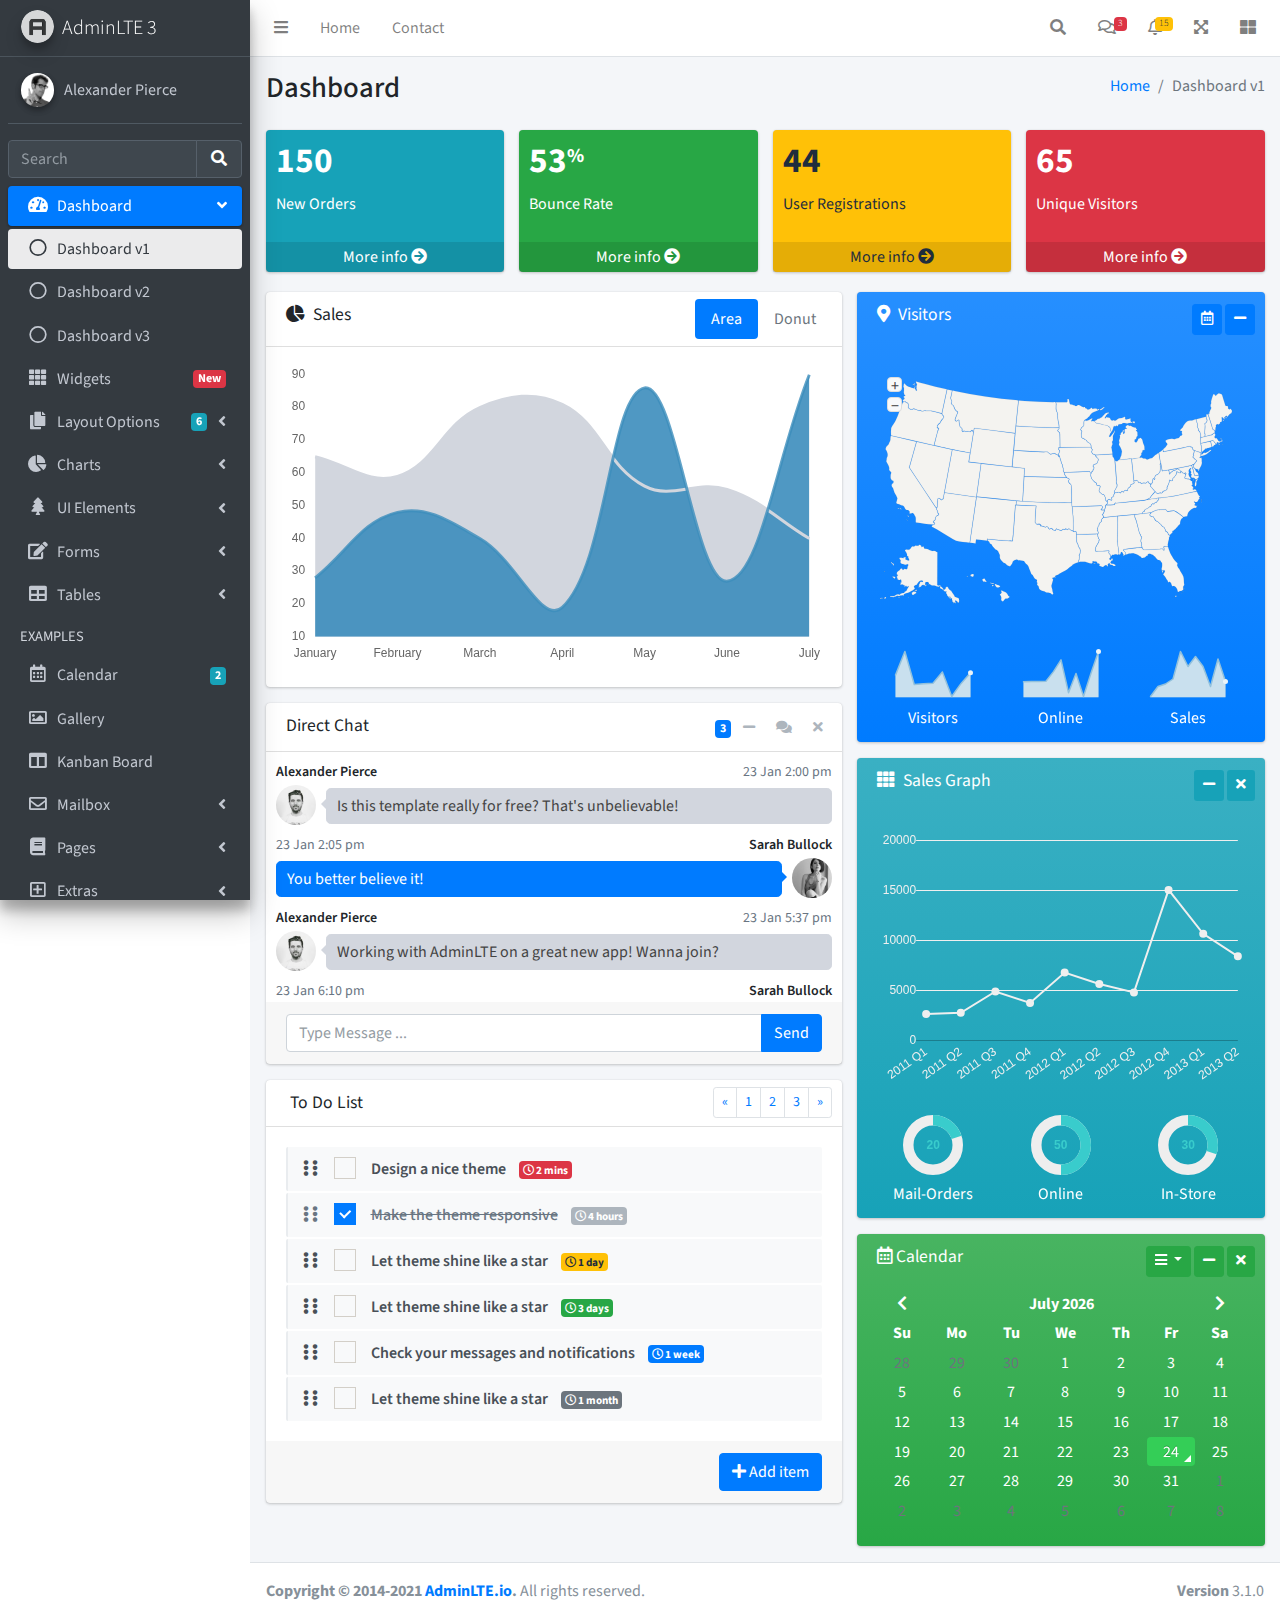
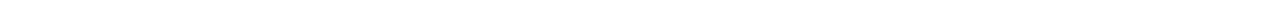
<file: src/main/webapp/resources/admin/index.html>
<!DOCTYPE html>
<html lang="en">
<head>
  <meta charset="utf-8">
  <meta name="viewport" content="width=device-width, initial-scale=1">
  <title>AdminLTE 3 | Dashboard</title>

  <!-- Google Font: Source Sans Pro -->
  <link rel="stylesheet" href="https://fonts.googleapis.com/css?family=Source+Sans+Pro:300,400,400i,700&display=fallback">
  <!-- Font Awesome -->
  <link rel="stylesheet" href="plugins/fontawesome-free/css/all.min.css">
  <!-- Ionicons -->
  <link rel="stylesheet" href="https://code.ionicframework.com/ionicons/2.0.1/css/ionicons.min.css">
  <!-- Tempusdominus Bootstrap 4 -->
  <link rel="stylesheet" href="plugins/tempusdominus-bootstrap-4/css/tempusdominus-bootstrap-4.min.css">
  <!-- iCheck -->
  <link rel="stylesheet" href="plugins/icheck-bootstrap/icheck-bootstrap.min.css">
  <!-- JQVMap -->
  <link rel="stylesheet" href="plugins/jqvmap/jqvmap.min.css">
  <!-- Theme style -->
  <link rel="stylesheet" href="dist/css/adminlte.min.css">
  <!-- overlayScrollbars -->
  <link rel="stylesheet" href="plugins/overlayScrollbars/css/OverlayScrollbars.min.css">
  <!-- Daterange picker -->
  <link rel="stylesheet" href="plugins/daterangepicker/daterangepicker.css">
  <!-- summernote -->
  <link rel="stylesheet" href="plugins/summernote/summernote-bs4.min.css">
</head>
<body class="hold-transition sidebar-mini layout-fixed">
<div class="wrapper">

  <!-- Preloader -->
  <div class="preloader flex-column justify-content-center align-items-center">
    <img class="animation__shake" src="dist/img/AdminLTELogo.png" alt="AdminLTELogo" height="60" width="60">
  </div>

  <!-- Navbar -->
  <nav class="main-header navbar navbar-expand navbar-white navbar-light">
    <!-- Left navbar links -->
    <ul class="navbar-nav">
      <li class="nav-item">
        <a class="nav-link" data-widget="pushmenu" href="#" role="button"><i class="fas fa-bars"></i></a>
      </li>
      <li class="nav-item d-none d-sm-inline-block">
        <a href="index3.html" class="nav-link">Home</a>
      </li>
      <li class="nav-item d-none d-sm-inline-block">
        <a href="#" class="nav-link">Contact</a>
      </li>
    </ul>

    <!-- Right navbar links -->
    <ul class="navbar-nav ml-auto">
      <!-- Navbar Search -->
      <li class="nav-item">
        <a class="nav-link" data-widget="navbar-search" href="#" role="button">
          <i class="fas fa-search"></i>
        </a>
        <div class="navbar-search-block">
          <form class="form-inline">
            <div class="input-group input-group-sm">
              <input class="form-control form-control-navbar" type="search" placeholder="Search" aria-label="Search">
              <div class="input-group-append">
                <button class="btn btn-navbar" type="submit">
                  <i class="fas fa-search"></i>
                </button>
                <button class="btn btn-navbar" type="button" data-widget="navbar-search">
                  <i class="fas fa-times"></i>
                </button>
              </div>
            </div>
          </form>
        </div>
      </li>

      <!-- Messages Dropdown Menu -->
      <li class="nav-item dropdown">
        <a class="nav-link" data-toggle="dropdown" href="#">
          <i class="far fa-comments"></i>
          <span class="badge badge-danger navbar-badge">3</span>
        </a>
        <div class="dropdown-menu dropdown-menu-lg dropdown-menu-right">
          <a href="#" class="dropdown-item">
            <!-- Message Start -->
            <div class="media">
              <img src="dist/img/user1-128x128.jpg" alt="User Avatar" class="img-size-50 mr-3 img-circle">
              <div class="media-body">
                <h3 class="dropdown-item-title">
                  Brad Diesel
                  <span class="float-right text-sm text-danger"><i class="fas fa-star"></i></span>
                </h3>
                <p class="text-sm">Call me whenever you can...</p>
                <p class="text-sm text-muted"><i class="far fa-clock mr-1"></i> 4 Hours Ago</p>
              </div>
            </div>
            <!-- Message End -->
          </a>
          <div class="dropdown-divider"></div>
          <a href="#" class="dropdown-item">
            <!-- Message Start -->
            <div class="media">
              <img src="dist/img/user8-128x128.jpg" alt="User Avatar" class="img-size-50 img-circle mr-3">
              <div class="media-body">
                <h3 class="dropdown-item-title">
                  John Pierce
                  <span class="float-right text-sm text-muted"><i class="fas fa-star"></i></span>
                </h3>
                <p class="text-sm">I got your message bro</p>
                <p class="text-sm text-muted"><i class="far fa-clock mr-1"></i> 4 Hours Ago</p>
              </div>
            </div>
            <!-- Message End -->
          </a>
          <div class="dropdown-divider"></div>
          <a href="#" class="dropdown-item">
            <!-- Message Start -->
            <div class="media">
              <img src="dist/img/user3-128x128.jpg" alt="User Avatar" class="img-size-50 img-circle mr-3">
              <div class="media-body">
                <h3 class="dropdown-item-title">
                  Nora Silvester
                  <span class="float-right text-sm text-warning"><i class="fas fa-star"></i></span>
                </h3>
                <p class="text-sm">The subject goes here</p>
                <p class="text-sm text-muted"><i class="far fa-clock mr-1"></i> 4 Hours Ago</p>
              </div>
            </div>
            <!-- Message End -->
          </a>
          <div class="dropdown-divider"></div>
          <a href="#" class="dropdown-item dropdown-footer">See All Messages</a>
        </div>
      </li>
      <!-- Notifications Dropdown Menu -->
      <li class="nav-item dropdown">
        <a class="nav-link" data-toggle="dropdown" href="#">
          <i class="far fa-bell"></i>
          <span class="badge badge-warning navbar-badge">15</span>
        </a>
        <div class="dropdown-menu dropdown-menu-lg dropdown-menu-right">
          <span class="dropdown-item dropdown-header">15 Notifications</span>
          <div class="dropdown-divider"></div>
          <a href="#" class="dropdown-item">
            <i class="fas fa-envelope mr-2"></i> 4 new messages
            <span class="float-right text-muted text-sm">3 mins</span>
          </a>
          <div class="dropdown-divider"></div>
          <a href="#" class="dropdown-item">
            <i class="fas fa-users mr-2"></i> 8 friend requests
            <span class="float-right text-muted text-sm">12 hours</span>
          </a>
          <div class="dropdown-divider"></div>
          <a href="#" class="dropdown-item">
            <i class="fas fa-file mr-2"></i> 3 new reports
            <span class="float-right text-muted text-sm">2 days</span>
          </a>
          <div class="dropdown-divider"></div>
          <a href="#" class="dropdown-item dropdown-footer">See All Notifications</a>
        </div>
      </li>
      <li class="nav-item">
        <a class="nav-link" data-widget="fullscreen" href="#" role="button">
          <i class="fas fa-expand-arrows-alt"></i>
        </a>
      </li>
      <li class="nav-item">
        <a class="nav-link" data-widget="control-sidebar" data-slide="true" href="#" role="button">
          <i class="fas fa-th-large"></i>
        </a>
      </li>
    </ul>
  </nav>
  <!-- /.navbar -->

  <!-- Main Sidebar Container -->
  <aside class="main-sidebar sidebar-dark-primary elevation-4">
    <!-- Brand Logo -->
    <a href="index3.html" class="brand-link">
      <img src="dist/img/AdminLTELogo.png" alt="AdminLTE Logo" class="brand-image img-circle elevation-3" style="opacity: .8">
      <span class="brand-text font-weight-light">AdminLTE 3</span>
    </a>

    <!-- Sidebar -->
    <div class="sidebar">
      <!-- Sidebar user panel (optional) -->
      <div class="user-panel mt-3 pb-3 mb-3 d-flex">
        <div class="image">
          <img src="dist/img/user2-160x160.jpg" class="img-circle elevation-2" alt="User Image">
        </div>
        <div class="info">
          <a href="#" class="d-block">Alexander Pierce</a>
        </div>
      </div>

      <!-- SidebarSearch Form -->
      <div class="form-inline">
        <div class="input-group" data-widget="sidebar-search">
          <input class="form-control form-control-sidebar" type="search" placeholder="Search" aria-label="Search">
          <div class="input-group-append">
            <button class="btn btn-sidebar">
              <i class="fas fa-search fa-fw"></i>
            </button>
          </div>
        </div>
      </div>

      <!-- Sidebar Menu -->
      <nav class="mt-2">
        <ul class="nav nav-pills nav-sidebar flex-column" data-widget="treeview" role="menu" data-accordion="false">
          <!-- Add icons to the links using the .nav-icon class
               with font-awesome or any other icon font library -->
          <li class="nav-item menu-open">
            <a href="#" class="nav-link active">
              <i class="nav-icon fas fa-tachometer-alt"></i>
              <p>
                Dashboard
                <i class="right fas fa-angle-left"></i>
              </p>
            </a>
            <ul class="nav nav-treeview">
              <li class="nav-item">
                <a href="./index.html" class="nav-link active">
                  <i class="far fa-circle nav-icon"></i>
                  <p>Dashboard v1</p>
                </a>
              </li>
              <li class="nav-item">
                <a href="./index2.html" class="nav-link">
                  <i class="far fa-circle nav-icon"></i>
                  <p>Dashboard v2</p>
                </a>
              </li>
              <li class="nav-item">
                <a href="./index3.html" class="nav-link">
                  <i class="far fa-circle nav-icon"></i>
                  <p>Dashboard v3</p>
                </a>
              </li>
            </ul>
          </li>
          <li class="nav-item">
            <a href="pages/widgets.html" class="nav-link">
              <i class="nav-icon fas fa-th"></i>
              <p>
                Widgets
                <span class="right badge badge-danger">New</span>
              </p>
            </a>
          </li>
          <li class="nav-item">
            <a href="#" class="nav-link">
              <i class="nav-icon fas fa-copy"></i>
              <p>
                Layout Options
                <i class="fas fa-angle-left right"></i>
                <span class="badge badge-info right">6</span>
              </p>
            </a>
            <ul class="nav nav-treeview">
              <li class="nav-item">
                <a href="pages/layout/top-nav.html" class="nav-link">
                  <i class="far fa-circle nav-icon"></i>
                  <p>Top Navigation</p>
                </a>
              </li>
              <li class="nav-item">
                <a href="pages/layout/top-nav-sidebar.html" class="nav-link">
                  <i class="far fa-circle nav-icon"></i>
                  <p>Top Navigation + Sidebar</p>
                </a>
              </li>
              <li class="nav-item">
                <a href="pages/layout/boxed.html" class="nav-link">
                  <i class="far fa-circle nav-icon"></i>
                  <p>Boxed</p>
                </a>
              </li>
              <li class="nav-item">
                <a href="pages/layout/fixed-sidebar.html" class="nav-link">
                  <i class="far fa-circle nav-icon"></i>
                  <p>Fixed Sidebar</p>
                </a>
              </li>
              <li class="nav-item">
                <a href="pages/layout/fixed-sidebar-custom.html" class="nav-link">
                  <i class="far fa-circle nav-icon"></i>
                  <p>Fixed Sidebar <small>+ Custom Area</small></p>
                </a>
              </li>
              <li class="nav-item">
                <a href="pages/layout/fixed-topnav.html" class="nav-link">
                  <i class="far fa-circle nav-icon"></i>
                  <p>Fixed Navbar</p>
                </a>
              </li>
              <li class="nav-item">
                <a href="pages/layout/fixed-footer.html" class="nav-link">
                  <i class="far fa-circle nav-icon"></i>
                  <p>Fixed Footer</p>
                </a>
              </li>
              <li class="nav-item">
                <a href="pages/layout/collapsed-sidebar.html" class="nav-link">
                  <i class="far fa-circle nav-icon"></i>
                  <p>Collapsed Sidebar</p>
                </a>
              </li>
            </ul>
          </li>
          <li class="nav-item">
            <a href="#" class="nav-link">
              <i class="nav-icon fas fa-chart-pie"></i>
              <p>
                Charts
                <i class="right fas fa-angle-left"></i>
              </p>
            </a>
            <ul class="nav nav-treeview">
              <li class="nav-item">
                <a href="pages/charts/chartjs.html" class="nav-link">
                  <i class="far fa-circle nav-icon"></i>
                  <p>ChartJS</p>
                </a>
              </li>
              <li class="nav-item">
                <a href="pages/charts/flot.html" class="nav-link">
                  <i class="far fa-circle nav-icon"></i>
                  <p>Flot</p>
                </a>
              </li>
              <li class="nav-item">
                <a href="pages/charts/inline.html" class="nav-link">
                  <i class="far fa-circle nav-icon"></i>
                  <p>Inline</p>
                </a>
              </li>
              <li class="nav-item">
                <a href="pages/charts/uplot.html" class="nav-link">
                  <i class="far fa-circle nav-icon"></i>
                  <p>uPlot</p>
                </a>
              </li>
            </ul>
          </li>
          <li class="nav-item">
            <a href="#" class="nav-link">
              <i class="nav-icon fas fa-tree"></i>
              <p>
                UI Elements
                <i class="fas fa-angle-left right"></i>
              </p>
            </a>
            <ul class="nav nav-treeview">
              <li class="nav-item">
                <a href="pages/UI/general.html" class="nav-link">
                  <i class="far fa-circle nav-icon"></i>
                  <p>General</p>
                </a>
              </li>
              <li class="nav-item">
                <a href="pages/UI/icons.html" class="nav-link">
                  <i class="far fa-circle nav-icon"></i>
                  <p>Icons</p>
                </a>
              </li>
              <li class="nav-item">
                <a href="pages/UI/buttons.html" class="nav-link">
                  <i class="far fa-circle nav-icon"></i>
                  <p>Buttons</p>
                </a>
              </li>
              <li class="nav-item">
                <a href="pages/UI/sliders.html" class="nav-link">
                  <i class="far fa-circle nav-icon"></i>
                  <p>Sliders</p>
                </a>
              </li>
              <li class="nav-item">
                <a href="pages/UI/modals.html" class="nav-link">
                  <i class="far fa-circle nav-icon"></i>
                  <p>Modals & Alerts</p>
                </a>
              </li>
              <li class="nav-item">
                <a href="pages/UI/navbar.html" class="nav-link">
                  <i class="far fa-circle nav-icon"></i>
                  <p>Navbar & Tabs</p>
                </a>
              </li>
              <li class="nav-item">
                <a href="pages/UI/timeline.html" class="nav-link">
                  <i class="far fa-circle nav-icon"></i>
                  <p>Timeline</p>
                </a>
              </li>
              <li class="nav-item">
                <a href="pages/UI/ribbons.html" class="nav-link">
                  <i class="far fa-circle nav-icon"></i>
                  <p>Ribbons</p>
                </a>
              </li>
            </ul>
          </li>
          <li class="nav-item">
            <a href="#" class="nav-link">
              <i class="nav-icon fas fa-edit"></i>
              <p>
                Forms
                <i class="fas fa-angle-left right"></i>
              </p>
            </a>
            <ul class="nav nav-treeview">
              <li class="nav-item">
                <a href="pages/forms/general.html" class="nav-link">
                  <i class="far fa-circle nav-icon"></i>
                  <p>General Elements</p>
                </a>
              </li>
              <li class="nav-item">
                <a href="pages/forms/advanced.html" class="nav-link">
                  <i class="far fa-circle nav-icon"></i>
                  <p>Advanced Elements</p>
                </a>
              </li>
              <li class="nav-item">
                <a href="pages/forms/editors.html" class="nav-link">
                  <i class="far fa-circle nav-icon"></i>
                  <p>Editors</p>
                </a>
              </li>
              <li class="nav-item">
                <a href="pages/forms/validation.html" class="nav-link">
                  <i class="far fa-circle nav-icon"></i>
                  <p>Validation</p>
                </a>
              </li>
            </ul>
          </li>
          <li class="nav-item">
            <a href="#" class="nav-link">
              <i class="nav-icon fas fa-table"></i>
              <p>
                Tables
                <i class="fas fa-angle-left right"></i>
              </p>
            </a>
            <ul class="nav nav-treeview">
              <li class="nav-item">
                <a href="pages/tables/simple.html" class="nav-link">
                  <i class="far fa-circle nav-icon"></i>
                  <p>Simple Tables</p>
                </a>
              </li>
              <li class="nav-item">
                <a href="pages/tables/data.html" class="nav-link">
                  <i class="far fa-circle nav-icon"></i>
                  <p>DataTables</p>
                </a>
              </li>
              <li class="nav-item">
                <a href="pages/tables/jsgrid.html" class="nav-link">
                  <i class="far fa-circle nav-icon"></i>
                  <p>jsGrid</p>
                </a>
              </li>
            </ul>
          </li>
          <li class="nav-header">EXAMPLES</li>
          <li class="nav-item">
            <a href="pages/calendar.html" class="nav-link">
              <i class="nav-icon far fa-calendar-alt"></i>
              <p>
                Calendar
                <span class="badge badge-info right">2</span>
              </p>
            </a>
          </li>
          <li class="nav-item">
            <a href="pages/gallery.html" class="nav-link">
              <i class="nav-icon far fa-image"></i>
              <p>
                Gallery
              </p>
            </a>
          </li>
          <li class="nav-item">
            <a href="pages/kanban.html" class="nav-link">
              <i class="nav-icon fas fa-columns"></i>
              <p>
                Kanban Board
              </p>
            </a>
          </li>
          <li class="nav-item">
            <a href="#" class="nav-link">
              <i class="nav-icon far fa-envelope"></i>
              <p>
                Mailbox
                <i class="fas fa-angle-left right"></i>
              </p>
            </a>
            <ul class="nav nav-treeview">
              <li class="nav-item">
                <a href="pages/mailbox/mailbox.html" class="nav-link">
                  <i class="far fa-circle nav-icon"></i>
                  <p>Inbox</p>
                </a>
              </li>
              <li class="nav-item">
                <a href="pages/mailbox/compose.html" class="nav-link">
                  <i class="far fa-circle nav-icon"></i>
                  <p>Compose</p>
                </a>
              </li>
              <li class="nav-item">
                <a href="pages/mailbox/read-mail.html" class="nav-link">
                  <i class="far fa-circle nav-icon"></i>
                  <p>Read</p>
                </a>
              </li>
            </ul>
          </li>
          <li class="nav-item">
            <a href="#" class="nav-link">
              <i class="nav-icon fas fa-book"></i>
              <p>
                Pages
                <i class="fas fa-angle-left right"></i>
              </p>
            </a>
            <ul class="nav nav-treeview">
              <li class="nav-item">
                <a href="pages/examples/invoice.html" class="nav-link">
                  <i class="far fa-circle nav-icon"></i>
                  <p>Invoice</p>
                </a>
              </li>
              <li class="nav-item">
                <a href="pages/examples/profile.html" class="nav-link">
                  <i class="far fa-circle nav-icon"></i>
                  <p>Profile</p>
                </a>
              </li>
              <li class="nav-item">
                <a href="pages/examples/e-commerce.html" class="nav-link">
                  <i class="far fa-circle nav-icon"></i>
                  <p>E-commerce</p>
                </a>
              </li>
              <li class="nav-item">
                <a href="pages/examples/projects.html" class="nav-link">
                  <i class="far fa-circle nav-icon"></i>
                  <p>Projects</p>
                </a>
              </li>
              <li class="nav-item">
                <a href="pages/examples/project-add.html" class="nav-link">
                  <i class="far fa-circle nav-icon"></i>
                  <p>Project Add</p>
                </a>
              </li>
              <li class="nav-item">
                <a href="pages/examples/project-edit.html" class="nav-link">
                  <i class="far fa-circle nav-icon"></i>
                  <p>Project Edit</p>
                </a>
              </li>
              <li class="nav-item">
                <a href="pages/examples/project-detail.html" class="nav-link">
                  <i class="far fa-circle nav-icon"></i>
                  <p>Project Detail</p>
                </a>
              </li>
              <li class="nav-item">
                <a href="pages/examples/contacts.html" class="nav-link">
                  <i class="far fa-circle nav-icon"></i>
                  <p>Contacts</p>
                </a>
              </li>
              <li class="nav-item">
                <a href="pages/examples/faq.html" class="nav-link">
                  <i class="far fa-circle nav-icon"></i>
                  <p>FAQ</p>
                </a>
              </li>
              <li class="nav-item">
                <a href="pages/examples/contact-us.html" class="nav-link">
                  <i class="far fa-circle nav-icon"></i>
                  <p>Contact us</p>
                </a>
              </li>
            </ul>
          </li>
          <li class="nav-item">
            <a href="#" class="nav-link">
              <i class="nav-icon far fa-plus-square"></i>
              <p>
                Extras
                <i class="fas fa-angle-left right"></i>
              </p>
            </a>
            <ul class="nav nav-treeview">
              <li class="nav-item">
                <a href="#" class="nav-link">
                  <i class="far fa-circle nav-icon"></i>
                  <p>
                    Login & Register v1
                    <i class="fas fa-angle-left right"></i>
                  </p>
                </a>
                <ul class="nav nav-treeview">
                  <li class="nav-item">
                    <a href="pages/examples/login.html" class="nav-link">
                      <i class="far fa-circle nav-icon"></i>
                      <p>Login v1</p>
                    </a>
                  </li>
                  <li class="nav-item">
                    <a href="pages/examples/register.html" class="nav-link">
                      <i class="far fa-circle nav-icon"></i>
                      <p>Register v1</p>
                    </a>
                  </li>
                  <li class="nav-item">
                    <a href="pages/examples/forgot-password.html" class="nav-link">
                      <i class="far fa-circle nav-icon"></i>
                      <p>Forgot Password v1</p>
                    </a>
                  </li>
                  <li class="nav-item">
                    <a href="pages/examples/recover-password.html" class="nav-link">
                      <i class="far fa-circle nav-icon"></i>
                      <p>Recover Password v1</p>
                    </a>
                  </li>
                </ul>
              </li>
              <li class="nav-item">
                <a href="#" class="nav-link">
                  <i class="far fa-circle nav-icon"></i>
                  <p>
                    Login & Register v2
                    <i class="fas fa-angle-left right"></i>
                  </p>
                </a>
                <ul class="nav nav-treeview">
                  <li class="nav-item">
                    <a href="pages/examples/login-v2.html" class="nav-link">
                      <i class="far fa-circle nav-icon"></i>
                      <p>Login v2</p>
                    </a>
                  </li>
                  <li class="nav-item">
                    <a href="pages/examples/register-v2.html" class="nav-link">
                      <i class="far fa-circle nav-icon"></i>
                      <p>Register v2</p>
                    </a>
                  </li>
                  <li class="nav-item">
                    <a href="pages/examples/forgot-password-v2.html" class="nav-link">
                      <i class="far fa-circle nav-icon"></i>
                      <p>Forgot Password v2</p>
                    </a>
                  </li>
                  <li class="nav-item">
                    <a href="pages/examples/recover-password-v2.html" class="nav-link">
                      <i class="far fa-circle nav-icon"></i>
                      <p>Recover Password v2</p>
                    </a>
                  </li>
                </ul>
              </li>
              <li class="nav-item">
                <a href="pages/examples/lockscreen.html" class="nav-link">
                  <i class="far fa-circle nav-icon"></i>
                  <p>Lockscreen</p>
                </a>
              </li>
              <li class="nav-item">
                <a href="pages/examples/legacy-user-menu.html" class="nav-link">
                  <i class="far fa-circle nav-icon"></i>
                  <p>Legacy User Menu</p>
                </a>
              </li>
              <li class="nav-item">
                <a href="pages/examples/language-menu.html" class="nav-link">
                  <i class="far fa-circle nav-icon"></i>
                  <p>Language Menu</p>
                </a>
              </li>
              <li class="nav-item">
                <a href="pages/examples/404.html" class="nav-link">
                  <i class="far fa-circle nav-icon"></i>
                  <p>Error 404</p>
                </a>
              </li>
              <li class="nav-item">
                <a href="pages/examples/500.html" class="nav-link">
                  <i class="far fa-circle nav-icon"></i>
                  <p>Error 500</p>
                </a>
              </li>
              <li class="nav-item">
                <a href="pages/examples/pace.html" class="nav-link">
                  <i class="far fa-circle nav-icon"></i>
                  <p>Pace</p>
                </a>
              </li>
              <li class="nav-item">
                <a href="pages/examples/blank.html" class="nav-link">
                  <i class="far fa-circle nav-icon"></i>
                  <p>Blank Page</p>
                </a>
              </li>
              <li class="nav-item">
                <a href="starter.html" class="nav-link">
                  <i class="far fa-circle nav-icon"></i>
                  <p>Starter Page</p>
                </a>
              </li>
            </ul>
          </li>
          <li class="nav-item">
            <a href="#" class="nav-link">
              <i class="nav-icon fas fa-search"></i>
              <p>
                Search
                <i class="fas fa-angle-left right"></i>
              </p>
            </a>
            <ul class="nav nav-treeview">
              <li class="nav-item">
                <a href="pages/search/simple.html" class="nav-link">
                  <i class="far fa-circle nav-icon"></i>
                  <p>Simple Search</p>
                </a>
              </li>
              <li class="nav-item">
                <a href="pages/search/enhanced.html" class="nav-link">
                  <i class="far fa-circle nav-icon"></i>
                  <p>Enhanced</p>
                </a>
              </li>
            </ul>
          </li>
          <li class="nav-header">MISCELLANEOUS</li>
          <li class="nav-item">
            <a href="iframe.html" class="nav-link">
              <i class="nav-icon fas fa-ellipsis-h"></i>
              <p>Tabbed IFrame Plugin</p>
            </a>
          </li>
          <li class="nav-item">
            <a href="https://adminlte.io/docs/3.1/" class="nav-link">
              <i class="nav-icon fas fa-file"></i>
              <p>Documentation</p>
            </a>
          </li>
          <li class="nav-header">MULTI LEVEL EXAMPLE</li>
          <li class="nav-item">
            <a href="#" class="nav-link">
              <i class="fas fa-circle nav-icon"></i>
              <p>Level 1</p>
            </a>
          </li>
          <li class="nav-item">
            <a href="#" class="nav-link">
              <i class="nav-icon fas fa-circle"></i>
              <p>
                Level 1
                <i class="right fas fa-angle-left"></i>
              </p>
            </a>
            <ul class="nav nav-treeview">
              <li class="nav-item">
                <a href="#" class="nav-link">
                  <i class="far fa-circle nav-icon"></i>
                  <p>Level 2</p>
                </a>
              </li>
              <li class="nav-item">
                <a href="#" class="nav-link">
                  <i class="far fa-circle nav-icon"></i>
                  <p>
                    Level 2
                    <i class="right fas fa-angle-left"></i>
                  </p>
                </a>
                <ul class="nav nav-treeview">
                  <li class="nav-item">
                    <a href="#" class="nav-link">
                      <i class="far fa-dot-circle nav-icon"></i>
                      <p>Level 3</p>
                    </a>
                  </li>
                  <li class="nav-item">
                    <a href="#" class="nav-link">
                      <i class="far fa-dot-circle nav-icon"></i>
                      <p>Level 3</p>
                    </a>
                  </li>
                  <li class="nav-item">
                    <a href="#" class="nav-link">
                      <i class="far fa-dot-circle nav-icon"></i>
                      <p>Level 3</p>
                    </a>
                  </li>
                </ul>
              </li>
              <li class="nav-item">
                <a href="#" class="nav-link">
                  <i class="far fa-circle nav-icon"></i>
                  <p>Level 2</p>
                </a>
              </li>
            </ul>
          </li>
          <li class="nav-item">
            <a href="#" class="nav-link">
              <i class="fas fa-circle nav-icon"></i>
              <p>Level 1</p>
            </a>
          </li>
          <li class="nav-header">LABELS</li>
          <li class="nav-item">
            <a href="#" class="nav-link">
              <i class="nav-icon far fa-circle text-danger"></i>
              <p class="text">Important</p>
            </a>
          </li>
          <li class="nav-item">
            <a href="#" class="nav-link">
              <i class="nav-icon far fa-circle text-warning"></i>
              <p>Warning</p>
            </a>
          </li>
          <li class="nav-item">
            <a href="#" class="nav-link">
              <i class="nav-icon far fa-circle text-info"></i>
              <p>Informational</p>
            </a>
          </li>
        </ul>
      </nav>
      <!-- /.sidebar-menu -->
    </div>
    <!-- /.sidebar -->
  </aside>

  <!-- Content Wrapper. Contains page content -->
  <div class="content-wrapper">
    <!-- Content Header (Page header) -->
    <div class="content-header">
      <div class="container-fluid">
        <div class="row mb-2">
          <div class="col-sm-6">
            <h1 class="m-0">Dashboard</h1>
          </div><!-- /.col -->
          <div class="col-sm-6">
            <ol class="breadcrumb float-sm-right">
              <li class="breadcrumb-item"><a href="#">Home</a></li>
              <li class="breadcrumb-item active">Dashboard v1</li>
            </ol>
          </div><!-- /.col -->
        </div><!-- /.row -->
      </div><!-- /.container-fluid -->
    </div>
    <!-- /.content-header -->

    <!-- Main content -->
    <section class="content">
      <div class="container-fluid">
        <!-- Small boxes (Stat box) -->
        <div class="row">
          <div class="col-lg-3 col-6">
            <!-- small box -->
            <div class="small-box bg-info">
              <div class="inner">
                <h3>150</h3>

                <p>New Orders</p>
              </div>
              <div class="icon">
                <i class="ion ion-bag"></i>
              </div>
              <a href="#" class="small-box-footer">More info <i class="fas fa-arrow-circle-right"></i></a>
            </div>
          </div>
          <!-- ./col -->
          <div class="col-lg-3 col-6">
            <!-- small box -->
            <div class="small-box bg-success">
              <div class="inner">
                <h3>53<sup style="font-size: 20px">%</sup></h3>

                <p>Bounce Rate</p>
              </div>
              <div class="icon">
                <i class="ion ion-stats-bars"></i>
              </div>
              <a href="#" class="small-box-footer">More info <i class="fas fa-arrow-circle-right"></i></a>
            </div>
          </div>
          <!-- ./col -->
          <div class="col-lg-3 col-6">
            <!-- small box -->
            <div class="small-box bg-warning">
              <div class="inner">
                <h3>44</h3>

                <p>User Registrations</p>
              </div>
              <div class="icon">
                <i class="ion ion-person-add"></i>
              </div>
              <a href="#" class="small-box-footer">More info <i class="fas fa-arrow-circle-right"></i></a>
            </div>
          </div>
          <!-- ./col -->
          <div class="col-lg-3 col-6">
            <!-- small box -->
            <div class="small-box bg-danger">
              <div class="inner">
                <h3>65</h3>

                <p>Unique Visitors</p>
              </div>
              <div class="icon">
                <i class="ion ion-pie-graph"></i>
              </div>
              <a href="#" class="small-box-footer">More info <i class="fas fa-arrow-circle-right"></i></a>
            </div>
          </div>
          <!-- ./col -->
        </div>
        <!-- /.row -->
        <!-- Main row -->
        <div class="row">
          <!-- Left col -->
          <section class="col-lg-7 connectedSortable">
            <!-- Custom tabs (Charts with tabs)-->
            <div class="card">
              <div class="card-header">
                <h3 class="card-title">
                  <i class="fas fa-chart-pie mr-1"></i>
                  Sales
                </h3>
                <div class="card-tools">
                  <ul class="nav nav-pills ml-auto">
                    <li class="nav-item">
                      <a class="nav-link active" href="#revenue-chart" data-toggle="tab">Area</a>
                    </li>
                    <li class="nav-item">
                      <a class="nav-link" href="#sales-chart" data-toggle="tab">Donut</a>
                    </li>
                  </ul>
                </div>
              </div><!-- /.card-header -->
              <div class="card-body">
                <div class="tab-content p-0">
                  <!-- Morris chart - Sales -->
                  <div class="chart tab-pane active" id="revenue-chart"
                       style="position: relative; height: 300px;">
                      <canvas id="revenue-chart-canvas" height="300" style="height: 300px;"></canvas>
                   </div>
                  <div class="chart tab-pane" id="sales-chart" style="position: relative; height: 300px;">
                    <canvas id="sales-chart-canvas" height="300" style="height: 300px;"></canvas>
                  </div>
                </div>
              </div><!-- /.card-body -->
            </div>
            <!-- /.card -->

            <!-- DIRECT CHAT -->
            <div class="card direct-chat direct-chat-primary">
              <div class="card-header">
                <h3 class="card-title">Direct Chat</h3>

                <div class="card-tools">
                  <span title="3 New Messages" class="badge badge-primary">3</span>
                  <button type="button" class="btn btn-tool" data-card-widget="collapse">
                    <i class="fas fa-minus"></i>
                  </button>
                  <button type="button" class="btn btn-tool" title="Contacts" data-widget="chat-pane-toggle">
                    <i class="fas fa-comments"></i>
                  </button>
                  <button type="button" class="btn btn-tool" data-card-widget="remove">
                    <i class="fas fa-times"></i>
                  </button>
                </div>
              </div>
              <!-- /.card-header -->
              <div class="card-body">
                <!-- Conversations are loaded here -->
                <div class="direct-chat-messages">
                  <!-- Message. Default to the left -->
                  <div class="direct-chat-msg">
                    <div class="direct-chat-infos clearfix">
                      <span class="direct-chat-name float-left">Alexander Pierce</span>
                      <span class="direct-chat-timestamp float-right">23 Jan 2:00 pm</span>
                    </div>
                    <!-- /.direct-chat-infos -->
                    <img class="direct-chat-img" src="dist/img/user1-128x128.jpg" alt="message user image">
                    <!-- /.direct-chat-img -->
                    <div class="direct-chat-text">
                      Is this template really for free? That's unbelievable!
                    </div>
                    <!-- /.direct-chat-text -->
                  </div>
                  <!-- /.direct-chat-msg -->

                  <!-- Message to the right -->
                  <div class="direct-chat-msg right">
                    <div class="direct-chat-infos clearfix">
                      <span class="direct-chat-name float-right">Sarah Bullock</span>
                      <span class="direct-chat-timestamp float-left">23 Jan 2:05 pm</span>
                    </div>
                    <!-- /.direct-chat-infos -->
                    <img class="direct-chat-img" src="dist/img/user3-128x128.jpg" alt="message user image">
                    <!-- /.direct-chat-img -->
                    <div class="direct-chat-text">
                      You better believe it!
                    </div>
                    <!-- /.direct-chat-text -->
                  </div>
                  <!-- /.direct-chat-msg -->

                  <!-- Message. Default to the left -->
                  <div class="direct-chat-msg">
                    <div class="direct-chat-infos clearfix">
                      <span class="direct-chat-name float-left">Alexander Pierce</span>
                      <span class="direct-chat-timestamp float-right">23 Jan 5:37 pm</span>
                    </div>
                    <!-- /.direct-chat-infos -->
                    <img class="direct-chat-img" src="dist/img/user1-128x128.jpg" alt="message user image">
                    <!-- /.direct-chat-img -->
                    <div class="direct-chat-text">
                      Working with AdminLTE on a great new app! Wanna join?
                    </div>
                    <!-- /.direct-chat-text -->
                  </div>
                  <!-- /.direct-chat-msg -->

                  <!-- Message to the right -->
                  <div class="direct-chat-msg right">
                    <div class="direct-chat-infos clearfix">
                      <span class="direct-chat-name float-right">Sarah Bullock</span>
                      <span class="direct-chat-timestamp float-left">23 Jan 6:10 pm</span>
                    </div>
                    <!-- /.direct-chat-infos -->
                    <img class="direct-chat-img" src="dist/img/user3-128x128.jpg" alt="message user image">
                    <!-- /.direct-chat-img -->
                    <div class="direct-chat-text">
                      I would love to.
                    </div>
                    <!-- /.direct-chat-text -->
                  </div>
                  <!-- /.direct-chat-msg -->

                </div>
                <!--/.direct-chat-messages-->

                <!-- Contacts are loaded here -->
                <div class="direct-chat-contacts">
                  <ul class="contacts-list">
                    <li>
                      <a href="#">
                        <img class="contacts-list-img" src="dist/img/user1-128x128.jpg" alt="User Avatar">

                        <div class="contacts-list-info">
                          <span class="contacts-list-name">
                            Count Dracula
                            <small class="contacts-list-date float-right">2/28/2015</small>
                          </span>
                          <span class="contacts-list-msg">How have you been? I was...</span>
                        </div>
                        <!-- /.contacts-list-info -->
                      </a>
                    </li>
                    <!-- End Contact Item -->
                    <li>
                      <a href="#">
                        <img class="contacts-list-img" src="dist/img/user7-128x128.jpg" alt="User Avatar">

                        <div class="contacts-list-info">
                          <span class="contacts-list-name">
                            Sarah Doe
                            <small class="contacts-list-date float-right">2/23/2015</small>
                          </span>
                          <span class="contacts-list-msg">I will be waiting for...</span>
                        </div>
                        <!-- /.contacts-list-info -->
                      </a>
                    </li>
                    <!-- End Contact Item -->
                    <li>
                      <a href="#">
                        <img class="contacts-list-img" src="dist/img/user3-128x128.jpg" alt="User Avatar">

                        <div class="contacts-list-info">
                          <span class="contacts-list-name">
                            Nadia Jolie
                            <small class="contacts-list-date float-right">2/20/2015</small>
                          </span>
                          <span class="contacts-list-msg">I'll call you back at...</span>
                        </div>
                        <!-- /.contacts-list-info -->
                      </a>
                    </li>
                    <!-- End Contact Item -->
                    <li>
                      <a href="#">
                        <img class="contacts-list-img" src="dist/img/user5-128x128.jpg" alt="User Avatar">

                        <div class="contacts-list-info">
                          <span class="contacts-list-name">
                            Nora S. Vans
                            <small class="contacts-list-date float-right">2/10/2015</small>
                          </span>
                          <span class="contacts-list-msg">Where is your new...</span>
                        </div>
                        <!-- /.contacts-list-info -->
                      </a>
                    </li>
                    <!-- End Contact Item -->
                    <li>
                      <a href="#">
                        <img class="contacts-list-img" src="dist/img/user6-128x128.jpg" alt="User Avatar">

                        <div class="contacts-list-info">
                          <span class="contacts-list-name">
                            John K.
                            <small class="contacts-list-date float-right">1/27/2015</small>
                          </span>
                          <span class="contacts-list-msg">Can I take a look at...</span>
                        </div>
                        <!-- /.contacts-list-info -->
                      </a>
                    </li>
                    <!-- End Contact Item -->
                    <li>
                      <a href="#">
                        <img class="contacts-list-img" src="dist/img/user8-128x128.jpg" alt="User Avatar">

                        <div class="contacts-list-info">
                          <span class="contacts-list-name">
                            Kenneth M.
                            <small class="contacts-list-date float-right">1/4/2015</small>
                          </span>
                          <span class="contacts-list-msg">Never mind I found...</span>
                        </div>
                        <!-- /.contacts-list-info -->
                      </a>
                    </li>
                    <!-- End Contact Item -->
                  </ul>
                  <!-- /.contacts-list -->
                </div>
                <!-- /.direct-chat-pane -->
              </div>
              <!-- /.card-body -->
              <div class="card-footer">
                <form action="#" method="post">
                  <div class="input-group">
                    <input type="text" name="message" placeholder="Type Message ..." class="form-control">
                    <span class="input-group-append">
                      <button type="button" class="btn btn-primary">Send</button>
                    </span>
                  </div>
                </form>
              </div>
              <!-- /.card-footer-->
            </div>
            <!--/.direct-chat -->

            <!-- TO DO List -->
            <div class="card">
              <div class="card-header">
                <h3 class="card-title">
                  <i class="ion ion-clipboard mr-1"></i>
                  To Do List
                </h3>

                <div class="card-tools">
                  <ul class="pagination pagination-sm">
                    <li class="page-item"><a href="#" class="page-link">&laquo;</a></li>
                    <li class="page-item"><a href="#" class="page-link">1</a></li>
                    <li class="page-item"><a href="#" class="page-link">2</a></li>
                    <li class="page-item"><a href="#" class="page-link">3</a></li>
                    <li class="page-item"><a href="#" class="page-link">&raquo;</a></li>
                  </ul>
                </div>
              </div>
              <!-- /.card-header -->
              <div class="card-body">
                <ul class="todo-list" data-widget="todo-list">
                  <li>
                    <!-- drag handle -->
                    <span class="handle">
                      <i class="fas fa-ellipsis-v"></i>
                      <i class="fas fa-ellipsis-v"></i>
                    </span>
                    <!-- checkbox -->
                    <div  class="icheck-primary d-inline ml-2">
                      <input type="checkbox" value="" name="todo1" id="todoCheck1">
                      <label for="todoCheck1"></label>
                    </div>
                    <!-- todo text -->
                    <span class="text">Design a nice theme</span>
                    <!-- Emphasis label -->
                    <small class="badge badge-danger"><i class="far fa-clock"></i> 2 mins</small>
                    <!-- General tools such as edit or delete-->
                    <div class="tools">
                      <i class="fas fa-edit"></i>
                      <i class="fas fa-trash-o"></i>
                    </div>
                  </li>
                  <li>
                    <span class="handle">
                      <i class="fas fa-ellipsis-v"></i>
                      <i class="fas fa-ellipsis-v"></i>
                    </span>
                    <div  class="icheck-primary d-inline ml-2">
                      <input type="checkbox" value="" name="todo2" id="todoCheck2" checked>
                      <label for="todoCheck2"></label>
                    </div>
                    <span class="text">Make the theme responsive</span>
                    <small class="badge badge-info"><i class="far fa-clock"></i> 4 hours</small>
                    <div class="tools">
                      <i class="fas fa-edit"></i>
                      <i class="fas fa-trash-o"></i>
                    </div>
                  </li>
                  <li>
                    <span class="handle">
                      <i class="fas fa-ellipsis-v"></i>
                      <i class="fas fa-ellipsis-v"></i>
                    </span>
                    <div  class="icheck-primary d-inline ml-2">
                      <input type="checkbox" value="" name="todo3" id="todoCheck3">
                      <label for="todoCheck3"></label>
                    </div>
                    <span class="text">Let theme shine like a star</span>
                    <small class="badge badge-warning"><i class="far fa-clock"></i> 1 day</small>
                    <div class="tools">
                      <i class="fas fa-edit"></i>
                      <i class="fas fa-trash-o"></i>
                    </div>
                  </li>
                  <li>
                    <span class="handle">
                      <i class="fas fa-ellipsis-v"></i>
                      <i class="fas fa-ellipsis-v"></i>
                    </span>
                    <div  class="icheck-primary d-inline ml-2">
                      <input type="checkbox" value="" name="todo4" id="todoCheck4">
                      <label for="todoCheck4"></label>
                    </div>
                    <span class="text">Let theme shine like a star</span>
                    <small class="badge badge-success"><i class="far fa-clock"></i> 3 days</small>
                    <div class="tools">
                      <i class="fas fa-edit"></i>
                      <i class="fas fa-trash-o"></i>
                    </div>
                  </li>
                  <li>
                    <span class="handle">
                      <i class="fas fa-ellipsis-v"></i>
                      <i class="fas fa-ellipsis-v"></i>
                    </span>
                    <div  class="icheck-primary d-inline ml-2">
                      <input type="checkbox" value="" name="todo5" id="todoCheck5">
                      <label for="todoCheck5"></label>
                    </div>
                    <span class="text">Check your messages and notifications</span>
                    <small class="badge badge-primary"><i class="far fa-clock"></i> 1 week</small>
                    <div class="tools">
                      <i class="fas fa-edit"></i>
                      <i class="fas fa-trash-o"></i>
                    </div>
                  </li>
                  <li>
                    <span class="handle">
                      <i class="fas fa-ellipsis-v"></i>
                      <i class="fas fa-ellipsis-v"></i>
                    </span>
                    <div  class="icheck-primary d-inline ml-2">
                      <input type="checkbox" value="" name="todo6" id="todoCheck6">
                      <label for="todoCheck6"></label>
                    </div>
                    <span class="text">Let theme shine like a star</span>
                    <small class="badge badge-secondary"><i class="far fa-clock"></i> 1 month</small>
                    <div class="tools">
                      <i class="fas fa-edit"></i>
                      <i class="fas fa-trash-o"></i>
                    </div>
                  </li>
                </ul>
              </div>
              <!-- /.card-body -->
              <div class="card-footer clearfix">
                <button type="button" class="btn btn-primary float-right"><i class="fas fa-plus"></i> Add item</button>
              </div>
            </div>
            <!-- /.card -->
          </section>
          <!-- /.Left col -->
          <!-- right col (We are only adding the ID to make the widgets sortable)-->
          <section class="col-lg-5 connectedSortable">

            <!-- Map card -->
            <div class="card bg-gradient-primary">
              <div class="card-header border-0">
                <h3 class="card-title">
                  <i class="fas fa-map-marker-alt mr-1"></i>
                  Visitors
                </h3>
                <!-- card tools -->
                <div class="card-tools">
                  <button type="button" class="btn btn-primary btn-sm daterange" title="Date range">
                    <i class="far fa-calendar-alt"></i>
                  </button>
                  <button type="button" class="btn btn-primary btn-sm" data-card-widget="collapse" title="Collapse">
                    <i class="fas fa-minus"></i>
                  </button>
                </div>
                <!-- /.card-tools -->
              </div>
              <div class="card-body">
                <div id="world-map" style="height: 250px; width: 100%;"></div>
              </div>
              <!-- /.card-body-->
              <div class="card-footer bg-transparent">
                <div class="row">
                  <div class="col-4 text-center">
                    <div id="sparkline-1"></div>
                    <div class="text-white">Visitors</div>
                  </div>
                  <!-- ./col -->
                  <div class="col-4 text-center">
                    <div id="sparkline-2"></div>
                    <div class="text-white">Online</div>
                  </div>
                  <!-- ./col -->
                  <div class="col-4 text-center">
                    <div id="sparkline-3"></div>
                    <div class="text-white">Sales</div>
                  </div>
                  <!-- ./col -->
                </div>
                <!-- /.row -->
              </div>
            </div>
            <!-- /.card -->

            <!-- solid sales graph -->
            <div class="card bg-gradient-info">
              <div class="card-header border-0">
                <h3 class="card-title">
                  <i class="fas fa-th mr-1"></i>
                  Sales Graph
                </h3>

                <div class="card-tools">
                  <button type="button" class="btn bg-info btn-sm" data-card-widget="collapse">
                    <i class="fas fa-minus"></i>
                  </button>
                  <button type="button" class="btn bg-info btn-sm" data-card-widget="remove">
                    <i class="fas fa-times"></i>
                  </button>
                </div>
              </div>
              <div class="card-body">
                <canvas class="chart" id="line-chart" style="min-height: 250px; height: 250px; max-height: 250px; max-width: 100%;"></canvas>
              </div>
              <!-- /.card-body -->
              <div class="card-footer bg-transparent">
                <div class="row">
                  <div class="col-4 text-center">
                    <input type="text" class="knob" data-readonly="true" value="20" data-width="60" data-height="60"
                           data-fgColor="#39CCCC">

                    <div class="text-white">Mail-Orders</div>
                  </div>
                  <!-- ./col -->
                  <div class="col-4 text-center">
                    <input type="text" class="knob" data-readonly="true" value="50" data-width="60" data-height="60"
                           data-fgColor="#39CCCC">

                    <div class="text-white">Online</div>
                  </div>
                  <!-- ./col -->
                  <div class="col-4 text-center">
                    <input type="text" class="knob" data-readonly="true" value="30" data-width="60" data-height="60"
                           data-fgColor="#39CCCC">

                    <div class="text-white">In-Store</div>
                  </div>
                  <!-- ./col -->
                </div>
                <!-- /.row -->
              </div>
              <!-- /.card-footer -->
            </div>
            <!-- /.card -->

            <!-- Calendar -->
            <div class="card bg-gradient-success">
              <div class="card-header border-0">

                <h3 class="card-title">
                  <i class="far fa-calendar-alt"></i>
                  Calendar
                </h3>
                <!-- tools card -->
                <div class="card-tools">
                  <!-- button with a dropdown -->
                  <div class="btn-group">
                    <button type="button" class="btn btn-success btn-sm dropdown-toggle" data-toggle="dropdown" data-offset="-52">
                      <i class="fas fa-bars"></i>
                    </button>
                    <div class="dropdown-menu" role="menu">
                      <a href="#" class="dropdown-item">Add new event</a>
                      <a href="#" class="dropdown-item">Clear events</a>
                      <div class="dropdown-divider"></div>
                      <a href="#" class="dropdown-item">View calendar</a>
                    </div>
                  </div>
                  <button type="button" class="btn btn-success btn-sm" data-card-widget="collapse">
                    <i class="fas fa-minus"></i>
                  </button>
                  <button type="button" class="btn btn-success btn-sm" data-card-widget="remove">
                    <i class="fas fa-times"></i>
                  </button>
                </div>
                <!-- /. tools -->
              </div>
              <!-- /.card-header -->
              <div class="card-body pt-0">
                <!--The calendar -->
                <div id="calendar" style="width: 100%"></div>
              </div>
              <!-- /.card-body -->
            </div>
            <!-- /.card -->
          </section>
          <!-- right col -->
        </div>
        <!-- /.row (main row) -->
      </div><!-- /.container-fluid -->
    </section>
    <!-- /.content -->
  </div>
  <!-- /.content-wrapper -->
  <footer class="main-footer">
    <strong>Copyright &copy; 2014-2021 <a href="https://adminlte.io">AdminLTE.io</a>.</strong>
    All rights reserved.
    <div class="float-right d-none d-sm-inline-block">
      <b>Version</b> 3.1.0
    </div>
  </footer>

  <!-- Control Sidebar -->
  <aside class="control-sidebar control-sidebar-dark">
    <!-- Control sidebar content goes here -->
  </aside>
  <!-- /.control-sidebar -->
</div>
<!-- ./wrapper -->

<!-- jQuery -->
<script src="plugins/jquery/jquery.min.js"></script>
<!-- jQuery UI 1.11.4 -->
<script src="plugins/jquery-ui/jquery-ui.min.js"></script>
<!-- Resolve conflict in jQuery UI tooltip with Bootstrap tooltip -->
<script>
  $.widget.bridge('uibutton', $.ui.button)
</script>
<!-- Bootstrap 4 -->
<script src="plugins/bootstrap/js/bootstrap.bundle.min.js"></script>
<!-- ChartJS -->
<script src="plugins/chart.js/Chart.min.js"></script>
<!-- Sparkline -->
<script src="plugins/sparklines/sparkline.js"></script>
<!-- JQVMap -->
<script src="plugins/jqvmap/jquery.vmap.min.js"></script>
<script src="plugins/jqvmap/maps/jquery.vmap.usa.js"></script>
<!-- jQuery Knob Chart -->
<script src="plugins/jquery-knob/jquery.knob.min.js"></script>
<!-- daterangepicker -->
<script src="plugins/moment/moment.min.js"></script>
<script src="plugins/daterangepicker/daterangepicker.js"></script>
<!-- Tempusdominus Bootstrap 4 -->
<script src="plugins/tempusdominus-bootstrap-4/js/tempusdominus-bootstrap-4.min.js"></script>
<!-- Summernote -->
<script src="plugins/summernote/summernote-bs4.min.js"></script>
<!-- overlayScrollbars -->
<script src="plugins/overlayScrollbars/js/jquery.overlayScrollbars.min.js"></script>
<!-- AdminLTE App -->
<script src="dist/js/adminlte.js"></script>
<!-- AdminLTE for demo purposes -->
<script src="dist/js/demo.js"></script>
<!-- AdminLTE dashboard demo (This is only for demo purposes) -->
<script src="dist/js/pages/dashboard.js"></script>
</body>
</html>
</file>
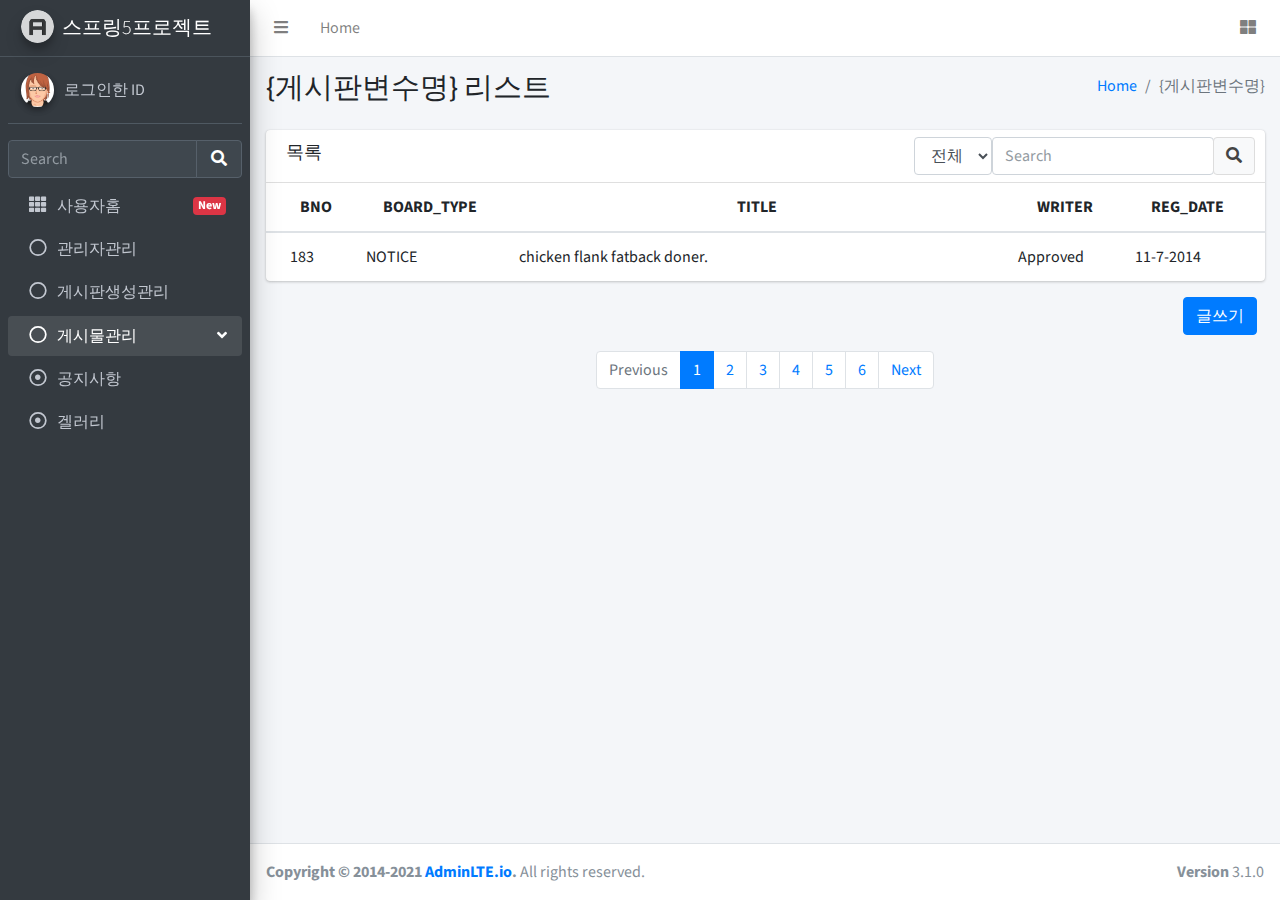
<file: src/main/webapp/resources/admin/board_list.html>
<!DOCTYPE html>
<html lang="ko">
<head>
  <meta charset="utf-8">
  <meta name="viewport" content="width=device-width, initial-scale=1">
  <title>AdminLTE 3 | 대시보드</title>
  <!-- Google Font: Source Sans Pro 구글웹폰트 -->
  <link rel="stylesheet" href="https://fonts.googleapis.com/css?family=Source+Sans+Pro:300,400,400i,700&display=fallback">
  <!-- Font Awesome 폰트어썸 -->
  <link rel="stylesheet" href="plugins/fontawesome-free/css/all.min.css">
  <!-- Tempusdominus Bootstrap 4 부트스트랩4 -->
  <link rel="stylesheet" href="plugins/tempusdominus-bootstrap-4/css/tempusdominus-bootstrap-4.min.css">
  <!-- Theme style AdminLTE 테마스타일 -->
  <link rel="stylesheet" href="dist/css/adminlte.min.css">
  <!-- overlayScrollbars 왼쪽스크롤메뉴 -->
  <link rel="stylesheet" href="plugins/overlayScrollbars/css/OverlayScrollbars.min.css">
  <!-- summernote 웹에디터 -->
  <link rel="stylesheet" href="plugins/summernote/summernote-bs4.min.css">
</head>
<body class="hold-transition sidebar-mini layout-fixed">
<div class="wrapper">

  <!-- Preloader A로고 로딩중...표시 -->
  <div class="preloader flex-column justify-content-center align-items-center">
    <img class="animation__shake" src="dist/img/AdminLTELogo.png" alt="AdminLTELogo" height="60" width="60">
  </div>

  <!-- Navbar 햄버거메뉴 라인 부분 -->
  <nav class="main-header navbar navbar-expand navbar-white navbar-light">
    <!-- Left navbar links 왼쪽 햄버거 메뉴와 Home링크메뉴 -->
    <ul class="navbar-nav">
      <li class="nav-item"> 
        <a class="nav-link" data-widget="pushmenu" href="#" role="button"><i class="fas fa-bars"></i></a>
      </li>
      <li class="nav-item d-none d-sm-inline-block">
        <a href="home.html" class="nav-link">Home</a>
      </li>
    </ul>
    <!-- Right navbar links 오른쪽 아이콘 메뉴 -->
    <ul class="navbar-nav ml-auto">
     
      <li class="nav-item">
        <a class="nav-link" data-widget="control-sidebar" data-slide="true" href="#" role="button">
          <i class="fas fa-th-large"></i>
        </a>
      </li>
    </ul>
  </nav>
  <!-- /.navbar -->

  <!-- Main Sidebar Container 왼쪽 사이드메뉴내용 -->
  <aside class="main-sidebar sidebar-dark-primary elevation-4">
    <!-- Brand Logo -->
    <a href="home.html" class="brand-link">
      <img src="dist/img/AdminLTELogo.png" alt="AdminLTE Logo" class="brand-image img-circle elevation-3" style="opacity: .8">
      <span class="brand-text font-weight-light">스프링5프로젝트</span>
    </a>

    <!-- Sidebar -->
    <div class="sidebar">
      <!-- Sidebar user panel (optional) 로그인한 정보 -->
      <div class="user-panel mt-3 pb-3 mb-3 d-flex">
        <div class="image">
          <img src="dist/img/avatar3.png" class="img-circle elevation-2" alt="User Image">
        </div>
        <div class="info">
          <a href="#" class="d-block">로그인한 ID</a>
        </div>
      </div>

      <!-- SidebarSearch Form 검색폼 -->
      <div class="form-inline">
        <div class="input-group" data-widget="sidebar-search">
          <input class="form-control form-control-sidebar" type="search" placeholder="Search" aria-label="Search">
          <div class="input-group-append">
            <button class="btn btn-sidebar">
              <i class="fas fa-search fa-fw"></i>
            </button>
          </div>
        </div>
      </div>

      <!-- Sidebar Menu 메뉴시작 -->
      <nav class="mt-2">
        <ul class="nav nav-pills nav-sidebar flex-column" data-widget="treeview" role="menu" data-accordion="false">
          <!-- Add icons to the links using the .nav-icon class
               with font-awesome or any other icon font library -->
          
          <li class="nav-item">
            <a href="/" class="nav-link">
              <i class="nav-icon fas fa-th"></i>
              <p>
                사용자홈
                <span class="right badge badge-danger">New</span>
              </p>
            </a>
          </li>
          <li class="nav-item">
            <a href="#" class="nav-link">
              <i class="far fa-circle nav-icon"></i>
              <p>관리자관리</p>
            </a>
          </li>
          <li class="nav-item">
            <a href="#" class="nav-link">
              <i class="far fa-circle nav-icon"></i>
              <p>게시판생성관리</p>
            </a>
          </li>
          <li class="nav-item menu-open">
            <a href="#" class="nav-link">
              <i class="far fa-circle nav-icon"></i>
              <p>게시물관리
                <i class="right fas fa-angle-left"></i>
              </p>
            </a>
            <ul class="nav nav-treeview">
              <!-- 위 게시판 생성관리에서 만든 게시판 개수에 따라서 자동 증가(아래) -->
              <li class="nav-item">
                <a href="board_list.html" class="nav-link">
                  <i class="far fa-dot-circle nav-icon"></i>
                  <p>공지사항</p>
                </a>
              </li>
              <li class="nav-item">
                <a href="board_list.html" class="nav-link">
                  <i class="far fa-dot-circle nav-icon"></i>
                  <p>겔러리</p>
                </a>
              </li>
            </ul>
          </li>
          
        </ul>
      </nav>
      <!-- /.sidebar-menu -->
    </div>
    <!-- /.sidebar -->
  </aside>

  <!-- Content Wrapper. Contains page content -->
  <div class="content-wrapper">
    <!-- Content Header (Page header) -->
    <div class="content-header">
      <div class="container-fluid">
        <div class="row mb-2">
          <div class="col-sm-6">
            <h1 class="m-0">{게시판변수명} 리스트</h1>
          </div><!-- /.col -->
          <div class="col-sm-6">
            <ol class="breadcrumb float-sm-right">
              <li class="breadcrumb-item"><a href="#">Home</a></li>
              <li class="breadcrumb-item active">{게시판변수명}</li>
            </ol>
          </div><!-- /.col -->
        </div><!-- /.row -->
      </div><!-- /.container-fluid -->
    </div>
    <!-- /.content-header -->

    <!-- Main content -->
    <section class="content">
      <div class="container-fluid">
        <!-- 콘텐츠 내용 -->
        <div class="card">
          <div class="card-header">
            <h3 class="card-title">목록</h3>

            <div class="card-tools">
              <!-- 내용검색 폼 -->
              <div class="input-group input-group-md">
                <form name="form_search" action="board_list.html" method="GET" class="form-horizontal">
                  <select name="search_type" class="form-control float-left" style="width: inherit;">
                    <option>전체</option>
                    <option>제목</option>
                    <option>내용</option>
                  </select>  
                  <input type="text" name="table_search" class="form-control float-left" placeholder="Search" style="width: inherit;">
                  <div class="input-group-append float-left" style="width: inherit;">
                    <button type="submit" class="btn btn-default">
                      <i class="fas fa-search"></i>
                    </button>
                  </div>                                
                </form>
              </div>
              <!-- //내용검색 폼 -->
            </div>
          </div>
          <!-- /.card-header -->
          <div class="card-body table-responsive p-0">
            <table class="table table-hover">
              <!-- 줄바꿈않할때 다음 클래스추가 text-nowrap  -->
              <thead>
                <tr>
                  <th class="text-center">BNO</th>
                  <th class="text-center">BOARD_TYPE</th>
                  <th class="text-center col-6">TITLE</th>
                  <th class="text-center">WRITER</th>
                  <th class="text-center">REG_DATE</th>
                </tr>
              </thead>
              <tbody>
                <!-- 아래 링크주소에 jsp에서 프로그램 처리 예정 -->
                <tr style ="cursor: pointer;" onclick="location.replace('board_view.html?bno=183');">
                  <td>183</td>
                  <td>NOTICE</td>
                  <td>chicken flank fatback doner.</td>
                  <td><span class="tag tag-success">Approved</span></td>
                  <td>11-7-2014</td>
                </tr>
 
              </tbody>
            </table>
          </div>
          <!-- /.card-body -->
        </div>
        <!-- //콘텐츠 내용 -->
        <!-- 페이징 처리 -->
        <div class="col-12 text-right">
          <a href="board_write.html" class="btn btn-primary mb-3">글쓰기</a>
          <ul class="pagination justify-content-center">
              <li class="paginate_button page-item previous disabled" id="example2_previous">
                <a href="#" aria-controls="example2" data-dt-idx="0" tabindex="0" class="page-link">Previous</a>
              </li>
              <li class="paginate_button page-item active">
                <a href="#" aria-controls="example2" data-dt-idx="1" tabindex="0" class="page-link">1</a>
              </li>
              <li class="paginate_button page-item ">
                <a href="#" aria-controls="example2" data-dt-idx="2" tabindex="0" class="page-link">2</a>
              </li>
              <li class="paginate_button page-item ">
                <a href="#" aria-controls="example2" data-dt-idx="3" tabindex="0" class="page-link">3</a>
              </li>
              <li class="paginate_button page-item ">
                <a href="#" aria-controls="example2" data-dt-idx="4" tabindex="0" class="page-link">4</a>
              </li>
              <li class="paginate_button page-item ">
                <a href="#" aria-controls="example2" data-dt-idx="5" tabindex="0" class="page-link">5</a>
              </li>
              <li class="paginate_button page-item ">
                <a href="#" aria-controls="example2" data-dt-idx="6" tabindex="0" class="page-link">6</a>
              </li>
              <li class="paginate_button page-item next" id="example2_next">
                <a href="#" aria-controls="example2" data-dt-idx="7" tabindex="0" class="page-link">Next</a>
              </li>
          </ul>
        </div>
        <!-- //페이징 처리 -->
      </div><!-- /.container-fluid -->
    </section>
    <!-- /.content -->
  </div>
  <!-- /.content-wrapper -->
  <footer class="main-footer">
    <strong>Copyright &copy; 2014-2021 <a href="https://adminlte.io">AdminLTE.io</a>.</strong>
    All rights reserved.
    <div class="float-right d-none d-sm-inline-block">
      <b>Version</b> 3.1.0
    </div>
  </footer>

  <!-- Control Sidebar 오른쪽 바둑판베뉴클릭시 나오는 내용 -->
  <aside class="control-sidebar control-sidebar-dark">
    <!-- demo.js에서 출력할 내용이 존재, demo.js사용않함. -->
    <div class="text-center mt-4">
    <h5>로그아웃</h5><hr class="mb-2"/>
    <button type="button" class="btn btn-primary" id="btn_logout">로그아웃</button>
    </div>
  </aside>
  <!-- /.control-sidebar -->
</div>
<!-- ./wrapper -->
<!-- jQuery 제이쿼리 코어 -->
<script src="plugins/jquery/jquery.min.js"></script>
<!-- jQuery UI 1.11.4 제이쿼리 UI코어 -->
<script src="plugins/jquery-ui/jquery-ui.min.js"></script>
<!-- Resolve conflict in jQuery UI tooltip with Bootstrap tooltip -->
<script>
  $.widget.bridge('uibutton', $.ui.button)
</script>
<!-- Bootstrap 4 부트스트랩4 코어 -->
<script src="plugins/bootstrap/js/bootstrap.bundle.min.js"></script>
<!-- Summernote 섬머노트웹에디터 코어 -->
<script src="plugins/summernote/summernote-bs4.min.js"></script>
<!-- overlayScrollbars 왼쪽스크롤메뉴 코어 -->
<script src="plugins/overlayScrollbars/js/jquery.overlayScrollbars.min.js"></script>
<!-- AdminLTE App AdminLTE코어 -->
<script src="dist/js/adminlte.js"></script>
<!-- AdminLTE for demo purposes 오른쪽메뉴-로그아웃사용 코어: 사용안함. -->
<!-- <script src="dist/js/demo.js"></script> -->
</body>
</html>
</file>
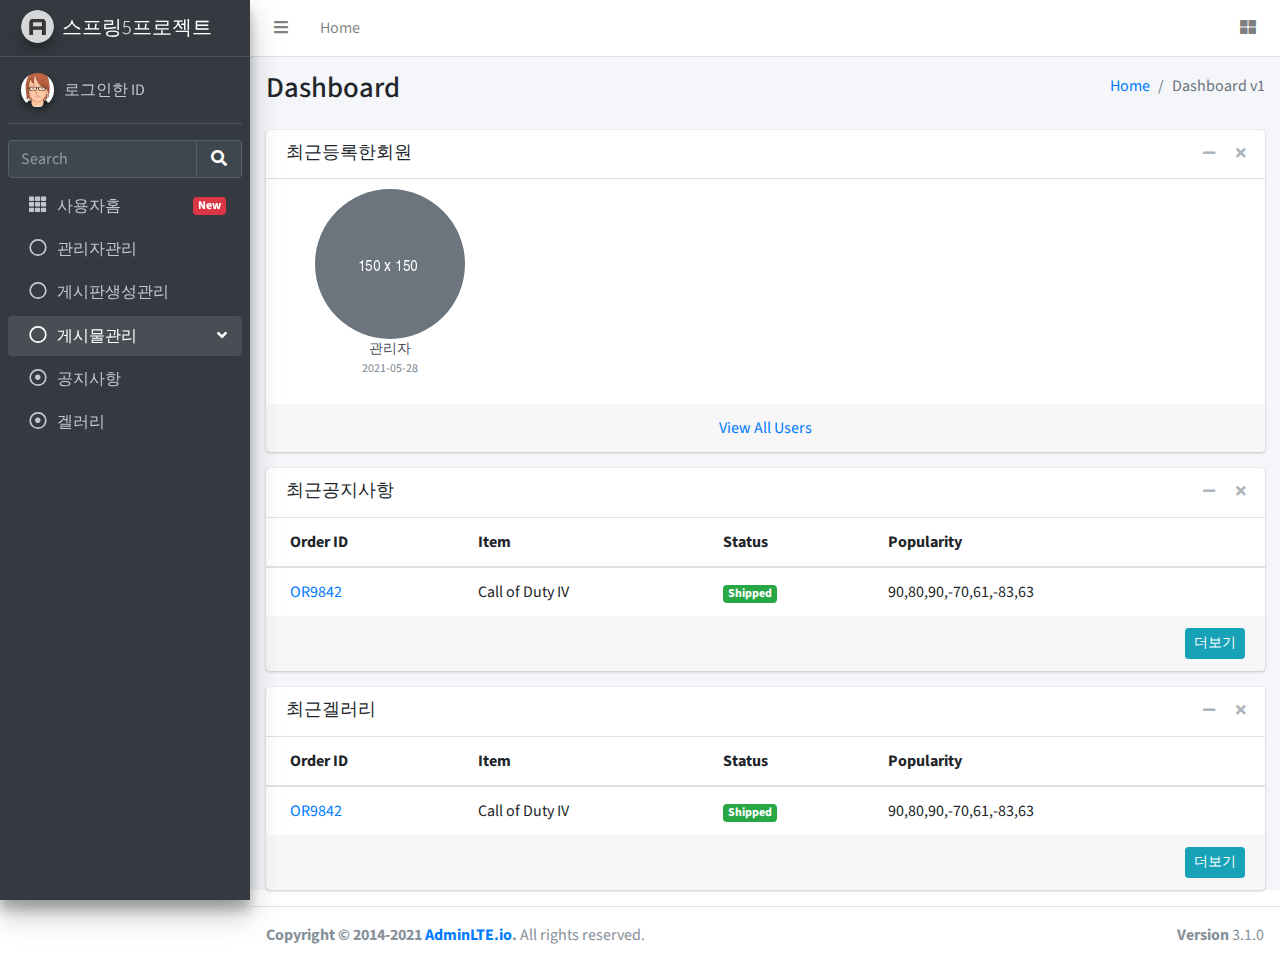
<file: src/main/webapp/resources/admin/home.html>
<!DOCTYPE html>
<html lang="ko">
<head>
  <meta charset="utf-8">
  <meta name="viewport" content="width=device-width, initial-scale=1">
  <title>AdminLTE 3 | 대시보드</title>
  <!-- Google Font: Source Sans Pro 구글웹폰트 -->
  <link rel="stylesheet" href="https://fonts.googleapis.com/css?family=Source+Sans+Pro:300,400,400i,700&display=fallback">
  <!-- Font Awesome 폰트어썸 -->
  <link rel="stylesheet" href="plugins/fontawesome-free/css/all.min.css">
  <!-- Tempusdominus Bootstrap 4 부트스트랩4 -->
  <link rel="stylesheet" href="plugins/tempusdominus-bootstrap-4/css/tempusdominus-bootstrap-4.min.css">
  <!-- Theme style AdminLTE 테마스타일 -->
  <link rel="stylesheet" href="dist/css/adminlte.min.css">
  <!-- overlayScrollbars 왼쪽스크롤메뉴 -->
  <link rel="stylesheet" href="plugins/overlayScrollbars/css/OverlayScrollbars.min.css">
  <!-- summernote 웹에디터 -->
  <link rel="stylesheet" href="plugins/summernote/summernote-bs4.min.css">
</head>
<body class="hold-transition sidebar-mini layout-fixed">
<div class="wrapper">

  <!-- Preloader A로고 로딩중...표시 -->
  <div class="preloader flex-column justify-content-center align-items-center">
    <img class="animation__shake" src="dist/img/AdminLTELogo.png" alt="AdminLTELogo" height="60" width="60">
  </div>

  <!-- Navbar 햄버거메뉴 라인 부분 -->
  <nav class="main-header navbar navbar-expand navbar-white navbar-light">
    <!-- Left navbar links 왼쪽 햄버거 메뉴와 Home링크메뉴 -->
    <ul class="navbar-nav">
      <li class="nav-item"> 
        <a class="nav-link" data-widget="pushmenu" href="#" role="button"><i class="fas fa-bars"></i></a>
      </li>
      <li class="nav-item d-none d-sm-inline-block">
        <a href="home.html" class="nav-link">Home</a>
      </li>
    </ul>
    <!-- Right navbar links 오른쪽 아이콘 메뉴 -->
    <ul class="navbar-nav ml-auto">
     
      <li class="nav-item">
        <a class="nav-link" data-widget="control-sidebar" data-slide="true" href="#" role="button">
          <i class="fas fa-th-large"></i>
        </a>
      </li>
    </ul>
  </nav>
  <!-- /.navbar -->

  <!-- Main Sidebar Container 왼쪽 사이드메뉴내용 -->
  <aside class="main-sidebar sidebar-dark-primary elevation-4">
    <!-- Brand Logo -->
    <a href="home.html" class="brand-link">
      <img src="dist/img/AdminLTELogo.png" alt="AdminLTE Logo" class="brand-image img-circle elevation-3" style="opacity: .8">
      <span class="brand-text font-weight-light">스프링5프로젝트</span>
    </a>

    <!-- Sidebar -->
    <div class="sidebar">
      <!-- Sidebar user panel (optional) 로그인한 정보 -->
      <div class="user-panel mt-3 pb-3 mb-3 d-flex">
        <div class="image">
          <img src="dist/img/avatar3.png" class="img-circle elevation-2" alt="User Image">
        </div>
        <div class="info">
          <a href="#" class="d-block">로그인한 ID</a>
        </div>
      </div>

      <!-- SidebarSearch Form 검색폼 -->
      <div class="form-inline">
        <div class="input-group" data-widget="sidebar-search">
          <input class="form-control form-control-sidebar" type="search" placeholder="Search" aria-label="Search">
          <div class="input-group-append">
            <button class="btn btn-sidebar">
              <i class="fas fa-search fa-fw"></i>
            </button>
          </div>
        </div>
      </div>

      <!-- Sidebar Menu 메뉴시작 -->
      <nav class="mt-2">
        <ul class="nav nav-pills nav-sidebar flex-column" data-widget="treeview" role="menu" data-accordion="false">
          <!-- Add icons to the links using the .nav-icon class
               with font-awesome or any other icon font library -->
          
          <li class="nav-item">
            <a href="/" class="nav-link">
              <i class="nav-icon fas fa-th"></i>
              <p>
                사용자홈
                <span class="right badge badge-danger">New</span>
              </p>
            </a>
          </li>
          <li class="nav-item">
            <a href="#" class="nav-link">
              <i class="far fa-circle nav-icon"></i>
              <p>관리자관리</p>
            </a>
          </li>
          <li class="nav-item">
            <a href="#" class="nav-link">
              <i class="far fa-circle nav-icon"></i>
              <p>게시판생성관리</p>
            </a>
          </li>
          <li class="nav-item menu-open">
            <a href="#" class="nav-link">
              <i class="far fa-circle nav-icon"></i>
              <p>게시물관리
                <i class="right fas fa-angle-left"></i>
              </p>
            </a>
            <ul class="nav nav-treeview">
              <!-- 위 게시판 생성관리에서 만든 게시판 개수에 따라서 자동 증가(아래) -->
              <li class="nav-item">
                <a href="board_list.html" class="nav-link">
                  <i class="far fa-dot-circle nav-icon"></i>
                  <p>공지사항</p>
                </a>
              </li>
              <li class="nav-item">
                <a href="board_list.html" class="nav-link">
                  <i class="far fa-dot-circle nav-icon"></i>
                  <p>겔러리</p>
                </a>
              </li>
            </ul>
          </li>
          
        </ul>
      </nav>
      <!-- /.sidebar-menu -->
    </div>
    <!-- /.sidebar -->
  </aside>

  <!-- Content Wrapper. Contains page content -->
  <div class="content-wrapper">
    <!-- Content Header (Page header) -->
    <div class="content-header">
      <div class="container-fluid">
        <div class="row mb-2">
          <div class="col-sm-6">
            <h1 class="m-0">Dashboard</h1>
          </div><!-- /.col -->
          <div class="col-sm-6">
            <ol class="breadcrumb float-sm-right">
              <li class="breadcrumb-item"><a href="#">Home</a></li>
              <li class="breadcrumb-item active">Dashboard v1</li>
            </ol>
          </div><!-- /.col -->
        </div><!-- /.row -->
      </div><!-- /.container-fluid -->
    </div>
    <!-- /.content-header -->

    <!-- Main content -->
    <section class="content">
      <div class="container-fluid">
        <!-- 최근 등록한 회원목록 -->
        <div class="card">
          <div class="card-header">
            <h3 class="card-title">최근등록한회원</h3>

            <div class="card-tools">
              <!-- <span class="badge badge-danger">8 New Members</span> -->
              <button type="button" class="btn btn-tool" data-card-widget="collapse">
                <i class="fas fa-minus"></i>
              </button>
              <button type="button" class="btn btn-tool" data-card-widget="remove">
                <i class="fas fa-times"></i>
              </button>
            </div>
          </div>
          <!-- /.card-header -->
          <div class="card-body p-0">
            <ul class="users-list clearfix">
              <li style="cursor: pointer;" onclick="alert('해당회원정보로 이동합니다.-준비중');">
                <img src="dist/img/default-150x150.png" alt="User Image">
                <a class="users-list-name" href="#">관리자</a>
                <span class="users-list-date">2021-05-28</span>
              </li>
              
            </ul>
            <!-- /.users-list -->
          </div>
          <!-- /.card-body -->
          <div class="card-footer text-center">
            <a href="javascript:alert('회원목록으로이동-준비중');">View All Users</a>
          </div>
          <!-- /.card-footer -->
        </div>
        <!-- //최근 등록한 회원목록 -->
        <!-- 최근게시물리스트(공지사항+겔러리+QnA게시판) -->
        <div class="card">
          <div class="card-header border-transparent">
            <h3 class="card-title">최근공지사항</h3>

            <div class="card-tools">
              <button type="button" class="btn btn-tool" data-card-widget="collapse">
                <i class="fas fa-minus"></i>
              </button>
              <button type="button" class="btn btn-tool" data-card-widget="remove">
                <i class="fas fa-times"></i>
              </button>
            </div>
          </div>
          <!-- /.card-header -->
          <div class="card-body p-0">
            <div class="table-responsive">
              <table class="table m-0">
                <thead>
                <tr>
                  <th>Order ID</th>
                  <th>Item</th>
                  <th>Status</th>
                  <th>Popularity</th>
                </tr>
                </thead>
                <tbody>
                <tr>
                  <td><a href="pages/examples/invoice.html">OR9842</a></td>
                  <td>Call of Duty IV</td>
                  <td><span class="badge badge-success">Shipped</span></td>
                  <td>
                    <div class="sparkbar" data-color="#00a65a" data-height="20">90,80,90,-70,61,-83,63</div>
                  </td>
                </tr>
                
                </tbody>
              </table>
            </div>
            <!-- /.table-responsive -->
          </div>
          <!-- /.card-body -->
          <div class="card-footer clearfix">
            <a href="javascript:void(0)" class="btn btn-sm btn-info float-right">더보기</a>
          </div>
          <!-- /.card-footer -->
        </div>
        <div class="card">
          <div class="card-header border-transparent">
            <h3 class="card-title">최근겔러리</h3>

            <div class="card-tools">
              <button type="button" class="btn btn-tool" data-card-widget="collapse">
                <i class="fas fa-minus"></i>
              </button>
              <button type="button" class="btn btn-tool" data-card-widget="remove">
                <i class="fas fa-times"></i>
              </button>
            </div>
          </div>
          <!-- /.card-header -->
          <div class="card-body p-0">
            <div class="table-responsive">
              <table class="table m-0">
                <thead>
                <tr>
                  <th>Order ID</th>
                  <th>Item</th>
                  <th>Status</th>
                  <th>Popularity</th>
                </tr>
                </thead>
                <tbody>
                <tr>
                  <td><a href="pages/examples/invoice.html">OR9842</a></td>
                  <td>Call of Duty IV</td>
                  <td><span class="badge badge-success">Shipped</span></td>
                  <td>
                    <div class="sparkbar" data-color="#00a65a" data-height="20">90,80,90,-70,61,-83,63</div>
                  </td>
                </tr>
                
                </tbody>
              </table>
            </div>
            <!-- /.table-responsive -->
          </div>
          <!-- /.card-body -->
          <div class="card-footer clearfix">
            <a href="javascript:void(0)" class="btn btn-sm btn-info float-right">더보기</a>
          </div>
          <!-- /.card-footer -->
        </div>
        <!-- //최근게시물리스트 -->
      </div><!-- /.container-fluid -->
    </section>
    <!-- /.content -->
  </div>
  <!-- /.content-wrapper -->
  <footer class="main-footer">
    <strong>Copyright &copy; 2014-2021 <a href="https://adminlte.io">AdminLTE.io</a>.</strong>
    All rights reserved.
    <div class="float-right d-none d-sm-inline-block">
      <b>Version</b> 3.1.0
    </div>
  </footer>

  <!-- Control Sidebar 오른쪽 바둑판베뉴클릭시 나오는 내용 -->
  <aside class="control-sidebar control-sidebar-dark">
    <!-- demo.js에서 출력할 내용이 존재, demo.js사용않함. -->
    <div class="text-center mt-4">
    <h5>로그아웃</h5><hr class="mb-2"/>
    <button type="button" class="btn btn-primary" id="btn_logout">로그아웃</button>
    </div>
  </aside>
  <!-- /.control-sidebar -->
</div>
<!-- ./wrapper -->
<!-- jQuery 제이쿼리 코어 -->
<script src="plugins/jquery/jquery.min.js"></script>
<!-- jQuery UI 1.11.4 제이쿼리 UI코어 -->
<script src="plugins/jquery-ui/jquery-ui.min.js"></script>
<!-- Resolve conflict in jQuery UI tooltip with Bootstrap tooltip -->
<script>
  $.widget.bridge('uibutton', $.ui.button)
</script>
<!-- Bootstrap 4 부트스트랩4 코어 -->
<script src="plugins/bootstrap/js/bootstrap.bundle.min.js"></script>
<!-- Summernote 섬머노트웹에디터 코어 -->
<script src="plugins/summernote/summernote-bs4.min.js"></script>
<!-- overlayScrollbars 왼쪽스크롤메뉴 코어 -->
<script src="plugins/overlayScrollbars/js/jquery.overlayScrollbars.min.js"></script>
<!-- AdminLTE App AdminLTE코어 -->
<script src="dist/js/adminlte.js"></script>
<!-- AdminLTE for demo purposes 오른쪽메뉴-로그아웃사용 코어: 사용안함. -->
<!-- <script src="dist/js/demo.js"></script> -->
</body>
</html>
</file>
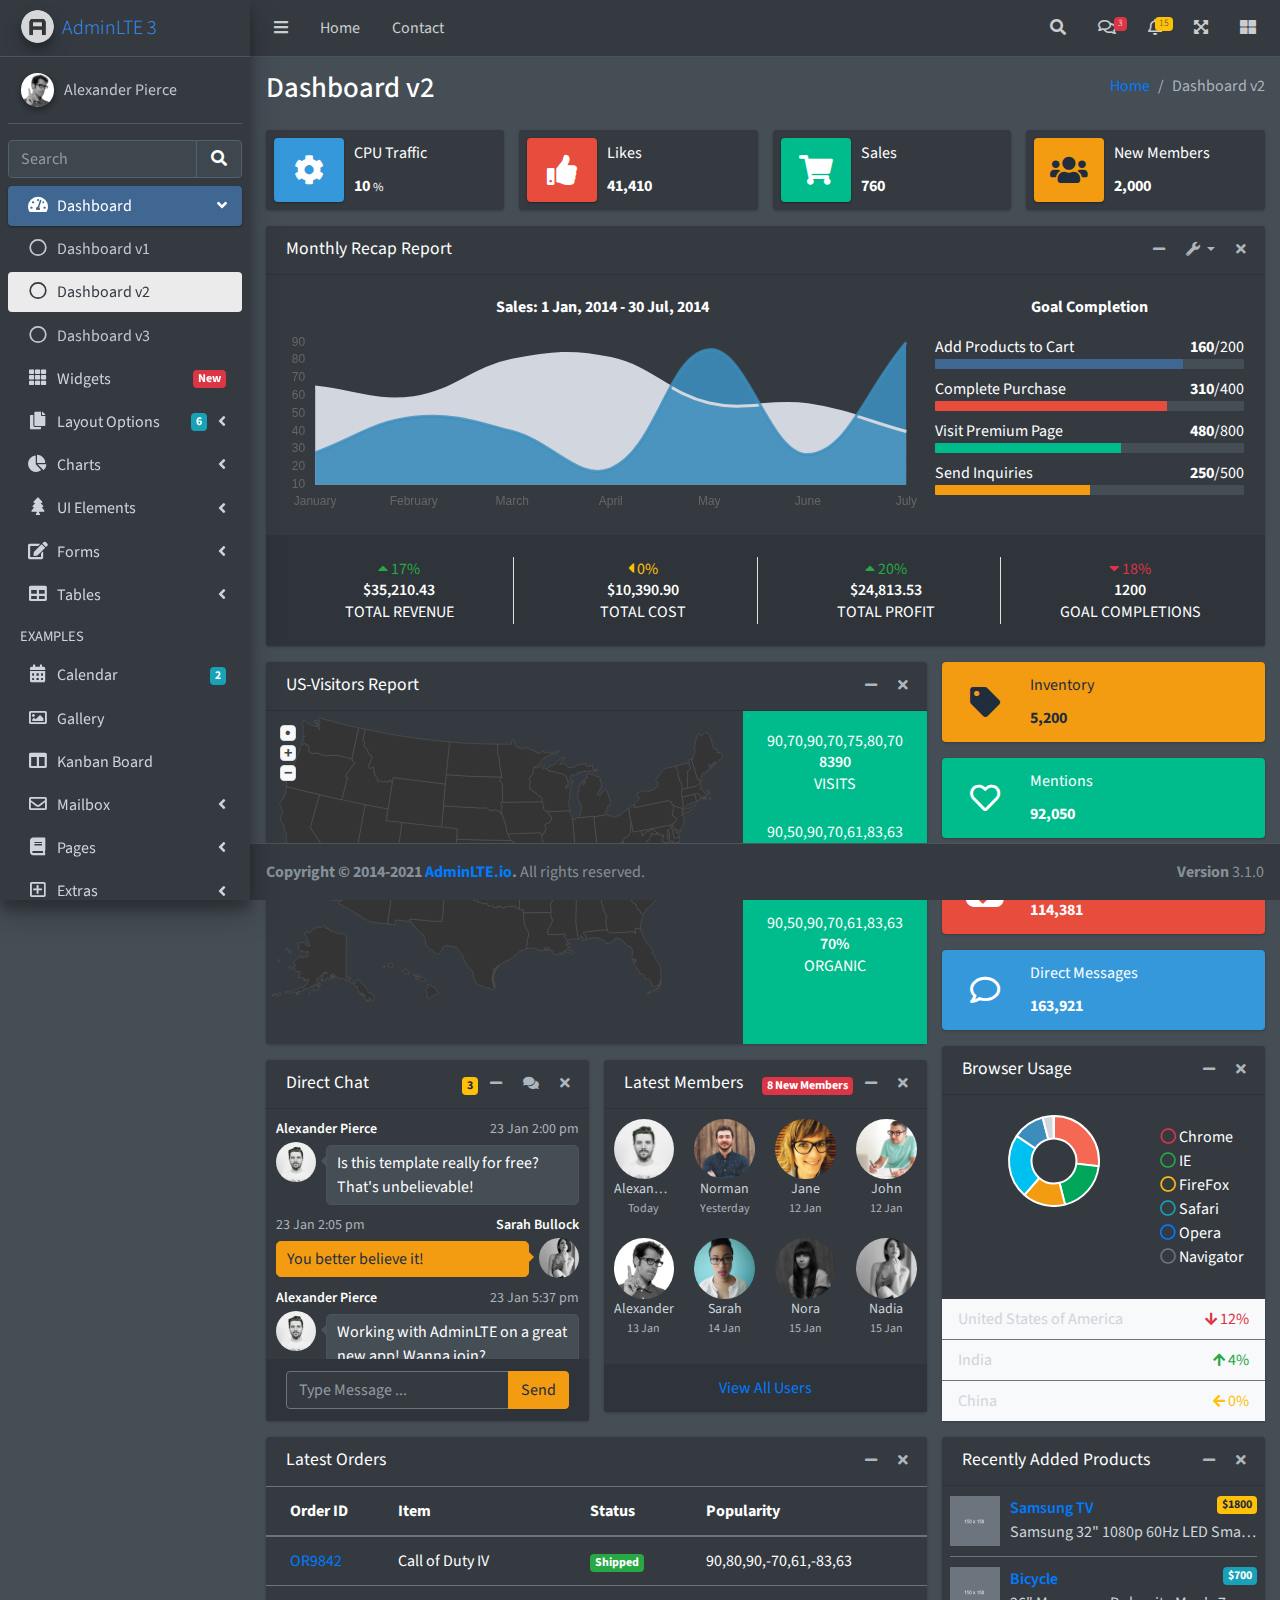
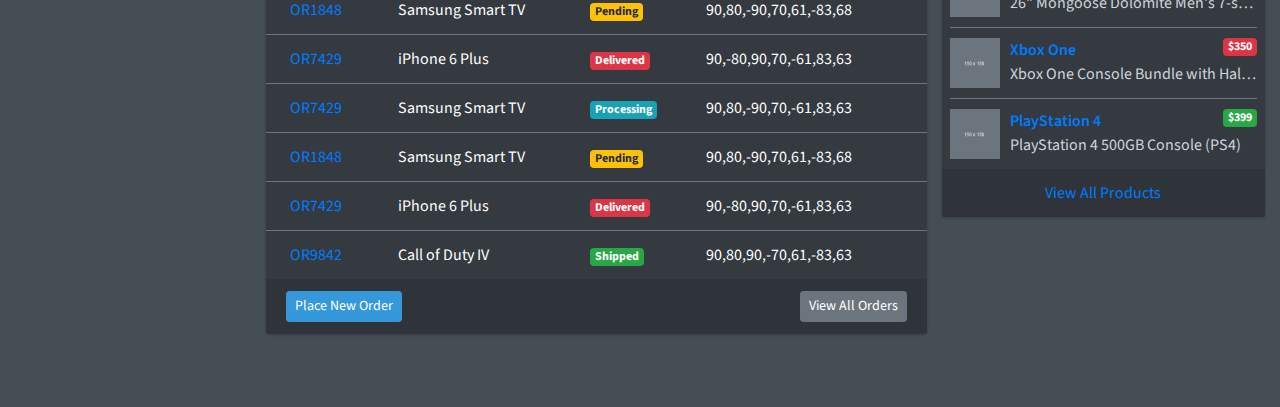
<file: src/main/webapp/resources/admin/index2.html>
<!DOCTYPE html>
<html lang="en">
<head>
  <meta charset="utf-8">
  <meta name="viewport" content="width=device-width, initial-scale=1">
  <title>AdminLTE 3 | Dashboard 2</title>

  <!-- Google Font: Source Sans Pro -->
  <link rel="stylesheet" href="https://fonts.googleapis.com/css?family=Source+Sans+Pro:300,400,400i,700&display=fallback">
  <!-- Font Awesome Icons -->
  <link rel="stylesheet" href="plugins/fontawesome-free/css/all.min.css">
  <!-- overlayScrollbars -->
  <link rel="stylesheet" href="plugins/overlayScrollbars/css/OverlayScrollbars.min.css">
  <!-- Theme style -->
  <link rel="stylesheet" href="dist/css/adminlte.min.css">
</head>
<body class="hold-transition dark-mode sidebar-mini layout-fixed layout-navbar-fixed layout-footer-fixed">
<div class="wrapper">

  <!-- Preloader -->
  <div class="preloader flex-column justify-content-center align-items-center">
    <img class="animation__wobble" src="dist/img/AdminLTELogo.png" alt="AdminLTELogo" height="60" width="60">
  </div>

  <!-- Navbar -->
  <nav class="main-header navbar navbar-expand navbar-dark">
    <!-- Left navbar links -->
    <ul class="navbar-nav">
      <li class="nav-item">
        <a class="nav-link" data-widget="pushmenu" href="#" role="button"><i class="fas fa-bars"></i></a>
      </li>
      <li class="nav-item d-none d-sm-inline-block">
        <a href="index3.html" class="nav-link">Home</a>
      </li>
      <li class="nav-item d-none d-sm-inline-block">
        <a href="#" class="nav-link">Contact</a>
      </li>
    </ul>

    <!-- Right navbar links -->
    <ul class="navbar-nav ml-auto">
      <!-- Navbar Search -->
      <li class="nav-item">
        <a class="nav-link" data-widget="navbar-search" href="#" role="button">
          <i class="fas fa-search"></i>
        </a>
        <div class="navbar-search-block">
          <form class="form-inline">
            <div class="input-group input-group-sm">
              <input class="form-control form-control-navbar" type="search" placeholder="Search" aria-label="Search">
              <div class="input-group-append">
                <button class="btn btn-navbar" type="submit">
                  <i class="fas fa-search"></i>
                </button>
                <button class="btn btn-navbar" type="button" data-widget="navbar-search">
                  <i class="fas fa-times"></i>
                </button>
              </div>
            </div>
          </form>
        </div>
      </li>

      <!-- Messages Dropdown Menu -->
      <li class="nav-item dropdown">
        <a class="nav-link" data-toggle="dropdown" href="#">
          <i class="far fa-comments"></i>
          <span class="badge badge-danger navbar-badge">3</span>
        </a>
        <div class="dropdown-menu dropdown-menu-lg dropdown-menu-right">
          <a href="#" class="dropdown-item">
            <!-- Message Start -->
            <div class="media">
              <img src="dist/img/user1-128x128.jpg" alt="User Avatar" class="img-size-50 mr-3 img-circle">
              <div class="media-body">
                <h3 class="dropdown-item-title">
                  Brad Diesel
                  <span class="float-right text-sm text-danger"><i class="fas fa-star"></i></span>
                </h3>
                <p class="text-sm">Call me whenever you can...</p>
                <p class="text-sm text-muted"><i class="far fa-clock mr-1"></i> 4 Hours Ago</p>
              </div>
            </div>
            <!-- Message End -->
          </a>
          <div class="dropdown-divider"></div>
          <a href="#" class="dropdown-item">
            <!-- Message Start -->
            <div class="media">
              <img src="dist/img/user8-128x128.jpg" alt="User Avatar" class="img-size-50 img-circle mr-3">
              <div class="media-body">
                <h3 class="dropdown-item-title">
                  John Pierce
                  <span class="float-right text-sm text-muted"><i class="fas fa-star"></i></span>
                </h3>
                <p class="text-sm">I got your message bro</p>
                <p class="text-sm text-muted"><i class="far fa-clock mr-1"></i> 4 Hours Ago</p>
              </div>
            </div>
            <!-- Message End -->
          </a>
          <div class="dropdown-divider"></div>
          <a href="#" class="dropdown-item">
            <!-- Message Start -->
            <div class="media">
              <img src="dist/img/user3-128x128.jpg" alt="User Avatar" class="img-size-50 img-circle mr-3">
              <div class="media-body">
                <h3 class="dropdown-item-title">
                  Nora Silvester
                  <span class="float-right text-sm text-warning"><i class="fas fa-star"></i></span>
                </h3>
                <p class="text-sm">The subject goes here</p>
                <p class="text-sm text-muted"><i class="far fa-clock mr-1"></i> 4 Hours Ago</p>
              </div>
            </div>
            <!-- Message End -->
          </a>
          <div class="dropdown-divider"></div>
          <a href="#" class="dropdown-item dropdown-footer">See All Messages</a>
        </div>
      </li>
      <!-- Notifications Dropdown Menu -->
      <li class="nav-item dropdown">
        <a class="nav-link" data-toggle="dropdown" href="#">
          <i class="far fa-bell"></i>
          <span class="badge badge-warning navbar-badge">15</span>
        </a>
        <div class="dropdown-menu dropdown-menu-lg dropdown-menu-right">
          <span class="dropdown-item dropdown-header">15 Notifications</span>
          <div class="dropdown-divider"></div>
          <a href="#" class="dropdown-item">
            <i class="fas fa-envelope mr-2"></i> 4 new messages
            <span class="float-right text-muted text-sm">3 mins</span>
          </a>
          <div class="dropdown-divider"></div>
          <a href="#" class="dropdown-item">
            <i class="fas fa-users mr-2"></i> 8 friend requests
            <span class="float-right text-muted text-sm">12 hours</span>
          </a>
          <div class="dropdown-divider"></div>
          <a href="#" class="dropdown-item">
            <i class="fas fa-file mr-2"></i> 3 new reports
            <span class="float-right text-muted text-sm">2 days</span>
          </a>
          <div class="dropdown-divider"></div>
          <a href="#" class="dropdown-item dropdown-footer">See All Notifications</a>
        </div>
      </li>
      <li class="nav-item">
        <a class="nav-link" data-widget="fullscreen" href="#" role="button">
          <i class="fas fa-expand-arrows-alt"></i>
        </a>
      </li>
      <li class="nav-item">
        <a class="nav-link" data-widget="control-sidebar" data-slide="true" href="#" role="button">
          <i class="fas fa-th-large"></i>
        </a>
      </li>
    </ul>
  </nav>
  <!-- /.navbar -->

  <!-- Main Sidebar Container -->
  <aside class="main-sidebar sidebar-dark-primary elevation-4">
    <!-- Brand Logo -->
    <a href="index3.html" class="brand-link">
      <img src="dist/img/AdminLTELogo.png" alt="AdminLTE Logo" class="brand-image img-circle elevation-3" style="opacity: .8">
      <span class="brand-text font-weight-light">AdminLTE 3</span>
    </a>

    <!-- Sidebar -->
    <div class="sidebar">
      <!-- Sidebar user panel (optional) -->
      <div class="user-panel mt-3 pb-3 mb-3 d-flex">
        <div class="image">
          <img src="dist/img/user2-160x160.jpg" class="img-circle elevation-2" alt="User Image">
        </div>
        <div class="info">
          <a href="#" class="d-block">Alexander Pierce</a>
        </div>
      </div>

      <!-- SidebarSearch Form -->
      <div class="form-inline">
        <div class="input-group" data-widget="sidebar-search">
          <input class="form-control form-control-sidebar" type="search" placeholder="Search" aria-label="Search">
          <div class="input-group-append">
            <button class="btn btn-sidebar">
              <i class="fas fa-search fa-fw"></i>
            </button>
          </div>
        </div>
      </div>

      <!-- Sidebar Menu -->
      <nav class="mt-2">
        <ul class="nav nav-pills nav-sidebar flex-column" data-widget="treeview" role="menu" data-accordion="false">
          <!-- Add icons to the links using the .nav-icon class
               with font-awesome or any other icon font library -->
          <li class="nav-item menu-open">
            <a href="#" class="nav-link active">
              <i class="nav-icon fas fa-tachometer-alt"></i>
              <p>
                Dashboard
                <i class="right fas fa-angle-left"></i>
              </p>
            </a>
            <ul class="nav nav-treeview">
              <li class="nav-item">
                <a href="./index.html" class="nav-link">
                  <i class="far fa-circle nav-icon"></i>
                  <p>Dashboard v1</p>
                </a>
              </li>
              <li class="nav-item">
                <a href="./index2.html" class="nav-link active">
                  <i class="far fa-circle nav-icon"></i>
                  <p>Dashboard v2</p>
                </a>
              </li>
              <li class="nav-item">
                <a href="./index3.html" class="nav-link">
                  <i class="far fa-circle nav-icon"></i>
                  <p>Dashboard v3</p>
                </a>
              </li>
            </ul>
          </li>
          <li class="nav-item">
            <a href="pages/widgets.html" class="nav-link">
              <i class="nav-icon fas fa-th"></i>
              <p>
                Widgets
                <span class="right badge badge-danger">New</span>
              </p>
            </a>
          </li>
          <li class="nav-item">
            <a href="#" class="nav-link">
              <i class="nav-icon fas fa-copy"></i>
              <p>
                Layout Options
                <i class="fas fa-angle-left right"></i>
                <span class="badge badge-info right">6</span>
              </p>
            </a>
            <ul class="nav nav-treeview">
              <li class="nav-item">
                <a href="pages/layout/top-nav.html" class="nav-link">
                  <i class="far fa-circle nav-icon"></i>
                  <p>Top Navigation</p>
                </a>
              </li>
              <li class="nav-item">
                <a href="pages/layout/top-nav-sidebar.html" class="nav-link">
                  <i class="far fa-circle nav-icon"></i>
                  <p>Top Navigation + Sidebar</p>
                </a>
              </li>
              <li class="nav-item">
                <a href="pages/layout/boxed.html" class="nav-link">
                  <i class="far fa-circle nav-icon"></i>
                  <p>Boxed</p>
                </a>
              </li>
              <li class="nav-item">
                <a href="pages/layout/fixed-sidebar.html" class="nav-link">
                  <i class="far fa-circle nav-icon"></i>
                  <p>Fixed Sidebar</p>
                </a>
              </li>
              <li class="nav-item">
                <a href="pages/layout/fixed-sidebar-custom.html" class="nav-link">
                  <i class="far fa-circle nav-icon"></i>
                  <p>Fixed Sidebar <small>+ Custom Area</small></p>
                </a>
              </li>
              <li class="nav-item">
                <a href="pages/layout/fixed-topnav.html" class="nav-link">
                  <i class="far fa-circle nav-icon"></i>
                  <p>Fixed Navbar</p>
                </a>
              </li>
              <li class="nav-item">
                <a href="pages/layout/fixed-footer.html" class="nav-link">
                  <i class="far fa-circle nav-icon"></i>
                  <p>Fixed Footer</p>
                </a>
              </li>
              <li class="nav-item">
                <a href="pages/layout/collapsed-sidebar.html" class="nav-link">
                  <i class="far fa-circle nav-icon"></i>
                  <p>Collapsed Sidebar</p>
                </a>
              </li>
            </ul>
          </li>
          <li class="nav-item">
            <a href="#" class="nav-link">
              <i class="nav-icon fas fa-chart-pie"></i>
              <p>
                Charts
                <i class="right fas fa-angle-left"></i>
              </p>
            </a>
            <ul class="nav nav-treeview">
              <li class="nav-item">
                <a href="pages/charts/chartjs.html" class="nav-link">
                  <i class="far fa-circle nav-icon"></i>
                  <p>ChartJS</p>
                </a>
              </li>
              <li class="nav-item">
                <a href="pages/charts/flot.html" class="nav-link">
                  <i class="far fa-circle nav-icon"></i>
                  <p>Flot</p>
                </a>
              </li>
              <li class="nav-item">
                <a href="pages/charts/inline.html" class="nav-link">
                  <i class="far fa-circle nav-icon"></i>
                  <p>Inline</p>
                </a>
              </li>
              <li class="nav-item">
                <a href="pages/charts/uplot.html" class="nav-link">
                  <i class="far fa-circle nav-icon"></i>
                  <p>uPlot</p>
                </a>
              </li>
            </ul>
          </li>
          <li class="nav-item">
            <a href="#" class="nav-link">
              <i class="nav-icon fas fa-tree"></i>
              <p>
                UI Elements
                <i class="fas fa-angle-left right"></i>
              </p>
            </a>
            <ul class="nav nav-treeview">
              <li class="nav-item">
                <a href="pages/UI/general.html" class="nav-link">
                  <i class="far fa-circle nav-icon"></i>
                  <p>General</p>
                </a>
              </li>
              <li class="nav-item">
                <a href="pages/UI/icons.html" class="nav-link">
                  <i class="far fa-circle nav-icon"></i>
                  <p>Icons</p>
                </a>
              </li>
              <li class="nav-item">
                <a href="pages/UI/buttons.html" class="nav-link">
                  <i class="far fa-circle nav-icon"></i>
                  <p>Buttons</p>
                </a>
              </li>
              <li class="nav-item">
                <a href="pages/UI/sliders.html" class="nav-link">
                  <i class="far fa-circle nav-icon"></i>
                  <p>Sliders</p>
                </a>
              </li>
              <li class="nav-item">
                <a href="pages/UI/modals.html" class="nav-link">
                  <i class="far fa-circle nav-icon"></i>
                  <p>Modals & Alerts</p>
                </a>
              </li>
              <li class="nav-item">
                <a href="pages/UI/navbar.html" class="nav-link">
                  <i class="far fa-circle nav-icon"></i>
                  <p>Navbar & Tabs</p>
                </a>
              </li>
              <li class="nav-item">
                <a href="pages/UI/timeline.html" class="nav-link">
                  <i class="far fa-circle nav-icon"></i>
                  <p>Timeline</p>
                </a>
              </li>
              <li class="nav-item">
                <a href="pages/UI/ribbons.html" class="nav-link">
                  <i class="far fa-circle nav-icon"></i>
                  <p>Ribbons</p>
                </a>
              </li>
            </ul>
          </li>
          <li class="nav-item">
            <a href="#" class="nav-link">
              <i class="nav-icon fas fa-edit"></i>
              <p>
                Forms
                <i class="fas fa-angle-left right"></i>
              </p>
            </a>
            <ul class="nav nav-treeview">
              <li class="nav-item">
                <a href="pages/forms/general.html" class="nav-link">
                  <i class="far fa-circle nav-icon"></i>
                  <p>General Elements</p>
                </a>
              </li>
              <li class="nav-item">
                <a href="pages/forms/advanced.html" class="nav-link">
                  <i class="far fa-circle nav-icon"></i>
                  <p>Advanced Elements</p>
                </a>
              </li>
              <li class="nav-item">
                <a href="pages/forms/editors.html" class="nav-link">
                  <i class="far fa-circle nav-icon"></i>
                  <p>Editors</p>
                </a>
              </li>
              <li class="nav-item">
                <a href="pages/forms/validation.html" class="nav-link">
                  <i class="far fa-circle nav-icon"></i>
                  <p>Validation</p>
                </a>
              </li>
            </ul>
          </li>
          <li class="nav-item">
            <a href="#" class="nav-link">
              <i class="nav-icon fas fa-table"></i>
              <p>
                Tables
                <i class="fas fa-angle-left right"></i>
              </p>
            </a>
            <ul class="nav nav-treeview">
              <li class="nav-item">
                <a href="pages/tables/simple.html" class="nav-link">
                  <i class="far fa-circle nav-icon"></i>
                  <p>Simple Tables</p>
                </a>
              </li>
              <li class="nav-item">
                <a href="pages/tables/data.html" class="nav-link">
                  <i class="far fa-circle nav-icon"></i>
                  <p>DataTables</p>
                </a>
              </li>
              <li class="nav-item">
                <a href="pages/tables/jsgrid.html" class="nav-link">
                  <i class="far fa-circle nav-icon"></i>
                  <p>jsGrid</p>
                </a>
              </li>
            </ul>
          </li>
          <li class="nav-header">EXAMPLES</li>
          <li class="nav-item">
            <a href="pages/calendar.html" class="nav-link">
              <i class="nav-icon fas fa-calendar-alt"></i>
              <p>
                Calendar
                <span class="badge badge-info right">2</span>
              </p>
            </a>
          </li>
          <li class="nav-item">
            <a href="pages/gallery.html" class="nav-link">
              <i class="nav-icon far fa-image"></i>
              <p>
                Gallery
              </p>
            </a>
          </li>
          <li class="nav-item">
            <a href="pages/kanban.html" class="nav-link">
              <i class="nav-icon fas fa-columns"></i>
              <p>
                Kanban Board
              </p>
            </a>
          </li>
          <li class="nav-item">
            <a href="#" class="nav-link">
              <i class="nav-icon far fa-envelope"></i>
              <p>
                Mailbox
                <i class="fas fa-angle-left right"></i>
              </p>
            </a>
            <ul class="nav nav-treeview">
              <li class="nav-item">
                <a href="pages/mailbox/mailbox.html" class="nav-link">
                  <i class="far fa-circle nav-icon"></i>
                  <p>Inbox</p>
                </a>
              </li>
              <li class="nav-item">
                <a href="pages/mailbox/compose.html" class="nav-link">
                  <i class="far fa-circle nav-icon"></i>
                  <p>Compose</p>
                </a>
              </li>
              <li class="nav-item">
                <a href="pages/mailbox/read-mail.html" class="nav-link">
                  <i class="far fa-circle nav-icon"></i>
                  <p>Read</p>
                </a>
              </li>
            </ul>
          </li>
          <li class="nav-item">
            <a href="#" class="nav-link">
              <i class="nav-icon fas fa-book"></i>
              <p>
                Pages
                <i class="fas fa-angle-left right"></i>
              </p>
            </a>
            <ul class="nav nav-treeview">
              <li class="nav-item">
                <a href="pages/examples/invoice.html" class="nav-link">
                  <i class="far fa-circle nav-icon"></i>
                  <p>Invoice</p>
                </a>
              </li>
              <li class="nav-item">
                <a href="pages/examples/profile.html" class="nav-link">
                  <i class="far fa-circle nav-icon"></i>
                  <p>Profile</p>
                </a>
              </li>
              <li class="nav-item">
                <a href="pages/examples/e-commerce.html" class="nav-link">
                  <i class="far fa-circle nav-icon"></i>
                  <p>E-commerce</p>
                </a>
              </li>
              <li class="nav-item">
                <a href="pages/examples/projects.html" class="nav-link">
                  <i class="far fa-circle nav-icon"></i>
                  <p>Projects</p>
                </a>
              </li>
              <li class="nav-item">
                <a href="pages/examples/project-add.html" class="nav-link">
                  <i class="far fa-circle nav-icon"></i>
                  <p>Project Add</p>
                </a>
              </li>
              <li class="nav-item">
                <a href="pages/examples/project-edit.html" class="nav-link">
                  <i class="far fa-circle nav-icon"></i>
                  <p>Project Edit</p>
                </a>
              </li>
              <li class="nav-item">
                <a href="pages/examples/project-detail.html" class="nav-link">
                  <i class="far fa-circle nav-icon"></i>
                  <p>Project Detail</p>
                </a>
              </li>
              <li class="nav-item">
                <a href="pages/examples/contacts.html" class="nav-link">
                  <i class="far fa-circle nav-icon"></i>
                  <p>Contacts</p>
                </a>
              </li>
              <li class="nav-item">
                <a href="pages/examples/faq.html" class="nav-link">
                  <i class="far fa-circle nav-icon"></i>
                  <p>FAQ</p>
                </a>
              </li>
              <li class="nav-item">
                <a href="pages/examples/contact-us.html" class="nav-link">
                  <i class="far fa-circle nav-icon"></i>
                  <p>Contact us</p>
                </a>
              </li>
            </ul>
          </li>
          <li class="nav-item">
            <a href="#" class="nav-link">
              <i class="nav-icon far fa-plus-square"></i>
              <p>
                Extras
                <i class="fas fa-angle-left right"></i>
              </p>
            </a>
            <ul class="nav nav-treeview">
              <li class="nav-item">
                <a href="#" class="nav-link">
                  <i class="far fa-circle nav-icon"></i>
                  <p>
                    Login & Register v1
                    <i class="fas fa-angle-left right"></i>
                  </p>
                </a>
                <ul class="nav nav-treeview">
                  <li class="nav-item">
                    <a href="pages/examples/login.html" class="nav-link">
                      <i class="far fa-circle nav-icon"></i>
                      <p>Login v1</p>
                    </a>
                  </li>
                  <li class="nav-item">
                    <a href="pages/examples/register.html" class="nav-link">
                      <i class="far fa-circle nav-icon"></i>
                      <p>Register v1</p>
                    </a>
                  </li>
                  <li class="nav-item">
                    <a href="pages/examples/forgot-password.html" class="nav-link">
                      <i class="far fa-circle nav-icon"></i>
                      <p>Forgot Password v1</p>
                    </a>
                  </li>
                  <li class="nav-item">
                    <a href="pages/examples/recover-password.html" class="nav-link">
                      <i class="far fa-circle nav-icon"></i>
                      <p>Recover Password v1</p>
                    </a>
                  </li>
                </ul>
              </li>
              <li class="nav-item">
                <a href="#" class="nav-link">
                  <i class="far fa-circle nav-icon"></i>
                  <p>
                    Login & Register v2
                    <i class="fas fa-angle-left right"></i>
                  </p>
                </a>
                <ul class="nav nav-treeview">
                  <li class="nav-item">
                    <a href="pages/examples/login-v2.html" class="nav-link">
                      <i class="far fa-circle nav-icon"></i>
                      <p>Login v2</p>
                    </a>
                  </li>
                  <li class="nav-item">
                    <a href="pages/examples/register-v2.html" class="nav-link">
                      <i class="far fa-circle nav-icon"></i>
                      <p>Register v2</p>
                    </a>
                  </li>
                  <li class="nav-item">
                    <a href="pages/examples/forgot-password-v2.html" class="nav-link">
                      <i class="far fa-circle nav-icon"></i>
                      <p>Forgot Password v2</p>
                    </a>
                  </li>
                  <li class="nav-item">
                    <a href="pages/examples/recover-password-v2.html" class="nav-link">
                      <i class="far fa-circle nav-icon"></i>
                      <p>Recover Password v2</p>
                    </a>
                  </li>
                </ul>
              </li>
              <li class="nav-item">
                <a href="pages/examples/lockscreen.html" class="nav-link">
                  <i class="far fa-circle nav-icon"></i>
                  <p>Lockscreen</p>
                </a>
              </li>
              <li class="nav-item">
                <a href="pages/examples/legacy-user-menu.html" class="nav-link">
                  <i class="far fa-circle nav-icon"></i>
                  <p>Legacy User Menu</p>
                </a>
              </li>
              <li class="nav-item">
                <a href="pages/examples/language-menu.html" class="nav-link">
                  <i class="far fa-circle nav-icon"></i>
                  <p>Language Menu</p>
                </a>
              </li>
              <li class="nav-item">
                <a href="pages/examples/404.html" class="nav-link">
                  <i class="far fa-circle nav-icon"></i>
                  <p>Error 404</p>
                </a>
              </li>
              <li class="nav-item">
                <a href="pages/examples/500.html" class="nav-link">
                  <i class="far fa-circle nav-icon"></i>
                  <p>Error 500</p>
                </a>
              </li>
              <li class="nav-item">
                <a href="pages/examples/pace.html" class="nav-link">
                  <i class="far fa-circle nav-icon"></i>
                  <p>Pace</p>
                </a>
              </li>
              <li class="nav-item">
                <a href="pages/examples/blank.html" class="nav-link">
                  <i class="far fa-circle nav-icon"></i>
                  <p>Blank Page</p>
                </a>
              </li>
              <li class="nav-item">
                <a href="starter.html" class="nav-link">
                  <i class="far fa-circle nav-icon"></i>
                  <p>Starter Page</p>
                </a>
              </li>
            </ul>
          </li>
          <li class="nav-item">
            <a href="#" class="nav-link">
              <i class="nav-icon fas fa-search"></i>
              <p>
                Search
                <i class="fas fa-angle-left right"></i>
              </p>
            </a>
            <ul class="nav nav-treeview">
              <li class="nav-item">
                <a href="pages/search/simple.html" class="nav-link">
                  <i class="far fa-circle nav-icon"></i>
                  <p>Simple Search</p>
                </a>
              </li>
              <li class="nav-item">
                <a href="pages/search/enhanced.html" class="nav-link">
                  <i class="far fa-circle nav-icon"></i>
                  <p>Enhanced</p>
                </a>
              </li>
            </ul>
          </li>
          <li class="nav-header">MISCELLANEOUS</li>
          <li class="nav-item">
            <a href="iframe.html" class="nav-link">
              <i class="nav-icon fas fa-ellipsis-h"></i>
              <p>Tabbed IFrame Plugin</p>
            </a>
          </li>
          <li class="nav-item">
            <a href="https://adminlte.io/docs/3.1/" class="nav-link">
              <i class="nav-icon fas fa-file"></i>
              <p>Documentation</p>
            </a>
          </li>
          <li class="nav-header">MULTI LEVEL EXAMPLE</li>
          <li class="nav-item">
            <a href="#" class="nav-link">
              <i class="fas fa-circle nav-icon"></i>
              <p>Level 1</p>
            </a>
          </li>
          <li class="nav-item">
            <a href="#" class="nav-link">
              <i class="nav-icon fas fa-circle"></i>
              <p>
                Level 1
                <i class="right fas fa-angle-left"></i>
              </p>
            </a>
            <ul class="nav nav-treeview">
              <li class="nav-item">
                <a href="#" class="nav-link">
                  <i class="far fa-circle nav-icon"></i>
                  <p>Level 2</p>
                </a>
              </li>
              <li class="nav-item">
                <a href="#" class="nav-link">
                  <i class="far fa-circle nav-icon"></i>
                  <p>
                    Level 2
                    <i class="right fas fa-angle-left"></i>
                  </p>
                </a>
                <ul class="nav nav-treeview">
                  <li class="nav-item">
                    <a href="#" class="nav-link">
                      <i class="far fa-dot-circle nav-icon"></i>
                      <p>Level 3</p>
                    </a>
                  </li>
                  <li class="nav-item">
                    <a href="#" class="nav-link">
                      <i class="far fa-dot-circle nav-icon"></i>
                      <p>Level 3</p>
                    </a>
                  </li>
                  <li class="nav-item">
                    <a href="#" class="nav-link">
                      <i class="far fa-dot-circle nav-icon"></i>
                      <p>Level 3</p>
                    </a>
                  </li>
                </ul>
              </li>
              <li class="nav-item">
                <a href="#" class="nav-link">
                  <i class="far fa-circle nav-icon"></i>
                  <p>Level 2</p>
                </a>
              </li>
            </ul>
          </li>
          <li class="nav-item">
            <a href="#" class="nav-link">
              <i class="fas fa-circle nav-icon"></i>
              <p>Level 1</p>
            </a>
          </li>
          <li class="nav-header">LABELS</li>
          <li class="nav-item">
            <a href="#" class="nav-link">
              <i class="nav-icon far fa-circle text-danger"></i>
              <p class="text">Important</p>
            </a>
          </li>
          <li class="nav-item">
            <a href="#" class="nav-link">
              <i class="nav-icon far fa-circle text-warning"></i>
              <p>Warning</p>
            </a>
          </li>
          <li class="nav-item">
            <a href="#" class="nav-link">
              <i class="nav-icon far fa-circle text-info"></i>
              <p>Informational</p>
            </a>
          </li>
        </ul>
      </nav>
      <!-- /.sidebar-menu -->
    </div>
    <!-- /.sidebar -->
  </aside>

  <!-- Content Wrapper. Contains page content -->
  <div class="content-wrapper">
    <!-- Content Header (Page header) -->
    <div class="content-header">
      <div class="container-fluid">
        <div class="row mb-2">
          <div class="col-sm-6">
            <h1 class="m-0">Dashboard v2</h1>
          </div><!-- /.col -->
          <div class="col-sm-6">
            <ol class="breadcrumb float-sm-right">
              <li class="breadcrumb-item"><a href="#">Home</a></li>
              <li class="breadcrumb-item active">Dashboard v2</li>
            </ol>
          </div><!-- /.col -->
        </div><!-- /.row -->
      </div><!-- /.container-fluid -->
    </div>
    <!-- /.content-header -->

    <!-- Main content -->
    <section class="content">
      <div class="container-fluid">
        <!-- Info boxes -->
        <div class="row">
          <div class="col-12 col-sm-6 col-md-3">
            <div class="info-box">
              <span class="info-box-icon bg-info elevation-1"><i class="fas fa-cog"></i></span>

              <div class="info-box-content">
                <span class="info-box-text">CPU Traffic</span>
                <span class="info-box-number">
                  10
                  <small>%</small>
                </span>
              </div>
              <!-- /.info-box-content -->
            </div>
            <!-- /.info-box -->
          </div>
          <!-- /.col -->
          <div class="col-12 col-sm-6 col-md-3">
            <div class="info-box mb-3">
              <span class="info-box-icon bg-danger elevation-1"><i class="fas fa-thumbs-up"></i></span>

              <div class="info-box-content">
                <span class="info-box-text">Likes</span>
                <span class="info-box-number">41,410</span>
              </div>
              <!-- /.info-box-content -->
            </div>
            <!-- /.info-box -->
          </div>
          <!-- /.col -->

          <!-- fix for small devices only -->
          <div class="clearfix hidden-md-up"></div>

          <div class="col-12 col-sm-6 col-md-3">
            <div class="info-box mb-3">
              <span class="info-box-icon bg-success elevation-1"><i class="fas fa-shopping-cart"></i></span>

              <div class="info-box-content">
                <span class="info-box-text">Sales</span>
                <span class="info-box-number">760</span>
              </div>
              <!-- /.info-box-content -->
            </div>
            <!-- /.info-box -->
          </div>
          <!-- /.col -->
          <div class="col-12 col-sm-6 col-md-3">
            <div class="info-box mb-3">
              <span class="info-box-icon bg-warning elevation-1"><i class="fas fa-users"></i></span>

              <div class="info-box-content">
                <span class="info-box-text">New Members</span>
                <span class="info-box-number">2,000</span>
              </div>
              <!-- /.info-box-content -->
            </div>
            <!-- /.info-box -->
          </div>
          <!-- /.col -->
        </div>
        <!-- /.row -->

        <div class="row">
          <div class="col-md-12">
            <div class="card">
              <div class="card-header">
                <h5 class="card-title">Monthly Recap Report</h5>

                <div class="card-tools">
                  <button type="button" class="btn btn-tool" data-card-widget="collapse">
                    <i class="fas fa-minus"></i>
                  </button>
                  <div class="btn-group">
                    <button type="button" class="btn btn-tool dropdown-toggle" data-toggle="dropdown">
                      <i class="fas fa-wrench"></i>
                    </button>
                    <div class="dropdown-menu dropdown-menu-right" role="menu">
                      <a href="#" class="dropdown-item">Action</a>
                      <a href="#" class="dropdown-item">Another action</a>
                      <a href="#" class="dropdown-item">Something else here</a>
                      <a class="dropdown-divider"></a>
                      <a href="#" class="dropdown-item">Separated link</a>
                    </div>
                  </div>
                  <button type="button" class="btn btn-tool" data-card-widget="remove">
                    <i class="fas fa-times"></i>
                  </button>
                </div>
              </div>
              <!-- /.card-header -->
              <div class="card-body">
                <div class="row">
                  <div class="col-md-8">
                    <p class="text-center">
                      <strong>Sales: 1 Jan, 2014 - 30 Jul, 2014</strong>
                    </p>

                    <div class="chart">
                      <!-- Sales Chart Canvas -->
                      <canvas id="salesChart" height="180" style="height: 180px;"></canvas>
                    </div>
                    <!-- /.chart-responsive -->
                  </div>
                  <!-- /.col -->
                  <div class="col-md-4">
                    <p class="text-center">
                      <strong>Goal Completion</strong>
                    </p>

                    <div class="progress-group">
                      Add Products to Cart
                      <span class="float-right"><b>160</b>/200</span>
                      <div class="progress progress-sm">
                        <div class="progress-bar bg-primary" style="width: 80%"></div>
                      </div>
                    </div>
                    <!-- /.progress-group -->

                    <div class="progress-group">
                      Complete Purchase
                      <span class="float-right"><b>310</b>/400</span>
                      <div class="progress progress-sm">
                        <div class="progress-bar bg-danger" style="width: 75%"></div>
                      </div>
                    </div>

                    <!-- /.progress-group -->
                    <div class="progress-group">
                      <span class="progress-text">Visit Premium Page</span>
                      <span class="float-right"><b>480</b>/800</span>
                      <div class="progress progress-sm">
                        <div class="progress-bar bg-success" style="width: 60%"></div>
                      </div>
                    </div>

                    <!-- /.progress-group -->
                    <div class="progress-group">
                      Send Inquiries
                      <span class="float-right"><b>250</b>/500</span>
                      <div class="progress progress-sm">
                        <div class="progress-bar bg-warning" style="width: 50%"></div>
                      </div>
                    </div>
                    <!-- /.progress-group -->
                  </div>
                  <!-- /.col -->
                </div>
                <!-- /.row -->
              </div>
              <!-- ./card-body -->
              <div class="card-footer">
                <div class="row">
                  <div class="col-sm-3 col-6">
                    <div class="description-block border-right">
                      <span class="description-percentage text-success"><i class="fas fa-caret-up"></i> 17%</span>
                      <h5 class="description-header">$35,210.43</h5>
                      <span class="description-text">TOTAL REVENUE</span>
                    </div>
                    <!-- /.description-block -->
                  </div>
                  <!-- /.col -->
                  <div class="col-sm-3 col-6">
                    <div class="description-block border-right">
                      <span class="description-percentage text-warning"><i class="fas fa-caret-left"></i> 0%</span>
                      <h5 class="description-header">$10,390.90</h5>
                      <span class="description-text">TOTAL COST</span>
                    </div>
                    <!-- /.description-block -->
                  </div>
                  <!-- /.col -->
                  <div class="col-sm-3 col-6">
                    <div class="description-block border-right">
                      <span class="description-percentage text-success"><i class="fas fa-caret-up"></i> 20%</span>
                      <h5 class="description-header">$24,813.53</h5>
                      <span class="description-text">TOTAL PROFIT</span>
                    </div>
                    <!-- /.description-block -->
                  </div>
                  <!-- /.col -->
                  <div class="col-sm-3 col-6">
                    <div class="description-block">
                      <span class="description-percentage text-danger"><i class="fas fa-caret-down"></i> 18%</span>
                      <h5 class="description-header">1200</h5>
                      <span class="description-text">GOAL COMPLETIONS</span>
                    </div>
                    <!-- /.description-block -->
                  </div>
                </div>
                <!-- /.row -->
              </div>
              <!-- /.card-footer -->
            </div>
            <!-- /.card -->
          </div>
          <!-- /.col -->
        </div>
        <!-- /.row -->

        <!-- Main row -->
        <div class="row">
          <!-- Left col -->
          <div class="col-md-8">
            <!-- MAP & BOX PANE -->
            <div class="card">
              <div class="card-header">
                <h3 class="card-title">US-Visitors Report</h3>

                <div class="card-tools">
                  <button type="button" class="btn btn-tool" data-card-widget="collapse">
                    <i class="fas fa-minus"></i>
                  </button>
                  <button type="button" class="btn btn-tool" data-card-widget="remove">
                    <i class="fas fa-times"></i>
                  </button>
                </div>
              </div>
              <!-- /.card-header -->
              <div class="card-body p-0">
                <div class="d-md-flex">
                  <div class="p-1 flex-fill" style="overflow: hidden">
                    <!-- Map will be created here -->
                    <div id="world-map-markers" style="height: 325px; overflow: hidden">
                      <div class="map"></div>
                    </div>
                  </div>
                  <div class="card-pane-right bg-success pt-2 pb-2 pl-4 pr-4">
                    <div class="description-block mb-4">
                      <div class="sparkbar pad" data-color="#fff">90,70,90,70,75,80,70</div>
                      <h5 class="description-header">8390</h5>
                      <span class="description-text">Visits</span>
                    </div>
                    <!-- /.description-block -->
                    <div class="description-block mb-4">
                      <div class="sparkbar pad" data-color="#fff">90,50,90,70,61,83,63</div>
                      <h5 class="description-header">30%</h5>
                      <span class="description-text">Referrals</span>
                    </div>
                    <!-- /.description-block -->
                    <div class="description-block">
                      <div class="sparkbar pad" data-color="#fff">90,50,90,70,61,83,63</div>
                      <h5 class="description-header">70%</h5>
                      <span class="description-text">Organic</span>
                    </div>
                    <!-- /.description-block -->
                  </div><!-- /.card-pane-right -->
                </div><!-- /.d-md-flex -->
              </div>
              <!-- /.card-body -->
            </div>
            <!-- /.card -->
            <div class="row">
              <div class="col-md-6">
                <!-- DIRECT CHAT -->
                <div class="card direct-chat direct-chat-warning">
                  <div class="card-header">
                    <h3 class="card-title">Direct Chat</h3>

                    <div class="card-tools">
                      <span title="3 New Messages" class="badge badge-warning">3</span>
                      <button type="button" class="btn btn-tool" data-card-widget="collapse">
                        <i class="fas fa-minus"></i>
                      </button>
                      <button type="button" class="btn btn-tool" title="Contacts" data-widget="chat-pane-toggle">
                        <i class="fas fa-comments"></i>
                      </button>
                      <button type="button" class="btn btn-tool" data-card-widget="remove">
                        <i class="fas fa-times"></i>
                      </button>
                    </div>
                  </div>
                  <!-- /.card-header -->
                  <div class="card-body">
                    <!-- Conversations are loaded here -->
                    <div class="direct-chat-messages">
                      <!-- Message. Default to the left -->
                      <div class="direct-chat-msg">
                        <div class="direct-chat-infos clearfix">
                          <span class="direct-chat-name float-left">Alexander Pierce</span>
                          <span class="direct-chat-timestamp float-right">23 Jan 2:00 pm</span>
                        </div>
                        <!-- /.direct-chat-infos -->
                        <img class="direct-chat-img" src="dist/img/user1-128x128.jpg" alt="message user image">
                        <!-- /.direct-chat-img -->
                        <div class="direct-chat-text">
                          Is this template really for free? That's unbelievable!
                        </div>
                        <!-- /.direct-chat-text -->
                      </div>
                      <!-- /.direct-chat-msg -->

                      <!-- Message to the right -->
                      <div class="direct-chat-msg right">
                        <div class="direct-chat-infos clearfix">
                          <span class="direct-chat-name float-right">Sarah Bullock</span>
                          <span class="direct-chat-timestamp float-left">23 Jan 2:05 pm</span>
                        </div>
                        <!-- /.direct-chat-infos -->
                        <img class="direct-chat-img" src="dist/img/user3-128x128.jpg" alt="message user image">
                        <!-- /.direct-chat-img -->
                        <div class="direct-chat-text">
                          You better believe it!
                        </div>
                        <!-- /.direct-chat-text -->
                      </div>
                      <!-- /.direct-chat-msg -->

                      <!-- Message. Default to the left -->
                      <div class="direct-chat-msg">
                        <div class="direct-chat-infos clearfix">
                          <span class="direct-chat-name float-left">Alexander Pierce</span>
                          <span class="direct-chat-timestamp float-right">23 Jan 5:37 pm</span>
                        </div>
                        <!-- /.direct-chat-infos -->
                        <img class="direct-chat-img" src="dist/img/user1-128x128.jpg" alt="message user image">
                        <!-- /.direct-chat-img -->
                        <div class="direct-chat-text">
                          Working with AdminLTE on a great new app! Wanna join?
                        </div>
                        <!-- /.direct-chat-text -->
                      </div>
                      <!-- /.direct-chat-msg -->

                      <!-- Message to the right -->
                      <div class="direct-chat-msg right">
                        <div class="direct-chat-infos clearfix">
                          <span class="direct-chat-name float-right">Sarah Bullock</span>
                          <span class="direct-chat-timestamp float-left">23 Jan 6:10 pm</span>
                        </div>
                        <!-- /.direct-chat-infos -->
                        <img class="direct-chat-img" src="dist/img/user3-128x128.jpg" alt="message user image">
                        <!-- /.direct-chat-img -->
                        <div class="direct-chat-text">
                          I would love to.
                        </div>
                        <!-- /.direct-chat-text -->
                      </div>
                      <!-- /.direct-chat-msg -->

                    </div>
                    <!--/.direct-chat-messages-->

                    <!-- Contacts are loaded here -->
                    <div class="direct-chat-contacts">
                      <ul class="contacts-list">
                        <li>
                          <a href="#">
                            <img class="contacts-list-img" src="dist/img/user1-128x128.jpg" alt="User Avatar">

                            <div class="contacts-list-info">
                              <span class="contacts-list-name">
                                Count Dracula
                                <small class="contacts-list-date float-right">2/28/2015</small>
                              </span>
                              <span class="contacts-list-msg">How have you been? I was...</span>
                            </div>
                            <!-- /.contacts-list-info -->
                          </a>
                        </li>
                        <!-- End Contact Item -->
                        <li>
                          <a href="#">
                            <img class="contacts-list-img" src="dist/img/user7-128x128.jpg" alt="User Avatar">

                            <div class="contacts-list-info">
                              <span class="contacts-list-name">
                                Sarah Doe
                                <small class="contacts-list-date float-right">2/23/2015</small>
                              </span>
                              <span class="contacts-list-msg">I will be waiting for...</span>
                            </div>
                            <!-- /.contacts-list-info -->
                          </a>
                        </li>
                        <!-- End Contact Item -->
                        <li>
                          <a href="#">
                            <img class="contacts-list-img" src="dist/img/user3-128x128.jpg" alt="User Avatar">

                            <div class="contacts-list-info">
                              <span class="contacts-list-name">
                                Nadia Jolie
                                <small class="contacts-list-date float-right">2/20/2015</small>
                              </span>
                              <span class="contacts-list-msg">I'll call you back at...</span>
                            </div>
                            <!-- /.contacts-list-info -->
                          </a>
                        </li>
                        <!-- End Contact Item -->
                        <li>
                          <a href="#">
                            <img class="contacts-list-img" src="dist/img/user5-128x128.jpg" alt="User Avatar">

                            <div class="contacts-list-info">
                              <span class="contacts-list-name">
                                Nora S. Vans
                                <small class="contacts-list-date float-right">2/10/2015</small>
                              </span>
                              <span class="contacts-list-msg">Where is your new...</span>
                            </div>
                            <!-- /.contacts-list-info -->
                          </a>
                        </li>
                        <!-- End Contact Item -->
                        <li>
                          <a href="#">
                            <img class="contacts-list-img" src="dist/img/user6-128x128.jpg" alt="User Avatar">

                            <div class="contacts-list-info">
                              <span class="contacts-list-name">
                                John K.
                                <small class="contacts-list-date float-right">1/27/2015</small>
                              </span>
                              <span class="contacts-list-msg">Can I take a look at...</span>
                            </div>
                            <!-- /.contacts-list-info -->
                          </a>
                        </li>
                        <!-- End Contact Item -->
                        <li>
                          <a href="#">
                            <img class="contacts-list-img" src="dist/img/user8-128x128.jpg" alt="User Avatar">

                            <div class="contacts-list-info">
                              <span class="contacts-list-name">
                                Kenneth M.
                                <small class="contacts-list-date float-right">1/4/2015</small>
                              </span>
                              <span class="contacts-list-msg">Never mind I found...</span>
                            </div>
                            <!-- /.contacts-list-info -->
                          </a>
                        </li>
                        <!-- End Contact Item -->
                      </ul>
                      <!-- /.contacts-list -->
                    </div>
                    <!-- /.direct-chat-pane -->
                  </div>
                  <!-- /.card-body -->
                  <div class="card-footer">
                    <form action="#" method="post">
                      <div class="input-group">
                        <input type="text" name="message" placeholder="Type Message ..." class="form-control">
                        <span class="input-group-append">
                          <button type="button" class="btn btn-warning">Send</button>
                        </span>
                      </div>
                    </form>
                  </div>
                  <!-- /.card-footer-->
                </div>
                <!--/.direct-chat -->
              </div>
              <!-- /.col -->

              <div class="col-md-6">
                <!-- USERS LIST -->
                <div class="card">
                  <div class="card-header">
                    <h3 class="card-title">Latest Members</h3>

                    <div class="card-tools">
                      <span class="badge badge-danger">8 New Members</span>
                      <button type="button" class="btn btn-tool" data-card-widget="collapse">
                        <i class="fas fa-minus"></i>
                      </button>
                      <button type="button" class="btn btn-tool" data-card-widget="remove">
                        <i class="fas fa-times"></i>
                      </button>
                    </div>
                  </div>
                  <!-- /.card-header -->
                  <div class="card-body p-0">
                    <ul class="users-list clearfix">
                      <li>
                        <img src="dist/img/user1-128x128.jpg" alt="User Image">
                        <a class="users-list-name" href="#">Alexander Pierce</a>
                        <span class="users-list-date">Today</span>
                      </li>
                      <li>
                        <img src="dist/img/user8-128x128.jpg" alt="User Image">
                        <a class="users-list-name" href="#">Norman</a>
                        <span class="users-list-date">Yesterday</span>
                      </li>
                      <li>
                        <img src="dist/img/user7-128x128.jpg" alt="User Image">
                        <a class="users-list-name" href="#">Jane</a>
                        <span class="users-list-date">12 Jan</span>
                      </li>
                      <li>
                        <img src="dist/img/user6-128x128.jpg" alt="User Image">
                        <a class="users-list-name" href="#">John</a>
                        <span class="users-list-date">12 Jan</span>
                      </li>
                      <li>
                        <img src="dist/img/user2-160x160.jpg" alt="User Image">
                        <a class="users-list-name" href="#">Alexander</a>
                        <span class="users-list-date">13 Jan</span>
                      </li>
                      <li>
                        <img src="dist/img/user5-128x128.jpg" alt="User Image">
                        <a class="users-list-name" href="#">Sarah</a>
                        <span class="users-list-date">14 Jan</span>
                      </li>
                      <li>
                        <img src="dist/img/user4-128x128.jpg" alt="User Image">
                        <a class="users-list-name" href="#">Nora</a>
                        <span class="users-list-date">15 Jan</span>
                      </li>
                      <li>
                        <img src="dist/img/user3-128x128.jpg" alt="User Image">
                        <a class="users-list-name" href="#">Nadia</a>
                        <span class="users-list-date">15 Jan</span>
                      </li>
                    </ul>
                    <!-- /.users-list -->
                  </div>
                  <!-- /.card-body -->
                  <div class="card-footer text-center">
                    <a href="javascript:">View All Users</a>
                  </div>
                  <!-- /.card-footer -->
                </div>
                <!--/.card -->
              </div>
              <!-- /.col -->
            </div>
            <!-- /.row -->

            <!-- TABLE: LATEST ORDERS -->
            <div class="card">
              <div class="card-header border-transparent">
                <h3 class="card-title">Latest Orders</h3>

                <div class="card-tools">
                  <button type="button" class="btn btn-tool" data-card-widget="collapse">
                    <i class="fas fa-minus"></i>
                  </button>
                  <button type="button" class="btn btn-tool" data-card-widget="remove">
                    <i class="fas fa-times"></i>
                  </button>
                </div>
              </div>
              <!-- /.card-header -->
              <div class="card-body p-0">
                <div class="table-responsive">
                  <table class="table m-0">
                    <thead>
                    <tr>
                      <th>Order ID</th>
                      <th>Item</th>
                      <th>Status</th>
                      <th>Popularity</th>
                    </tr>
                    </thead>
                    <tbody>
                    <tr>
                      <td><a href="pages/examples/invoice.html">OR9842</a></td>
                      <td>Call of Duty IV</td>
                      <td><span class="badge badge-success">Shipped</span></td>
                      <td>
                        <div class="sparkbar" data-color="#00a65a" data-height="20">90,80,90,-70,61,-83,63</div>
                      </td>
                    </tr>
                    <tr>
                      <td><a href="pages/examples/invoice.html">OR1848</a></td>
                      <td>Samsung Smart TV</td>
                      <td><span class="badge badge-warning">Pending</span></td>
                      <td>
                        <div class="sparkbar" data-color="#f39c12" data-height="20">90,80,-90,70,61,-83,68</div>
                      </td>
                    </tr>
                    <tr>
                      <td><a href="pages/examples/invoice.html">OR7429</a></td>
                      <td>iPhone 6 Plus</td>
                      <td><span class="badge badge-danger">Delivered</span></td>
                      <td>
                        <div class="sparkbar" data-color="#f56954" data-height="20">90,-80,90,70,-61,83,63</div>
                      </td>
                    </tr>
                    <tr>
                      <td><a href="pages/examples/invoice.html">OR7429</a></td>
                      <td>Samsung Smart TV</td>
                      <td><span class="badge badge-info">Processing</span></td>
                      <td>
                        <div class="sparkbar" data-color="#00c0ef" data-height="20">90,80,-90,70,-61,83,63</div>
                      </td>
                    </tr>
                    <tr>
                      <td><a href="pages/examples/invoice.html">OR1848</a></td>
                      <td>Samsung Smart TV</td>
                      <td><span class="badge badge-warning">Pending</span></td>
                      <td>
                        <div class="sparkbar" data-color="#f39c12" data-height="20">90,80,-90,70,61,-83,68</div>
                      </td>
                    </tr>
                    <tr>
                      <td><a href="pages/examples/invoice.html">OR7429</a></td>
                      <td>iPhone 6 Plus</td>
                      <td><span class="badge badge-danger">Delivered</span></td>
                      <td>
                        <div class="sparkbar" data-color="#f56954" data-height="20">90,-80,90,70,-61,83,63</div>
                      </td>
                    </tr>
                    <tr>
                      <td><a href="pages/examples/invoice.html">OR9842</a></td>
                      <td>Call of Duty IV</td>
                      <td><span class="badge badge-success">Shipped</span></td>
                      <td>
                        <div class="sparkbar" data-color="#00a65a" data-height="20">90,80,90,-70,61,-83,63</div>
                      </td>
                    </tr>
                    </tbody>
                  </table>
                </div>
                <!-- /.table-responsive -->
              </div>
              <!-- /.card-body -->
              <div class="card-footer clearfix">
                <a href="javascript:void(0)" class="btn btn-sm btn-info float-left">Place New Order</a>
                <a href="javascript:void(0)" class="btn btn-sm btn-secondary float-right">View All Orders</a>
              </div>
              <!-- /.card-footer -->
            </div>
            <!-- /.card -->
          </div>
          <!-- /.col -->

          <div class="col-md-4">
            <!-- Info Boxes Style 2 -->
            <div class="info-box mb-3 bg-warning">
              <span class="info-box-icon"><i class="fas fa-tag"></i></span>

              <div class="info-box-content">
                <span class="info-box-text">Inventory</span>
                <span class="info-box-number">5,200</span>
              </div>
              <!-- /.info-box-content -->
            </div>
            <!-- /.info-box -->
            <div class="info-box mb-3 bg-success">
              <span class="info-box-icon"><i class="far fa-heart"></i></span>

              <div class="info-box-content">
                <span class="info-box-text">Mentions</span>
                <span class="info-box-number">92,050</span>
              </div>
              <!-- /.info-box-content -->
            </div>
            <!-- /.info-box -->
            <div class="info-box mb-3 bg-danger">
              <span class="info-box-icon"><i class="fas fa-cloud-download-alt"></i></span>

              <div class="info-box-content">
                <span class="info-box-text">Downloads</span>
                <span class="info-box-number">114,381</span>
              </div>
              <!-- /.info-box-content -->
            </div>
            <!-- /.info-box -->
            <div class="info-box mb-3 bg-info">
              <span class="info-box-icon"><i class="far fa-comment"></i></span>

              <div class="info-box-content">
                <span class="info-box-text">Direct Messages</span>
                <span class="info-box-number">163,921</span>
              </div>
              <!-- /.info-box-content -->
            </div>
            <!-- /.info-box -->

            <div class="card">
              <div class="card-header">
                <h3 class="card-title">Browser Usage</h3>

                <div class="card-tools">
                  <button type="button" class="btn btn-tool" data-card-widget="collapse">
                    <i class="fas fa-minus"></i>
                  </button>
                  <button type="button" class="btn btn-tool" data-card-widget="remove">
                    <i class="fas fa-times"></i>
                  </button>
                </div>
              </div>
              <!-- /.card-header -->
              <div class="card-body">
                <div class="row">
                  <div class="col-md-8">
                    <div class="chart-responsive">
                      <canvas id="pieChart" height="150"></canvas>
                    </div>
                    <!-- ./chart-responsive -->
                  </div>
                  <!-- /.col -->
                  <div class="col-md-4">
                    <ul class="chart-legend clearfix">
                      <li><i class="far fa-circle text-danger"></i> Chrome</li>
                      <li><i class="far fa-circle text-success"></i> IE</li>
                      <li><i class="far fa-circle text-warning"></i> FireFox</li>
                      <li><i class="far fa-circle text-info"></i> Safari</li>
                      <li><i class="far fa-circle text-primary"></i> Opera</li>
                      <li><i class="far fa-circle text-secondary"></i> Navigator</li>
                    </ul>
                  </div>
                  <!-- /.col -->
                </div>
                <!-- /.row -->
              </div>
              <!-- /.card-body -->
              <div class="card-footer bg-light p-0">
                <ul class="nav nav-pills flex-column">
                  <li class="nav-item">
                    <a href="#" class="nav-link">
                      United States of America
                      <span class="float-right text-danger">
                        <i class="fas fa-arrow-down text-sm"></i>
                        12%</span>
                    </a>
                  </li>
                  <li class="nav-item">
                    <a href="#" class="nav-link">
                      India
                      <span class="float-right text-success">
                        <i class="fas fa-arrow-up text-sm"></i> 4%
                      </span>
                    </a>
                  </li>
                  <li class="nav-item">
                    <a href="#" class="nav-link">
                      China
                      <span class="float-right text-warning">
                        <i class="fas fa-arrow-left text-sm"></i> 0%
                      </span>
                    </a>
                  </li>
                </ul>
              </div>
              <!-- /.footer -->
            </div>
            <!-- /.card -->

            <!-- PRODUCT LIST -->
            <div class="card">
              <div class="card-header">
                <h3 class="card-title">Recently Added Products</h3>

                <div class="card-tools">
                  <button type="button" class="btn btn-tool" data-card-widget="collapse">
                    <i class="fas fa-minus"></i>
                  </button>
                  <button type="button" class="btn btn-tool" data-card-widget="remove">
                    <i class="fas fa-times"></i>
                  </button>
                </div>
              </div>
              <!-- /.card-header -->
              <div class="card-body p-0">
                <ul class="products-list product-list-in-card pl-2 pr-2">
                  <li class="item">
                    <div class="product-img">
                      <img src="dist/img/default-150x150.png" alt="Product Image" class="img-size-50">
                    </div>
                    <div class="product-info">
                      <a href="javascript:void(0)" class="product-title">Samsung TV
                        <span class="badge badge-warning float-right">$1800</span></a>
                      <span class="product-description">
                        Samsung 32" 1080p 60Hz LED Smart HDTV.
                      </span>
                    </div>
                  </li>
                  <!-- /.item -->
                  <li class="item">
                    <div class="product-img">
                      <img src="dist/img/default-150x150.png" alt="Product Image" class="img-size-50">
                    </div>
                    <div class="product-info">
                      <a href="javascript:void(0)" class="product-title">Bicycle
                        <span class="badge badge-info float-right">$700</span></a>
                      <span class="product-description">
                        26" Mongoose Dolomite Men's 7-speed, Navy Blue.
                      </span>
                    </div>
                  </li>
                  <!-- /.item -->
                  <li class="item">
                    <div class="product-img">
                      <img src="dist/img/default-150x150.png" alt="Product Image" class="img-size-50">
                    </div>
                    <div class="product-info">
                      <a href="javascript:void(0)" class="product-title">
                        Xbox One <span class="badge badge-danger float-right">
                        $350
                      </span>
                      </a>
                      <span class="product-description">
                        Xbox One Console Bundle with Halo Master Chief Collection.
                      </span>
                    </div>
                  </li>
                  <!-- /.item -->
                  <li class="item">
                    <div class="product-img">
                      <img src="dist/img/default-150x150.png" alt="Product Image" class="img-size-50">
                    </div>
                    <div class="product-info">
                      <a href="javascript:void(0)" class="product-title">PlayStation 4
                        <span class="badge badge-success float-right">$399</span></a>
                      <span class="product-description">
                        PlayStation 4 500GB Console (PS4)
                      </span>
                    </div>
                  </li>
                  <!-- /.item -->
                </ul>
              </div>
              <!-- /.card-body -->
              <div class="card-footer text-center">
                <a href="javascript:void(0)" class="uppercase">View All Products</a>
              </div>
              <!-- /.card-footer -->
            </div>
            <!-- /.card -->
          </div>
          <!-- /.col -->
        </div>
        <!-- /.row -->
      </div><!--/. container-fluid -->
    </section>
    <!-- /.content -->
  </div>
  <!-- /.content-wrapper -->

  <!-- Control Sidebar -->
  <aside class="control-sidebar control-sidebar-dark">
    <!-- Control sidebar content goes here -->
  </aside>
  <!-- /.control-sidebar -->

  <!-- Main Footer -->
  <footer class="main-footer">
    <strong>Copyright &copy; 2014-2021 <a href="https://adminlte.io">AdminLTE.io</a>.</strong>
    All rights reserved.
    <div class="float-right d-none d-sm-inline-block">
      <b>Version</b> 3.1.0
    </div>
  </footer>
</div>
<!-- ./wrapper -->

<!-- REQUIRED SCRIPTS -->
<!-- jQuery -->
<script src="plugins/jquery/jquery.min.js"></script>
<!-- Bootstrap -->
<script src="plugins/bootstrap/js/bootstrap.bundle.min.js"></script>
<!-- overlayScrollbars -->
<script src="plugins/overlayScrollbars/js/jquery.overlayScrollbars.min.js"></script>
<!-- AdminLTE App -->
<script src="dist/js/adminlte.js"></script>

<!-- PAGE PLUGINS -->
<!-- jQuery Mapael -->
<script src="plugins/jquery-mousewheel/jquery.mousewheel.js"></script>
<script src="plugins/raphael/raphael.min.js"></script>
<script src="plugins/jquery-mapael/jquery.mapael.min.js"></script>
<script src="plugins/jquery-mapael/maps/usa_states.min.js"></script>
<!-- ChartJS -->
<script src="plugins/chart.js/Chart.min.js"></script>

<!-- AdminLTE for demo purposes -->
<script src="dist/js/demo.js"></script>
<!-- AdminLTE dashboard demo (This is only for demo purposes) -->
<script src="dist/js/pages/dashboard2.js"></script>
</body>
</html>
</file>
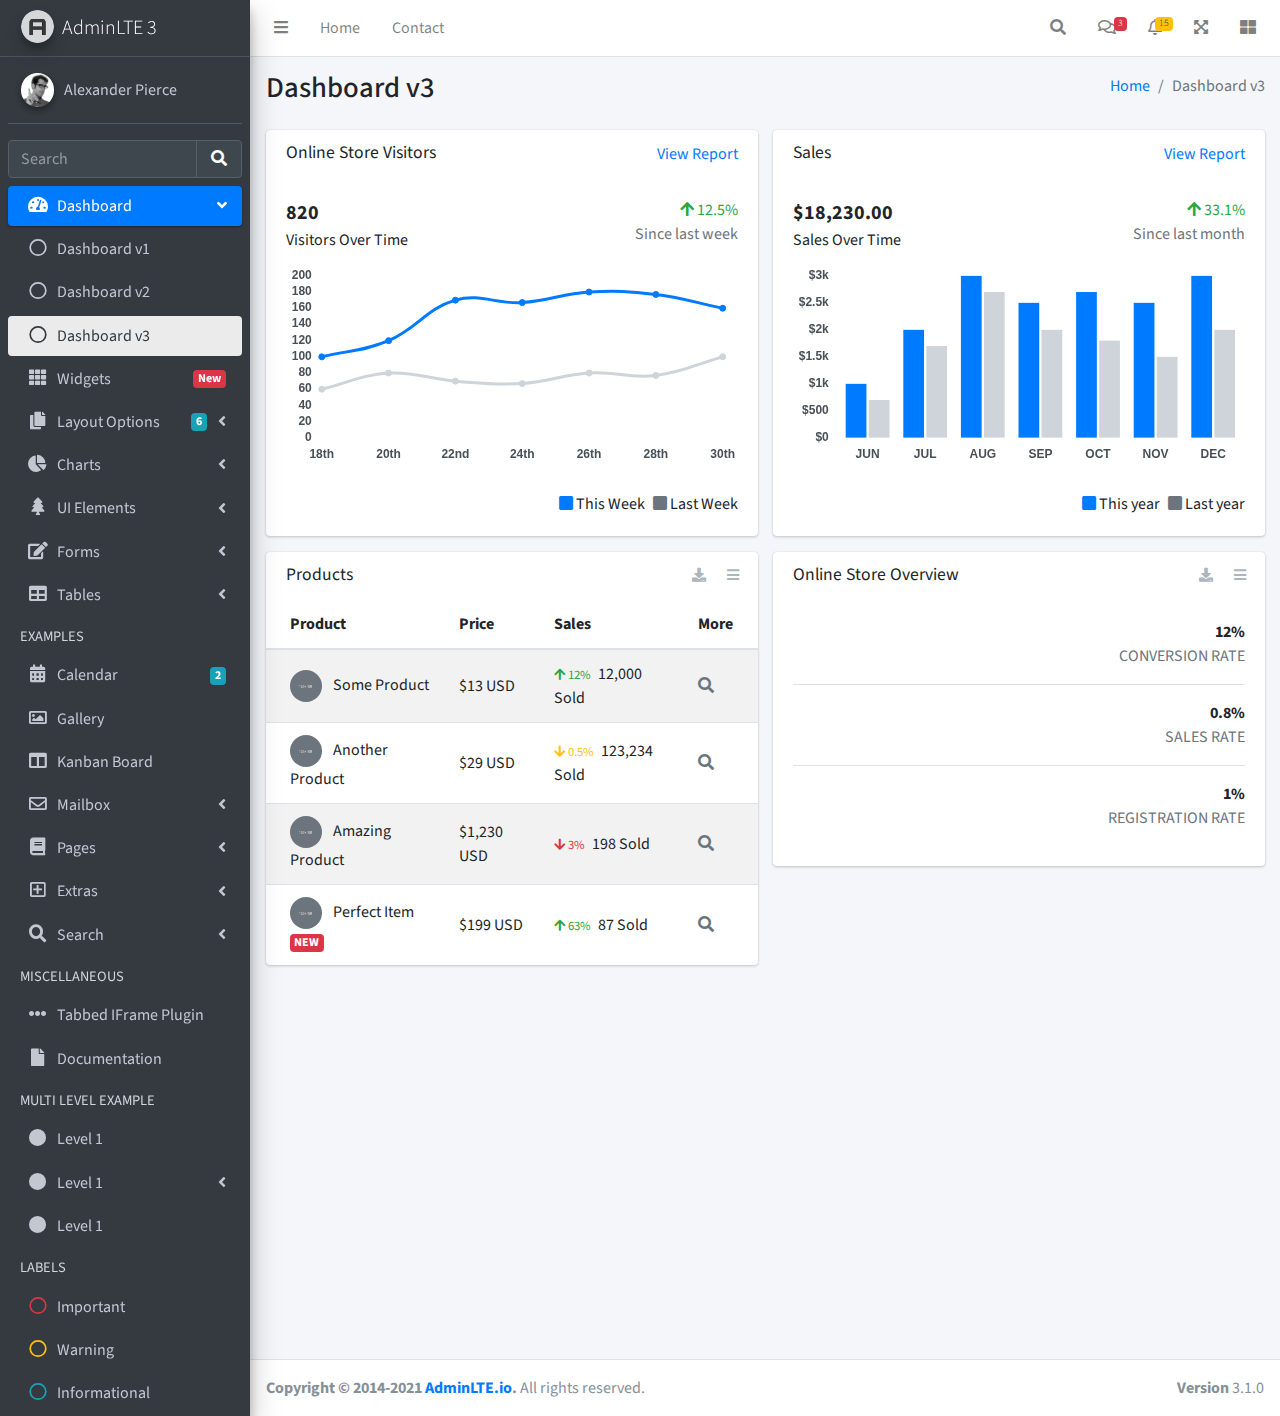
<file: src/main/webapp/resources/admin/index3.html>
<!DOCTYPE html>
<html lang="en">
<head>
  <meta charset="utf-8">
  <meta name="viewport" content="width=device-width, initial-scale=1">
  <title>AdminLTE 3 | Dashboard 3</title>

  <!-- Google Font: Source Sans Pro -->
  <link rel="stylesheet" href="https://fonts.googleapis.com/css?family=Source+Sans+Pro:300,400,400i,700&display=fallback">
  <!-- Font Awesome Icons -->
  <link rel="stylesheet" href="plugins/fontawesome-free/css/all.min.css">
  <!-- IonIcons -->
  <link rel="stylesheet" href="https://code.ionicframework.com/ionicons/2.0.1/css/ionicons.min.css">
  <!-- Theme style -->
  <link rel="stylesheet" href="dist/css/adminlte.min.css">
</head>
<!--
`body` tag options:

  Apply one or more of the following classes to to the body tag
  to get the desired effect

  * sidebar-collapse
  * sidebar-mini
-->
<body class="hold-transition sidebar-mini">
<div class="wrapper">
  <!-- Navbar -->
  <nav class="main-header navbar navbar-expand navbar-white navbar-light">
    <!-- Left navbar links -->
    <ul class="navbar-nav">
      <li class="nav-item">
        <a class="nav-link" data-widget="pushmenu" href="#" role="button"><i class="fas fa-bars"></i></a>
      </li>
      <li class="nav-item d-none d-sm-inline-block">
        <a href="index3.html" class="nav-link">Home</a>
      </li>
      <li class="nav-item d-none d-sm-inline-block">
        <a href="#" class="nav-link">Contact</a>
      </li>
    </ul>

    <!-- Right navbar links -->
    <ul class="navbar-nav ml-auto">
      <!-- Navbar Search -->
      <li class="nav-item">
        <a class="nav-link" data-widget="navbar-search" href="#" role="button">
          <i class="fas fa-search"></i>
        </a>
        <div class="navbar-search-block">
          <form class="form-inline">
            <div class="input-group input-group-sm">
              <input class="form-control form-control-navbar" type="search" placeholder="Search" aria-label="Search">
              <div class="input-group-append">
                <button class="btn btn-navbar" type="submit">
                  <i class="fas fa-search"></i>
                </button>
                <button class="btn btn-navbar" type="button" data-widget="navbar-search">
                  <i class="fas fa-times"></i>
                </button>
              </div>
            </div>
          </form>
        </div>
      </li>

      <!-- Messages Dropdown Menu -->
      <li class="nav-item dropdown">
        <a class="nav-link" data-toggle="dropdown" href="#">
          <i class="far fa-comments"></i>
          <span class="badge badge-danger navbar-badge">3</span>
        </a>
        <div class="dropdown-menu dropdown-menu-lg dropdown-menu-right">
          <a href="#" class="dropdown-item">
            <!-- Message Start -->
            <div class="media">
              <img src="dist/img/user1-128x128.jpg" alt="User Avatar" class="img-size-50 mr-3 img-circle">
              <div class="media-body">
                <h3 class="dropdown-item-title">
                  Brad Diesel
                  <span class="float-right text-sm text-danger"><i class="fas fa-star"></i></span>
                </h3>
                <p class="text-sm">Call me whenever you can...</p>
                <p class="text-sm text-muted"><i class="far fa-clock mr-1"></i> 4 Hours Ago</p>
              </div>
            </div>
            <!-- Message End -->
          </a>
          <div class="dropdown-divider"></div>
          <a href="#" class="dropdown-item">
            <!-- Message Start -->
            <div class="media">
              <img src="dist/img/user8-128x128.jpg" alt="User Avatar" class="img-size-50 img-circle mr-3">
              <div class="media-body">
                <h3 class="dropdown-item-title">
                  John Pierce
                  <span class="float-right text-sm text-muted"><i class="fas fa-star"></i></span>
                </h3>
                <p class="text-sm">I got your message bro</p>
                <p class="text-sm text-muted"><i class="far fa-clock mr-1"></i> 4 Hours Ago</p>
              </div>
            </div>
            <!-- Message End -->
          </a>
          <div class="dropdown-divider"></div>
          <a href="#" class="dropdown-item">
            <!-- Message Start -->
            <div class="media">
              <img src="dist/img/user3-128x128.jpg" alt="User Avatar" class="img-size-50 img-circle mr-3">
              <div class="media-body">
                <h3 class="dropdown-item-title">
                  Nora Silvester
                  <span class="float-right text-sm text-warning"><i class="fas fa-star"></i></span>
                </h3>
                <p class="text-sm">The subject goes here</p>
                <p class="text-sm text-muted"><i class="far fa-clock mr-1"></i> 4 Hours Ago</p>
              </div>
            </div>
            <!-- Message End -->
          </a>
          <div class="dropdown-divider"></div>
          <a href="#" class="dropdown-item dropdown-footer">See All Messages</a>
        </div>
      </li>
      <!-- Notifications Dropdown Menu -->
      <li class="nav-item dropdown">
        <a class="nav-link" data-toggle="dropdown" href="#">
          <i class="far fa-bell"></i>
          <span class="badge badge-warning navbar-badge">15</span>
        </a>
        <div class="dropdown-menu dropdown-menu-lg dropdown-menu-right">
          <span class="dropdown-item dropdown-header">15 Notifications</span>
          <div class="dropdown-divider"></div>
          <a href="#" class="dropdown-item">
            <i class="fas fa-envelope mr-2"></i> 4 new messages
            <span class="float-right text-muted text-sm">3 mins</span>
          </a>
          <div class="dropdown-divider"></div>
          <a href="#" class="dropdown-item">
            <i class="fas fa-users mr-2"></i> 8 friend requests
            <span class="float-right text-muted text-sm">12 hours</span>
          </a>
          <div class="dropdown-divider"></div>
          <a href="#" class="dropdown-item">
            <i class="fas fa-file mr-2"></i> 3 new reports
            <span class="float-right text-muted text-sm">2 days</span>
          </a>
          <div class="dropdown-divider"></div>
          <a href="#" class="dropdown-item dropdown-footer">See All Notifications</a>
        </div>
      </li>
      <li class="nav-item">
        <a class="nav-link" data-widget="fullscreen" href="#" role="button">
          <i class="fas fa-expand-arrows-alt"></i>
        </a>
      </li>
      <li class="nav-item">
        <a class="nav-link" data-widget="control-sidebar" data-slide="true" href="#" role="button">
          <i class="fas fa-th-large"></i>
        </a>
      </li>
    </ul>
  </nav>
  <!-- /.navbar -->

  <!-- Main Sidebar Container -->
  <aside class="main-sidebar sidebar-dark-primary elevation-4">
    <!-- Brand Logo -->
    <a href="index3.html" class="brand-link">
      <img src="dist/img/AdminLTELogo.png" alt="AdminLTE Logo" class="brand-image img-circle elevation-3" style="opacity: .8">
      <span class="brand-text font-weight-light">AdminLTE 3</span>
    </a>

    <!-- Sidebar -->
    <div class="sidebar">
      <!-- Sidebar user panel (optional) -->
      <div class="user-panel mt-3 pb-3 mb-3 d-flex">
        <div class="image">
          <img src="dist/img/user2-160x160.jpg" class="img-circle elevation-2" alt="User Image">
        </div>
        <div class="info">
          <a href="#" class="d-block">Alexander Pierce</a>
        </div>
      </div>

      <!-- SidebarSearch Form -->
      <div class="form-inline">
        <div class="input-group" data-widget="sidebar-search">
          <input class="form-control form-control-sidebar" type="search" placeholder="Search" aria-label="Search">
          <div class="input-group-append">
            <button class="btn btn-sidebar">
              <i class="fas fa-search fa-fw"></i>
            </button>
          </div>
        </div>
      </div>

      <!-- Sidebar Menu -->
      <nav class="mt-2">
        <ul class="nav nav-pills nav-sidebar flex-column" data-widget="treeview" role="menu" data-accordion="false">
          <!-- Add icons to the links using the .nav-icon class
               with font-awesome or any other icon font library -->
          <li class="nav-item menu-open">
            <a href="#" class="nav-link active">
              <i class="nav-icon fas fa-tachometer-alt"></i>
              <p>
                Dashboard
                <i class="right fas fa-angle-left"></i>
              </p>
            </a>
            <ul class="nav nav-treeview">
              <li class="nav-item">
                <a href="./index.html" class="nav-link">
                  <i class="far fa-circle nav-icon"></i>
                  <p>Dashboard v1</p>
                </a>
              </li>
              <li class="nav-item">
                <a href="./index2.html" class="nav-link">
                  <i class="far fa-circle nav-icon"></i>
                  <p>Dashboard v2</p>
                </a>
              </li>
              <li class="nav-item">
                <a href="./index3.html" class="nav-link active">
                  <i class="far fa-circle nav-icon"></i>
                  <p>Dashboard v3</p>
                </a>
              </li>
            </ul>
          </li>
          <li class="nav-item">
            <a href="pages/widgets.html" class="nav-link">
              <i class="nav-icon fas fa-th"></i>
              <p>
                Widgets
                <span class="right badge badge-danger">New</span>
              </p>
            </a>
          </li>
          <li class="nav-item">
            <a href="#" class="nav-link">
              <i class="nav-icon fas fa-copy"></i>
              <p>
                Layout Options
                <i class="fas fa-angle-left right"></i>
                <span class="badge badge-info right">6</span>
              </p>
            </a>
            <ul class="nav nav-treeview">
              <li class="nav-item">
                <a href="pages/layout/top-nav.html" class="nav-link">
                  <i class="far fa-circle nav-icon"></i>
                  <p>Top Navigation</p>
                </a>
              </li>
              <li class="nav-item">
                <a href="pages/layout/top-nav-sidebar.html" class="nav-link">
                  <i class="far fa-circle nav-icon"></i>
                  <p>Top Navigation + Sidebar</p>
                </a>
              </li>
              <li class="nav-item">
                <a href="pages/layout/boxed.html" class="nav-link">
                  <i class="far fa-circle nav-icon"></i>
                  <p>Boxed</p>
                </a>
              </li>
              <li class="nav-item">
                <a href="pages/layout/fixed-sidebar.html" class="nav-link">
                  <i class="far fa-circle nav-icon"></i>
                  <p>Fixed Sidebar</p>
                </a>
              </li>
              <li class="nav-item">
                <a href="pages/layout/fixed-sidebar-custom.html" class="nav-link">
                  <i class="far fa-circle nav-icon"></i>
                  <p>Fixed Sidebar <small>+ Custom Area</small></p>
                </a>
              </li>
              <li class="nav-item">
                <a href="pages/layout/fixed-topnav.html" class="nav-link">
                  <i class="far fa-circle nav-icon"></i>
                  <p>Fixed Navbar</p>
                </a>
              </li>
              <li class="nav-item">
                <a href="pages/layout/fixed-footer.html" class="nav-link">
                  <i class="far fa-circle nav-icon"></i>
                  <p>Fixed Footer</p>
                </a>
              </li>
              <li class="nav-item">
                <a href="pages/layout/collapsed-sidebar.html" class="nav-link">
                  <i class="far fa-circle nav-icon"></i>
                  <p>Collapsed Sidebar</p>
                </a>
              </li>
            </ul>
          </li>
          <li class="nav-item">
            <a href="#" class="nav-link">
              <i class="nav-icon fas fa-chart-pie"></i>
              <p>
                Charts
                <i class="right fas fa-angle-left"></i>
              </p>
            </a>
            <ul class="nav nav-treeview">
              <li class="nav-item">
                <a href="pages/charts/chartjs.html" class="nav-link">
                  <i class="far fa-circle nav-icon"></i>
                  <p>ChartJS</p>
                </a>
              </li>
              <li class="nav-item">
                <a href="pages/charts/flot.html" class="nav-link">
                  <i class="far fa-circle nav-icon"></i>
                  <p>Flot</p>
                </a>
              </li>
              <li class="nav-item">
                <a href="pages/charts/inline.html" class="nav-link">
                  <i class="far fa-circle nav-icon"></i>
                  <p>Inline</p>
                </a>
              </li>
              <li class="nav-item">
                <a href="pages/charts/uplot.html" class="nav-link">
                  <i class="far fa-circle nav-icon"></i>
                  <p>uPlot</p>
                </a>
              </li>
            </ul>
          </li>
          <li class="nav-item">
            <a href="#" class="nav-link">
              <i class="nav-icon fas fa-tree"></i>
              <p>
                UI Elements
                <i class="fas fa-angle-left right"></i>
              </p>
            </a>
            <ul class="nav nav-treeview">
              <li class="nav-item">
                <a href="pages/UI/general.html" class="nav-link">
                  <i class="far fa-circle nav-icon"></i>
                  <p>General</p>
                </a>
              </li>
              <li class="nav-item">
                <a href="pages/UI/icons.html" class="nav-link">
                  <i class="far fa-circle nav-icon"></i>
                  <p>Icons</p>
                </a>
              </li>
              <li class="nav-item">
                <a href="pages/UI/buttons.html" class="nav-link">
                  <i class="far fa-circle nav-icon"></i>
                  <p>Buttons</p>
                </a>
              </li>
              <li class="nav-item">
                <a href="pages/UI/sliders.html" class="nav-link">
                  <i class="far fa-circle nav-icon"></i>
                  <p>Sliders</p>
                </a>
              </li>
              <li class="nav-item">
                <a href="pages/UI/modals.html" class="nav-link">
                  <i class="far fa-circle nav-icon"></i>
                  <p>Modals & Alerts</p>
                </a>
              </li>
              <li class="nav-item">
                <a href="pages/UI/navbar.html" class="nav-link">
                  <i class="far fa-circle nav-icon"></i>
                  <p>Navbar & Tabs</p>
                </a>
              </li>
              <li class="nav-item">
                <a href="pages/UI/timeline.html" class="nav-link">
                  <i class="far fa-circle nav-icon"></i>
                  <p>Timeline</p>
                </a>
              </li>
              <li class="nav-item">
                <a href="pages/UI/ribbons.html" class="nav-link">
                  <i class="far fa-circle nav-icon"></i>
                  <p>Ribbons</p>
                </a>
              </li>
            </ul>
          </li>
          <li class="nav-item">
            <a href="#" class="nav-link">
              <i class="nav-icon fas fa-edit"></i>
              <p>
                Forms
                <i class="fas fa-angle-left right"></i>
              </p>
            </a>
            <ul class="nav nav-treeview">
              <li class="nav-item">
                <a href="pages/forms/general.html" class="nav-link">
                  <i class="far fa-circle nav-icon"></i>
                  <p>General Elements</p>
                </a>
              </li>
              <li class="nav-item">
                <a href="pages/forms/advanced.html" class="nav-link">
                  <i class="far fa-circle nav-icon"></i>
                  <p>Advanced Elements</p>
                </a>
              </li>
              <li class="nav-item">
                <a href="pages/forms/editors.html" class="nav-link">
                  <i class="far fa-circle nav-icon"></i>
                  <p>Editors</p>
                </a>
              </li>
              <li class="nav-item">
                <a href="pages/forms/validation.html" class="nav-link">
                  <i class="far fa-circle nav-icon"></i>
                  <p>Validation</p>
                </a>
              </li>
            </ul>
          </li>
          <li class="nav-item">
            <a href="#" class="nav-link">
              <i class="nav-icon fas fa-table"></i>
              <p>
                Tables
                <i class="fas fa-angle-left right"></i>
              </p>
            </a>
            <ul class="nav nav-treeview">
              <li class="nav-item">
                <a href="pages/tables/simple.html" class="nav-link">
                  <i class="far fa-circle nav-icon"></i>
                  <p>Simple Tables</p>
                </a>
              </li>
              <li class="nav-item">
                <a href="pages/tables/data.html" class="nav-link">
                  <i class="far fa-circle nav-icon"></i>
                  <p>DataTables</p>
                </a>
              </li>
              <li class="nav-item">
                <a href="pages/tables/jsgrid.html" class="nav-link">
                  <i class="far fa-circle nav-icon"></i>
                  <p>jsGrid</p>
                </a>
              </li>
            </ul>
          </li>
          <li class="nav-header">EXAMPLES</li>
          <li class="nav-item">
            <a href="pages/calendar.html" class="nav-link">
              <i class="nav-icon fas fa-calendar-alt"></i>
              <p>
                Calendar
                <span class="badge badge-info right">2</span>
              </p>
            </a>
          </li>
          <li class="nav-item">
            <a href="pages/gallery.html" class="nav-link">
              <i class="nav-icon far fa-image"></i>
              <p>
                Gallery
              </p>
            </a>
          </li>
          <li class="nav-item">
            <a href="pages/kanban.html" class="nav-link">
              <i class="nav-icon fas fa-columns"></i>
              <p>
                Kanban Board
              </p>
            </a>
          </li>
          <li class="nav-item">
            <a href="#" class="nav-link">
              <i class="nav-icon far fa-envelope"></i>
              <p>
                Mailbox
                <i class="fas fa-angle-left right"></i>
              </p>
            </a>
            <ul class="nav nav-treeview">
              <li class="nav-item">
                <a href="pages/mailbox/mailbox.html" class="nav-link">
                  <i class="far fa-circle nav-icon"></i>
                  <p>Inbox</p>
                </a>
              </li>
              <li class="nav-item">
                <a href="pages/mailbox/compose.html" class="nav-link">
                  <i class="far fa-circle nav-icon"></i>
                  <p>Compose</p>
                </a>
              </li>
              <li class="nav-item">
                <a href="pages/mailbox/read-mail.html" class="nav-link">
                  <i class="far fa-circle nav-icon"></i>
                  <p>Read</p>
                </a>
              </li>
            </ul>
          </li>
          <li class="nav-item">
            <a href="#" class="nav-link">
              <i class="nav-icon fas fa-book"></i>
              <p>
                Pages
                <i class="fas fa-angle-left right"></i>
              </p>
            </a>
            <ul class="nav nav-treeview">
              <li class="nav-item">
                <a href="pages/examples/invoice.html" class="nav-link">
                  <i class="far fa-circle nav-icon"></i>
                  <p>Invoice</p>
                </a>
              </li>
              <li class="nav-item">
                <a href="pages/examples/profile.html" class="nav-link">
                  <i class="far fa-circle nav-icon"></i>
                  <p>Profile</p>
                </a>
              </li>
              <li class="nav-item">
                <a href="pages/examples/e-commerce.html" class="nav-link">
                  <i class="far fa-circle nav-icon"></i>
                  <p>E-commerce</p>
                </a>
              </li>
              <li class="nav-item">
                <a href="pages/examples/projects.html" class="nav-link">
                  <i class="far fa-circle nav-icon"></i>
                  <p>Projects</p>
                </a>
              </li>
              <li class="nav-item">
                <a href="pages/examples/project-add.html" class="nav-link">
                  <i class="far fa-circle nav-icon"></i>
                  <p>Project Add</p>
                </a>
              </li>
              <li class="nav-item">
                <a href="pages/examples/project-edit.html" class="nav-link">
                  <i class="far fa-circle nav-icon"></i>
                  <p>Project Edit</p>
                </a>
              </li>
              <li class="nav-item">
                <a href="pages/examples/project-detail.html" class="nav-link">
                  <i class="far fa-circle nav-icon"></i>
                  <p>Project Detail</p>
                </a>
              </li>
              <li class="nav-item">
                <a href="pages/examples/contacts.html" class="nav-link">
                  <i class="far fa-circle nav-icon"></i>
                  <p>Contacts</p>
                </a>
              </li>
              <li class="nav-item">
                <a href="pages/examples/faq.html" class="nav-link">
                  <i class="far fa-circle nav-icon"></i>
                  <p>FAQ</p>
                </a>
              </li>
              <li class="nav-item">
                <a href="pages/examples/contact-us.html" class="nav-link">
                  <i class="far fa-circle nav-icon"></i>
                  <p>Contact us</p>
                </a>
              </li>
            </ul>
          </li>
          <li class="nav-item">
            <a href="#" class="nav-link">
              <i class="nav-icon far fa-plus-square"></i>
              <p>
                Extras
                <i class="fas fa-angle-left right"></i>
              </p>
            </a>
            <ul class="nav nav-treeview">
              <li class="nav-item">
                <a href="#" class="nav-link">
                  <i class="far fa-circle nav-icon"></i>
                  <p>
                    Login & Register v1
                    <i class="fas fa-angle-left right"></i>
                  </p>
                </a>
                <ul class="nav nav-treeview">
                  <li class="nav-item">
                    <a href="pages/examples/login.html" class="nav-link">
                      <i class="far fa-circle nav-icon"></i>
                      <p>Login v1</p>
                    </a>
                  </li>
                  <li class="nav-item">
                    <a href="pages/examples/register.html" class="nav-link">
                      <i class="far fa-circle nav-icon"></i>
                      <p>Register v1</p>
                    </a>
                  </li>
                  <li class="nav-item">
                    <a href="pages/examples/forgot-password.html" class="nav-link">
                      <i class="far fa-circle nav-icon"></i>
                      <p>Forgot Password v1</p>
                    </a>
                  </li>
                  <li class="nav-item">
                    <a href="pages/examples/recover-password.html" class="nav-link">
                      <i class="far fa-circle nav-icon"></i>
                      <p>Recover Password v1</p>
                    </a>
                  </li>
                </ul>
              </li>
              <li class="nav-item">
                <a href="#" class="nav-link">
                  <i class="far fa-circle nav-icon"></i>
                  <p>
                    Login & Register v2
                    <i class="fas fa-angle-left right"></i>
                  </p>
                </a>
                <ul class="nav nav-treeview">
                  <li class="nav-item">
                    <a href="pages/examples/login-v2.html" class="nav-link">
                      <i class="far fa-circle nav-icon"></i>
                      <p>Login v2</p>
                    </a>
                  </li>
                  <li class="nav-item">
                    <a href="pages/examples/register-v2.html" class="nav-link">
                      <i class="far fa-circle nav-icon"></i>
                      <p>Register v2</p>
                    </a>
                  </li>
                  <li class="nav-item">
                    <a href="pages/examples/forgot-password-v2.html" class="nav-link">
                      <i class="far fa-circle nav-icon"></i>
                      <p>Forgot Password v2</p>
                    </a>
                  </li>
                  <li class="nav-item">
                    <a href="pages/examples/recover-password-v2.html" class="nav-link">
                      <i class="far fa-circle nav-icon"></i>
                      <p>Recover Password v2</p>
                    </a>
                  </li>
                </ul>
              </li>
              <li class="nav-item">
                <a href="pages/examples/lockscreen.html" class="nav-link">
                  <i class="far fa-circle nav-icon"></i>
                  <p>Lockscreen</p>
                </a>
              </li>
              <li class="nav-item">
                <a href="pages/examples/legacy-user-menu.html" class="nav-link">
                  <i class="far fa-circle nav-icon"></i>
                  <p>Legacy User Menu</p>
                </a>
              </li>
              <li class="nav-item">
                <a href="pages/examples/language-menu.html" class="nav-link">
                  <i class="far fa-circle nav-icon"></i>
                  <p>Language Menu</p>
                </a>
              </li>
              <li class="nav-item">
                <a href="pages/examples/404.html" class="nav-link">
                  <i class="far fa-circle nav-icon"></i>
                  <p>Error 404</p>
                </a>
              </li>
              <li class="nav-item">
                <a href="pages/examples/500.html" class="nav-link">
                  <i class="far fa-circle nav-icon"></i>
                  <p>Error 500</p>
                </a>
              </li>
              <li class="nav-item">
                <a href="pages/examples/pace.html" class="nav-link">
                  <i class="far fa-circle nav-icon"></i>
                  <p>Pace</p>
                </a>
              </li>
              <li class="nav-item">
                <a href="pages/examples/blank.html" class="nav-link">
                  <i class="far fa-circle nav-icon"></i>
                  <p>Blank Page</p>
                </a>
              </li>
              <li class="nav-item">
                <a href="starter.html" class="nav-link">
                  <i class="far fa-circle nav-icon"></i>
                  <p>Starter Page</p>
                </a>
              </li>
            </ul>
          </li>
          <li class="nav-item">
            <a href="#" class="nav-link">
              <i class="nav-icon fas fa-search"></i>
              <p>
                Search
                <i class="fas fa-angle-left right"></i>
              </p>
            </a>
            <ul class="nav nav-treeview">
              <li class="nav-item">
                <a href="pages/search/simple.html" class="nav-link">
                  <i class="far fa-circle nav-icon"></i>
                  <p>Simple Search</p>
                </a>
              </li>
              <li class="nav-item">
                <a href="pages/search/enhanced.html" class="nav-link">
                  <i class="far fa-circle nav-icon"></i>
                  <p>Enhanced</p>
                </a>
              </li>
            </ul>
          </li>
          <li class="nav-header">MISCELLANEOUS</li>
          <li class="nav-item">
            <a href="iframe.html" class="nav-link">
              <i class="nav-icon fas fa-ellipsis-h"></i>
              <p>Tabbed IFrame Plugin</p>
            </a>
          </li>
          <li class="nav-item">
            <a href="https://adminlte.io/docs/3.1/" class="nav-link">
              <i class="nav-icon fas fa-file"></i>
              <p>Documentation</p>
            </a>
          </li>
          <li class="nav-header">MULTI LEVEL EXAMPLE</li>
          <li class="nav-item">
            <a href="#" class="nav-link">
              <i class="fas fa-circle nav-icon"></i>
              <p>Level 1</p>
            </a>
          </li>
          <li class="nav-item">
            <a href="#" class="nav-link">
              <i class="nav-icon fas fa-circle"></i>
              <p>
                Level 1
                <i class="right fas fa-angle-left"></i>
              </p>
            </a>
            <ul class="nav nav-treeview">
              <li class="nav-item">
                <a href="#" class="nav-link">
                  <i class="far fa-circle nav-icon"></i>
                  <p>Level 2</p>
                </a>
              </li>
              <li class="nav-item">
                <a href="#" class="nav-link">
                  <i class="far fa-circle nav-icon"></i>
                  <p>
                    Level 2
                    <i class="right fas fa-angle-left"></i>
                  </p>
                </a>
                <ul class="nav nav-treeview">
                  <li class="nav-item">
                    <a href="#" class="nav-link">
                      <i class="far fa-dot-circle nav-icon"></i>
                      <p>Level 3</p>
                    </a>
                  </li>
                  <li class="nav-item">
                    <a href="#" class="nav-link">
                      <i class="far fa-dot-circle nav-icon"></i>
                      <p>Level 3</p>
                    </a>
                  </li>
                  <li class="nav-item">
                    <a href="#" class="nav-link">
                      <i class="far fa-dot-circle nav-icon"></i>
                      <p>Level 3</p>
                    </a>
                  </li>
                </ul>
              </li>
              <li class="nav-item">
                <a href="#" class="nav-link">
                  <i class="far fa-circle nav-icon"></i>
                  <p>Level 2</p>
                </a>
              </li>
            </ul>
          </li>
          <li class="nav-item">
            <a href="#" class="nav-link">
              <i class="fas fa-circle nav-icon"></i>
              <p>Level 1</p>
            </a>
          </li>
          <li class="nav-header">LABELS</li>
          <li class="nav-item">
            <a href="#" class="nav-link">
              <i class="nav-icon far fa-circle text-danger"></i>
              <p class="text">Important</p>
            </a>
          </li>
          <li class="nav-item">
            <a href="#" class="nav-link">
              <i class="nav-icon far fa-circle text-warning"></i>
              <p>Warning</p>
            </a>
          </li>
          <li class="nav-item">
            <a href="#" class="nav-link">
              <i class="nav-icon far fa-circle text-info"></i>
              <p>Informational</p>
            </a>
          </li>
        </ul>
      </nav>
      <!-- /.sidebar-menu -->
    </div>
    <!-- /.sidebar -->
  </aside>

  <!-- Content Wrapper. Contains page content -->
  <div class="content-wrapper">
    <!-- Content Header (Page header) -->
    <div class="content-header">
      <div class="container-fluid">
        <div class="row mb-2">
          <div class="col-sm-6">
            <h1 class="m-0">Dashboard v3</h1>
          </div><!-- /.col -->
          <div class="col-sm-6">
            <ol class="breadcrumb float-sm-right">
              <li class="breadcrumb-item"><a href="#">Home</a></li>
              <li class="breadcrumb-item active">Dashboard v3</li>
            </ol>
          </div><!-- /.col -->
        </div><!-- /.row -->
      </div><!-- /.container-fluid -->
    </div>
    <!-- /.content-header -->

    <!-- Main content -->
    <div class="content">
      <div class="container-fluid">
        <div class="row">
          <div class="col-lg-6">
            <div class="card">
              <div class="card-header border-0">
                <div class="d-flex justify-content-between">
                  <h3 class="card-title">Online Store Visitors</h3>
                  <a href="javascript:void(0);">View Report</a>
                </div>
              </div>
              <div class="card-body">
                <div class="d-flex">
                  <p class="d-flex flex-column">
                    <span class="text-bold text-lg">820</span>
                    <span>Visitors Over Time</span>
                  </p>
                  <p class="ml-auto d-flex flex-column text-right">
                    <span class="text-success">
                      <i class="fas fa-arrow-up"></i> 12.5%
                    </span>
                    <span class="text-muted">Since last week</span>
                  </p>
                </div>
                <!-- /.d-flex -->

                <div class="position-relative mb-4">
                  <canvas id="visitors-chart" height="200"></canvas>
                </div>

                <div class="d-flex flex-row justify-content-end">
                  <span class="mr-2">
                    <i class="fas fa-square text-primary"></i> This Week
                  </span>

                  <span>
                    <i class="fas fa-square text-gray"></i> Last Week
                  </span>
                </div>
              </div>
            </div>
            <!-- /.card -->

            <div class="card">
              <div class="card-header border-0">
                <h3 class="card-title">Products</h3>
                <div class="card-tools">
                  <a href="#" class="btn btn-tool btn-sm">
                    <i class="fas fa-download"></i>
                  </a>
                  <a href="#" class="btn btn-tool btn-sm">
                    <i class="fas fa-bars"></i>
                  </a>
                </div>
              </div>
              <div class="card-body table-responsive p-0">
                <table class="table table-striped table-valign-middle">
                  <thead>
                  <tr>
                    <th>Product</th>
                    <th>Price</th>
                    <th>Sales</th>
                    <th>More</th>
                  </tr>
                  </thead>
                  <tbody>
                  <tr>
                    <td>
                      <img src="dist/img/default-150x150.png" alt="Product 1" class="img-circle img-size-32 mr-2">
                      Some Product
                    </td>
                    <td>$13 USD</td>
                    <td>
                      <small class="text-success mr-1">
                        <i class="fas fa-arrow-up"></i>
                        12%
                      </small>
                      12,000 Sold
                    </td>
                    <td>
                      <a href="#" class="text-muted">
                        <i class="fas fa-search"></i>
                      </a>
                    </td>
                  </tr>
                  <tr>
                    <td>
                      <img src="dist/img/default-150x150.png" alt="Product 1" class="img-circle img-size-32 mr-2">
                      Another Product
                    </td>
                    <td>$29 USD</td>
                    <td>
                      <small class="text-warning mr-1">
                        <i class="fas fa-arrow-down"></i>
                        0.5%
                      </small>
                      123,234 Sold
                    </td>
                    <td>
                      <a href="#" class="text-muted">
                        <i class="fas fa-search"></i>
                      </a>
                    </td>
                  </tr>
                  <tr>
                    <td>
                      <img src="dist/img/default-150x150.png" alt="Product 1" class="img-circle img-size-32 mr-2">
                      Amazing Product
                    </td>
                    <td>$1,230 USD</td>
                    <td>
                      <small class="text-danger mr-1">
                        <i class="fas fa-arrow-down"></i>
                        3%
                      </small>
                      198 Sold
                    </td>
                    <td>
                      <a href="#" class="text-muted">
                        <i class="fas fa-search"></i>
                      </a>
                    </td>
                  </tr>
                  <tr>
                    <td>
                      <img src="dist/img/default-150x150.png" alt="Product 1" class="img-circle img-size-32 mr-2">
                      Perfect Item
                      <span class="badge bg-danger">NEW</span>
                    </td>
                    <td>$199 USD</td>
                    <td>
                      <small class="text-success mr-1">
                        <i class="fas fa-arrow-up"></i>
                        63%
                      </small>
                      87 Sold
                    </td>
                    <td>
                      <a href="#" class="text-muted">
                        <i class="fas fa-search"></i>
                      </a>
                    </td>
                  </tr>
                  </tbody>
                </table>
              </div>
            </div>
            <!-- /.card -->
          </div>
          <!-- /.col-md-6 -->
          <div class="col-lg-6">
            <div class="card">
              <div class="card-header border-0">
                <div class="d-flex justify-content-between">
                  <h3 class="card-title">Sales</h3>
                  <a href="javascript:void(0);">View Report</a>
                </div>
              </div>
              <div class="card-body">
                <div class="d-flex">
                  <p class="d-flex flex-column">
                    <span class="text-bold text-lg">$18,230.00</span>
                    <span>Sales Over Time</span>
                  </p>
                  <p class="ml-auto d-flex flex-column text-right">
                    <span class="text-success">
                      <i class="fas fa-arrow-up"></i> 33.1%
                    </span>
                    <span class="text-muted">Since last month</span>
                  </p>
                </div>
                <!-- /.d-flex -->

                <div class="position-relative mb-4">
                  <canvas id="sales-chart" height="200"></canvas>
                </div>

                <div class="d-flex flex-row justify-content-end">
                  <span class="mr-2">
                    <i class="fas fa-square text-primary"></i> This year
                  </span>

                  <span>
                    <i class="fas fa-square text-gray"></i> Last year
                  </span>
                </div>
              </div>
            </div>
            <!-- /.card -->

            <div class="card">
              <div class="card-header border-0">
                <h3 class="card-title">Online Store Overview</h3>
                <div class="card-tools">
                  <a href="#" class="btn btn-sm btn-tool">
                    <i class="fas fa-download"></i>
                  </a>
                  <a href="#" class="btn btn-sm btn-tool">
                    <i class="fas fa-bars"></i>
                  </a>
                </div>
              </div>
              <div class="card-body">
                <div class="d-flex justify-content-between align-items-center border-bottom mb-3">
                  <p class="text-success text-xl">
                    <i class="ion ion-ios-refresh-empty"></i>
                  </p>
                  <p class="d-flex flex-column text-right">
                    <span class="font-weight-bold">
                      <i class="ion ion-android-arrow-up text-success"></i> 12%
                    </span>
                    <span class="text-muted">CONVERSION RATE</span>
                  </p>
                </div>
                <!-- /.d-flex -->
                <div class="d-flex justify-content-between align-items-center border-bottom mb-3">
                  <p class="text-warning text-xl">
                    <i class="ion ion-ios-cart-outline"></i>
                  </p>
                  <p class="d-flex flex-column text-right">
                    <span class="font-weight-bold">
                      <i class="ion ion-android-arrow-up text-warning"></i> 0.8%
                    </span>
                    <span class="text-muted">SALES RATE</span>
                  </p>
                </div>
                <!-- /.d-flex -->
                <div class="d-flex justify-content-between align-items-center mb-0">
                  <p class="text-danger text-xl">
                    <i class="ion ion-ios-people-outline"></i>
                  </p>
                  <p class="d-flex flex-column text-right">
                    <span class="font-weight-bold">
                      <i class="ion ion-android-arrow-down text-danger"></i> 1%
                    </span>
                    <span class="text-muted">REGISTRATION RATE</span>
                  </p>
                </div>
                <!-- /.d-flex -->
              </div>
            </div>
          </div>
          <!-- /.col-md-6 -->
        </div>
        <!-- /.row -->
      </div>
      <!-- /.container-fluid -->
    </div>
    <!-- /.content -->
  </div>
  <!-- /.content-wrapper -->

  <!-- Control Sidebar -->
  <aside class="control-sidebar control-sidebar-dark">
    <!-- Control sidebar content goes here -->
  </aside>
  <!-- /.control-sidebar -->

  <!-- Main Footer -->
  <footer class="main-footer">
    <strong>Copyright &copy; 2014-2021 <a href="https://adminlte.io">AdminLTE.io</a>.</strong>
    All rights reserved.
    <div class="float-right d-none d-sm-inline-block">
      <b>Version</b> 3.1.0
    </div>
  </footer>
</div>
<!-- ./wrapper -->

<!-- REQUIRED SCRIPTS -->

<!-- jQuery -->
<script src="plugins/jquery/jquery.min.js"></script>
<!-- Bootstrap -->
<script src="plugins/bootstrap/js/bootstrap.bundle.min.js"></script>
<!-- AdminLTE -->
<script src="dist/js/adminlte.js"></script>

<!-- OPTIONAL SCRIPTS -->
<script src="plugins/chart.js/Chart.min.js"></script>
<!-- AdminLTE for demo purposes -->
<script src="dist/js/demo.js"></script>
<!-- AdminLTE dashboard demo (This is only for demo purposes) -->
<script src="dist/js/pages/dashboard3.js"></script>
</body>
</html>
</file>
<file: src/main/webapp/resources/admin/plugins/daterangepicker/daterangepicker.css>
.daterangepicker {
  position: absolute;
  color: inherit;
  background-color: #fff;
  border-radius: 4px;
  border: 1px solid #ddd;
  width: 278px;
  max-width: none;
  padding: 0;
  margin-top: 7px;
  top: 100px;
  left: 20px;
  z-index: 3001;
  display: none;
  font-family: arial;
  font-size: 15px;
  line-height: 1em;
}

.daterangepicker:before, .daterangepicker:after {
  position: absolute;
  display: inline-block;
  border-bottom-color: rgba(0, 0, 0, 0.2);
  content: '';
}

.daterangepicker:before {
  top: -7px;
  border-right: 7px solid transparent;
  border-left: 7px solid transparent;
  border-bottom: 7px solid #ccc;
}

.daterangepicker:after {
  top: -6px;
  border-right: 6px solid transparent;
  border-bottom: 6px solid #fff;
  border-left: 6px solid transparent;
}

.daterangepicker.opensleft:before {
  right: 9px;
}

.daterangepicker.opensleft:after {
  right: 10px;
}

.daterangepicker.openscenter:before {
  left: 0;
  right: 0;
  width: 0;
  margin-left: auto;
  margin-right: auto;
}

.daterangepicker.openscenter:after {
  left: 0;
  right: 0;
  width: 0;
  margin-left: auto;
  margin-right: auto;
}

.daterangepicker.opensright:before {
  left: 9px;
}

.daterangepicker.opensright:after {
  left: 10px;
}

.daterangepicker.drop-up {
  margin-top: -7px;
}

.daterangepicker.drop-up:before {
  top: initial;
  bottom: -7px;
  border-bottom: initial;
  border-top: 7px solid #ccc;
}

.daterangepicker.drop-up:after {
  top: initial;
  bottom: -6px;
  border-bottom: initial;
  border-top: 6px solid #fff;
}

.daterangepicker.single .daterangepicker .ranges, .daterangepicker.single .drp-calendar {
  float: none;
}

.daterangepicker.single .drp-selected {
  display: none;
}

.daterangepicker.show-calendar .drp-calendar {
  display: block;
}

.daterangepicker.show-calendar .drp-buttons {
  display: block;
}

.daterangepicker.auto-apply .drp-buttons {
  display: none;
}

.daterangepicker .drp-calendar {
  display: none;
  max-width: 270px;
}

.daterangepicker .drp-calendar.left {
  padding: 8px 0 8px 8px;
}

.daterangepicker .drp-calendar.right {
  padding: 8px;
}

.daterangepicker .drp-calendar.single .calendar-table {
  border: none;
}

.daterangepicker .calendar-table .next span, .daterangepicker .calendar-table .prev span {
  color: #fff;
  border: solid black;
  border-width: 0 2px 2px 0;
  border-radius: 0;
  display: inline-block;
  padding: 3px;
}

.daterangepicker .calendar-table .next span {
  transform: rotate(-45deg);
  -webkit-transform: rotate(-45deg);
}

.daterangepicker .calendar-table .prev span {
  transform: rotate(135deg);
  -webkit-transform: rotate(135deg);
}

.daterangepicker .calendar-table th, .daterangepicker .calendar-table td {
  white-space: nowrap;
  text-align: center;
  vertical-align: middle;
  min-width: 32px;
  width: 32px;
  height: 24px;
  line-height: 24px;
  font-size: 12px;
  border-radius: 4px;
  border: 1px solid transparent;
  white-space: nowrap;
  cursor: pointer;
}

.daterangepicker .calendar-table {
  border: 1px solid #fff;
  border-radius: 4px;
  background-color: #fff;
}

.daterangepicker .calendar-table table {
  width: 100%;
  margin: 0;
  border-spacing: 0;
  border-collapse: collapse;
}

.daterangepicker td.available:hover, .daterangepicker th.available:hover {
  background-color: #eee;
  border-color: transparent;
  color: inherit;
}

.daterangepicker td.week, .daterangepicker th.week {
  font-size: 80%;
  color: #ccc;
}

.daterangepicker td.off, .daterangepicker td.off.in-range, .daterangepicker td.off.start-date, .daterangepicker td.off.end-date {
  background-color: #fff;
  border-color: transparent;
  color: #999;
}

.daterangepicker td.in-range {
  background-color: #ebf4f8;
  border-color: transparent;
  color: #000;
  border-radius: 0;
}

.daterangepicker td.start-date {
  border-radius: 4px 0 0 4px;
}

.daterangepicker td.end-date {
  border-radius: 0 4px 4px 0;
}

.daterangepicker td.start-date.end-date {
  border-radius: 4px;
}

.daterangepicker td.active, .daterangepicker td.active:hover {
  background-color: #357ebd;
  border-color: transparent;
  color: #fff;
}

.daterangepicker th.month {
  width: auto;
}

.daterangepicker td.disabled, .daterangepicker option.disabled {
  color: #999;
  cursor: not-allowed;
  text-decoration: line-through;
}

.daterangepicker select.monthselect, .daterangepicker select.yearselect {
  font-size: 12px;
  padding: 1px;
  height: auto;
  margin: 0;
  cursor: default;
}

.daterangepicker select.monthselect {
  margin-right: 2%;
  width: 56%;
}

.daterangepicker select.yearselect {
  width: 40%;
}

.daterangepicker select.hourselect, .daterangepicker select.minuteselect, .daterangepicker select.secondselect, .daterangepicker select.ampmselect {
  width: 50px;
  margin: 0 auto;
  background: #eee;
  border: 1px solid #eee;
  padding: 2px;
  outline: 0;
  font-size: 12px;
}

.daterangepicker .calendar-time {
  text-align: center;
  margin: 4px auto 0 auto;
  line-height: 30px;
  position: relative;
}

.daterangepicker .calendar-time select.disabled {
  color: #ccc;
  cursor: not-allowed;
}

.daterangepicker .drp-buttons {
  clear: both;
  text-align: right;
  padding: 8px;
  border-top: 1px solid #ddd;
  display: none;
  line-height: 12px;
  vertical-align: middle;
}

.daterangepicker .drp-selected {
  display: inline-block;
  font-size: 12px;
  padding-right: 8px;
}

.daterangepicker .drp-buttons .btn {
  margin-left: 8px;
  font-size: 12px;
  font-weight: bold;
  padding: 4px 8px;
}

.daterangepicker.show-ranges.single.rtl .drp-calendar.left {
  border-right: 1px solid #ddd;
}

.daterangepicker.show-ranges.single.ltr .drp-calendar.left {
  border-left: 1px solid #ddd;
}

.daterangepicker.show-ranges.rtl .drp-calendar.right {
  border-right: 1px solid #ddd;
}

.daterangepicker.show-ranges.ltr .drp-calendar.left {
  border-left: 1px solid #ddd;
}

.daterangepicker .ranges {
  float: none;
  text-align: left;
  margin: 0;
}

.daterangepicker.show-calendar .ranges {
  margin-top: 8px;
}

.daterangepicker .ranges ul {
  list-style: none;
  margin: 0 auto;
  padding: 0;
  width: 100%;
}

.daterangepicker .ranges li {
  font-size: 12px;
  padding: 8px 12px;
  cursor: pointer;
}

.daterangepicker .ranges li:hover {
  background-color: #eee;
}

.daterangepicker .ranges li.active {
  background-color: #08c;
  color: #fff;
}

/*  Larger Screen Styling */
@media (min-width: 564px) {
  .daterangepicker {
    width: auto;
  }

  .daterangepicker .ranges ul {
    width: 140px;
  }

  .daterangepicker.single .ranges ul {
    width: 100%;
  }

  .daterangepicker.single .drp-calendar.left {
    clear: none;
  }

  .daterangepicker.single .ranges, .daterangepicker.single .drp-calendar {
    float: left;
  }

  .daterangepicker {
    direction: ltr;
    text-align: left;
  }

  .daterangepicker .drp-calendar.left {
    clear: left;
    margin-right: 0;
  }

  .daterangepicker .drp-calendar.left .calendar-table {
    border-right: none;
    border-top-right-radius: 0;
    border-bottom-right-radius: 0;
  }

  .daterangepicker .drp-calendar.right {
    margin-left: 0;
  }

  .daterangepicker .drp-calendar.right .calendar-table {
    border-left: none;
    border-top-left-radius: 0;
    border-bottom-left-radius: 0;
  }

  .daterangepicker .drp-calendar.left .calendar-table {
    padding-right: 8px;
  }

  .daterangepicker .ranges, .daterangepicker .drp-calendar {
    float: left;
  }
}

@media (min-width: 730px) {
  .daterangepicker .ranges {
    width: auto;
  }

  .daterangepicker .ranges {
    float: left;
  }

  .daterangepicker.rtl .ranges {
    float: right;
  }

  .daterangepicker .drp-calendar.left {
    clear: none !important;
  }
}
</file>
<file: src/main/webapp/resources/admin/plugins/jqvmap/jqvmap.min.css>
.jqvmap-label,.jqvmap-pin{pointer-events:none}.jqvmap-label{position:absolute;display:none;-webkit-border-radius:3px;-moz-border-radius:3px;border-radius:3px;background:#292929;color:#fff;font-family:sans-serif,Verdana;font-size:smaller;padding:3px}.jqvmap-zoomin,.jqvmap-zoomout{position:absolute;left:10px;-webkit-border-radius:3px;-moz-border-radius:3px;border-radius:3px;background:#000;padding:3px;color:#fff;width:10px;height:10px;cursor:pointer;line-height:10px;text-align:center}.jqvmap-zoomin{top:10px}.jqvmap-zoomout{top:30px}.jqvmap-region{cursor:pointer}.jqvmap-ajax_response{width:100%;height:500px}
</file>
<file: src/main/webapp/resources/admin/plugins/overlayScrollbars/css/OverlayScrollbars.min.css>
/*!
 * OverlayScrollbars
 * https://github.com/KingSora/OverlayScrollbars
 *
 * Version: 1.13.0
 *
 * Copyright KingSora | Rene Haas.
 * https://github.com/KingSora
 *
 * Released under the MIT license.
 * Date: 02.08.2020
 */
html.os-html,html.os-html>.os-host{display:block;overflow:hidden;box-sizing:border-box;height:100%!important;width:100%!important;min-width:100%!important;min-height:100%!important;margin:0!important;position:absolute!important}html.os-html>.os-host>.os-padding{position:absolute}body.os-dragging,body.os-dragging *{cursor:default}.os-host,.os-host-textarea{position:relative;overflow:visible!important;-webkit-box-orient:vertical;-webkit-box-direction:normal;-ms-flex-direction:column;flex-direction:column;-ms-flex-wrap:nowrap;flex-wrap:nowrap;-webkit-box-pack:start;-ms-flex-pack:start;justify-content:flex-start;-ms-flex-line-pack:start;align-content:flex-start;-webkit-box-align:start;-ms-flex-align:start;-ms-grid-row-align:flex-start;align-items:flex-start}.os-host-flexbox{overflow:hidden!important;display:-webkit-box;display:-ms-flexbox;display:flex}.os-host-flexbox>.os-size-auto-observer{height:inherit!important}.os-host-flexbox>.os-content-glue{-webkit-box-flex:1;-ms-flex-positive:1;flex-grow:1;-ms-flex-negative:0;flex-shrink:0}.os-host-flexbox>.os-size-auto-observer,.os-host-flexbox>.os-content-glue{min-height:0;min-width:0;-webkit-box-flex:0;-ms-flex-positive:0;flex-grow:0;-ms-flex-negative:1;flex-shrink:1;-ms-flex-preferred-size:auto;flex-basis:auto}#os-dummy-scrollbar-size{position:fixed;opacity:0;-ms-filter:'progid:DXImageTransform.Microsoft.Alpha(Opacity=0)';visibility:hidden;overflow:scroll;height:500px;width:500px}#os-dummy-scrollbar-size>div{width:200%;height:200%;margin:10px 0}#os-dummy-scrollbar-size:before,#os-dummy-scrollbar-size:after,.os-content:before,.os-content:after{content:'';display:table;width:.01px;height:.01px;line-height:0;font-size:0;flex-grow:0;flex-shrink:0;visibility:hidden}#os-dummy-scrollbar-size,.os-viewport{-ms-overflow-style:scrollbar!important}.os-viewport-native-scrollbars-invisible#os-dummy-scrollbar-size,.os-viewport-native-scrollbars-invisible.os-viewport{scrollbar-width:none!important}.os-viewport-native-scrollbars-invisible#os-dummy-scrollbar-size::-webkit-scrollbar,.os-viewport-native-scrollbars-invisible.os-viewport::-webkit-scrollbar,.os-viewport-native-scrollbars-invisible#os-dummy-scrollbar-size::-webkit-scrollbar-corner,.os-viewport-native-scrollbars-invisible.os-viewport::-webkit-scrollbar-corner{display:none!important;width:0!important;height:0!important;visibility:hidden!important;background:0 0!important}.os-content-glue{box-sizing:inherit;max-height:100%;max-width:100%;width:100%;pointer-events:none}.os-padding{box-sizing:inherit;direction:inherit;position:absolute;overflow:visible;padding:0;margin:0;left:0;top:0;bottom:0;right:0;width:auto!important;height:auto!important;z-index:0}.os-host-overflow>.os-padding{overflow:hidden}.os-viewport{direction:inherit!important;box-sizing:inherit!important;resize:none!important;outline:0!important;position:absolute;overflow:hidden;top:0;left:0;bottom:0;right:0;padding:0;margin:0;-webkit-overflow-scrolling:touch}.os-content-arrange{position:absolute;z-index:-1;min-height:1px;min-width:1px;pointer-events:none}.os-content{direction:inherit;box-sizing:border-box!important;position:relative;display:block;height:100%;width:100%;height:100%;width:100%;visibility:visible}.os-content>.os-textarea{box-sizing:border-box!important;direction:inherit!important;background:0 0!important;outline:0 transparent!important;overflow:hidden!important;position:absolute!important;display:block!important;top:0!important;left:0!important;margin:0!important;border-radius:0!important;float:none!important;-webkit-filter:none!important;filter:none!important;border:0!important;resize:none!important;-webkit-transform:none!important;transform:none!important;max-width:none!important;max-height:none!important;box-shadow:none!important;-webkit-perspective:none!important;perspective:none!important;opacity:1!important;z-index:1!important;clip:auto!important;vertical-align:baseline!important;padding:0}.os-host-rtl>.os-padding>.os-viewport>.os-content>.os-textarea{right:0!important}.os-content>.os-textarea-cover{z-index:-1;pointer-events:none}.os-content>.os-textarea[wrap=off]{white-space:pre!important;margin:0!important}.os-text-inherit{font-family:inherit;font-size:inherit;font-weight:inherit;font-style:inherit;font-variant:inherit;text-transform:inherit;text-decoration:inherit;text-indent:inherit;text-align:inherit;text-shadow:inherit;text-overflow:inherit;letter-spacing:inherit;word-spacing:inherit;line-height:inherit;unicode-bidi:inherit;direction:inherit;color:inherit;cursor:text}.os-resize-observer,.os-resize-observer-host{box-sizing:inherit;display:block;visibility:hidden;position:absolute;top:0;left:0;height:100%;width:100%;overflow:hidden;pointer-events:none;z-index:-1}.os-resize-observer-host{padding:inherit;border:inherit;border-color:transparent;border-style:solid;box-sizing:border-box}.os-resize-observer-host.observed{display:flex;flex-direction:column;justify-content:flex-start;align-items:flex-start}.os-resize-observer-host>.os-resize-observer,.os-resize-observer-host.observed>.os-resize-observer{height:200%;width:200%;padding:inherit;border:inherit;margin:0;display:block;box-sizing:content-box}.os-resize-observer-host.observed>.os-resize-observer,.os-resize-observer-host.observed>.os-resize-observer:before{display:flex;position:relative;flex-grow:1;flex-shrink:0;flex-basis:auto;box-sizing:border-box}.os-resize-observer-host.observed>.os-resize-observer:before{content:'';box-sizing:content-box;padding:inherit;border:inherit;margin:0}.os-size-auto-observer{box-sizing:inherit!important;height:100%;width:inherit;max-width:1px;position:relative;float:left;max-height:1px;overflow:hidden;z-index:-1;padding:0;margin:0;pointer-events:none;-webkit-box-flex:inherit;-ms-flex-positive:inherit;flex-grow:inherit;-ms-flex-negative:0;flex-shrink:0;-ms-flex-preferred-size:0;flex-basis:0}.os-size-auto-observer>.os-resize-observer{width:1000%;height:1000%;min-height:1px;min-width:1px}.os-resize-observer-item{position:absolute;top:0;right:0;bottom:0;left:0;overflow:hidden;z-index:-1;opacity:0;direction:ltr!important;-webkit-box-flex:0!important;-ms-flex:none!important;flex:none!important}.os-resize-observer-item-final{position:absolute;left:0;top:0;-webkit-transition:none!important;transition:none!important;-webkit-box-flex:0!important;-ms-flex:none!important;flex:none!important}.os-resize-observer{-webkit-animation-duration:.001s;animation-duration:.001s;-webkit-animation-name:os-resize-observer-dummy-animation;animation-name:os-resize-observer-dummy-animation}object.os-resize-observer{box-sizing:border-box!important}@-webkit-keyframes os-resize-observer-dummy-animation{0%{z-index:0}to{z-index:-1}}@keyframes os-resize-observer-dummy-animation{0%{z-index:0}to{z-index:-1}}.os-host-transition>.os-scrollbar,.os-host-transition>.os-scrollbar-corner{-webkit-transition:opacity .3s,visibility .3s,top .3s,right .3s,bottom .3s,left .3s;transition:opacity .3s,visibility .3s,top .3s,right .3s,bottom .3s,left .3s}html.os-html>.os-host>.os-scrollbar{position:absolute;z-index:999999}.os-scrollbar,.os-scrollbar-corner{position:absolute;opacity:1;-ms-filter:'progid:DXImageTransform.Microsoft.Alpha(Opacity=100)';z-index:1}.os-scrollbar-corner{bottom:0;right:0}.os-scrollbar{pointer-events:none}.os-scrollbar-track{pointer-events:auto;position:relative;height:100%;width:100%;padding:0!important;border:0!important}.os-scrollbar-handle{pointer-events:auto;position:absolute;width:100%;height:100%}.os-scrollbar-handle-off,.os-scrollbar-track-off{pointer-events:none}.os-scrollbar.os-scrollbar-unusable,.os-scrollbar.os-scrollbar-unusable *{pointer-events:none!important}.os-scrollbar.os-scrollbar-unusable .os-scrollbar-handle{opacity:0!important}.os-scrollbar-horizontal{bottom:0;left:0}.os-scrollbar-vertical{top:0;right:0}.os-host-rtl>.os-scrollbar-horizontal{right:0}.os-host-rtl>.os-scrollbar-vertical{right:auto;left:0}.os-host-rtl>.os-scrollbar-corner{right:auto;left:0}.os-scrollbar-auto-hidden,.os-padding+.os-scrollbar-corner,.os-host-resize-disabled.os-host-scrollbar-horizontal-hidden>.os-scrollbar-corner,.os-host-scrollbar-horizontal-hidden>.os-scrollbar-horizontal,.os-host-resize-disabled.os-host-scrollbar-vertical-hidden>.os-scrollbar-corner,.os-host-scrollbar-vertical-hidden>.os-scrollbar-vertical,.os-scrollbar-horizontal.os-scrollbar-auto-hidden+.os-scrollbar-vertical+.os-scrollbar-corner,.os-scrollbar-horizontal+.os-scrollbar-vertical.os-scrollbar-auto-hidden+.os-scrollbar-corner,.os-scrollbar-horizontal.os-scrollbar-auto-hidden+.os-scrollbar-vertical.os-scrollbar-auto-hidden+.os-scrollbar-corner{opacity:0;visibility:hidden;pointer-events:none}.os-scrollbar-corner-resize-both{cursor:nwse-resize}.os-host-rtl>.os-scrollbar-corner-resize-both{cursor:nesw-resize}.os-scrollbar-corner-resize-horizontal{cursor:ew-resize}.os-scrollbar-corner-resize-vertical{cursor:ns-resize}.os-dragging .os-scrollbar-corner.os-scrollbar-corner-resize{cursor:default}.os-host-resize-disabled.os-host-scrollbar-horizontal-hidden>.os-scrollbar-vertical{top:0;bottom:0}.os-host-resize-disabled.os-host-scrollbar-vertical-hidden>.os-scrollbar-horizontal,.os-host-rtl.os-host-resize-disabled.os-host-scrollbar-vertical-hidden>.os-scrollbar-horizontal{right:0;left:0}.os-scrollbar:hover,.os-scrollbar-corner.os-scrollbar-corner-resize{opacity:1!important;visibility:visible!important}.os-scrollbar-corner.os-scrollbar-corner-resize{background-image:url([data-uri]);background-repeat:no-repeat;background-position:100% 100%;pointer-events:auto!important}.os-host-rtl>.os-scrollbar-corner.os-scrollbar-corner-resize{-webkit-transform:scale(-1,1);transform:scale(-1,1)}.os-host-overflow{overflow:hidden!important}.os-theme-none>.os-scrollbar-horizontal,.os-theme-none>.os-scrollbar-vertical,.os-theme-none>.os-scrollbar-corner{display:none!important}.os-theme-none>.os-scrollbar-corner-resize{display:block!important;min-width:10px;min-height:10px}.os-theme-dark>.os-scrollbar-horizontal,.os-theme-light>.os-scrollbar-horizontal{right:10px;height:10px}.os-theme-dark>.os-scrollbar-vertical,.os-theme-light>.os-scrollbar-vertical{bottom:10px;width:10px}.os-theme-dark.os-host-rtl>.os-scrollbar-horizontal,.os-theme-light.os-host-rtl>.os-scrollbar-horizontal{left:10px;right:0}.os-theme-dark>.os-scrollbar-corner,.os-theme-light>.os-scrollbar-corner{height:10px;width:10px}.os-theme-dark>.os-scrollbar-corner,.os-theme-light>.os-scrollbar-corner{background-color:transparent}.os-theme-dark>.os-scrollbar,.os-theme-light>.os-scrollbar{padding:2px;box-sizing:border-box;background:0 0}.os-theme-dark>.os-scrollbar.os-scrollbar-unusable,.os-theme-light>.os-scrollbar.os-scrollbar-unusable{background:0 0}.os-theme-dark>.os-scrollbar>.os-scrollbar-track,.os-theme-light>.os-scrollbar>.os-scrollbar-track{background:0 0}.os-theme-dark>.os-scrollbar-horizontal>.os-scrollbar-track>.os-scrollbar-handle,.os-theme-light>.os-scrollbar-horizontal>.os-scrollbar-track>.os-scrollbar-handle{min-width:30px}.os-theme-dark>.os-scrollbar-vertical>.os-scrollbar-track>.os-scrollbar-handle,.os-theme-light>.os-scrollbar-vertical>.os-scrollbar-track>.os-scrollbar-handle{min-height:30px}.os-theme-dark.os-host-transition>.os-scrollbar>.os-scrollbar-track>.os-scrollbar-handle,.os-theme-light.os-host-transition>.os-scrollbar>.os-scrollbar-track>.os-scrollbar-handle{-webkit-transition:background-color .3s;transition:background-color .3s}.os-theme-dark>.os-scrollbar>.os-scrollbar-track>.os-scrollbar-handle,.os-theme-light>.os-scrollbar>.os-scrollbar-track>.os-scrollbar-handle,.os-theme-dark>.os-scrollbar>.os-scrollbar-track,.os-theme-light>.os-scrollbar>.os-scrollbar-track{border-radius:10px}.os-theme-dark>.os-scrollbar>.os-scrollbar-track>.os-scrollbar-handle{background:rgba(0,0,0,.4)}.os-theme-light>.os-scrollbar>.os-scrollbar-track>.os-scrollbar-handle{background:rgba(255,255,255,.4)}.os-theme-dark>.os-scrollbar:hover>.os-scrollbar-track>.os-scrollbar-handle{background:rgba(0,0,0,.55)}.os-theme-light>.os-scrollbar:hover>.os-scrollbar-track>.os-scrollbar-handle{background:rgba(255,255,255,.55)}.os-theme-dark>.os-scrollbar>.os-scrollbar-track>.os-scrollbar-handle.active{background:rgba(0,0,0,.7)}.os-theme-light>.os-scrollbar>.os-scrollbar-track>.os-scrollbar-handle.active{background:rgba(255,255,255,.7)}.os-theme-dark>.os-scrollbar-horizontal .os-scrollbar-handle:before,.os-theme-dark>.os-scrollbar-vertical .os-scrollbar-handle:before,.os-theme-light>.os-scrollbar-horizontal .os-scrollbar-handle:before,.os-theme-light>.os-scrollbar-vertical .os-scrollbar-handle:before{content:'';position:absolute;left:0;right:0;top:0;bottom:0;display:block}.os-theme-dark.os-host-scrollbar-horizontal-hidden>.os-scrollbar-horizontal .os-scrollbar-handle:before,.os-theme-dark.os-host-scrollbar-vertical-hidden>.os-scrollbar-vertical .os-scrollbar-handle:before,.os-theme-light.os-host-scrollbar-horizontal-hidden>.os-scrollbar-horizontal .os-scrollbar-handle:before,.os-theme-light.os-host-scrollbar-vertical-hidden>.os-scrollbar-vertical .os-scrollbar-handle:before{display:none}.os-theme-dark>.os-scrollbar-horizontal .os-scrollbar-handle:before,.os-theme-light>.os-scrollbar-horizontal .os-scrollbar-handle:before{top:-6px;bottom:-2px}.os-theme-dark>.os-scrollbar-vertical .os-scrollbar-handle:before,.os-theme-light>.os-scrollbar-vertical .os-scrollbar-handle:before{left:-6px;right:-2px}.os-host-rtl.os-theme-dark>.os-scrollbar-vertical .os-scrollbar-handle:before,.os-host-rtl.os-theme-light>.os-scrollbar-vertical .os-scrollbar-handle:before{right:-6px;left:-2px}
</file>
<file: src/main/webapp/resources/admin/plugins/summernote/summernote-bs4.min.css>
@font-face{font-family:summernote;font-style:normal;font-weight:400;font-display:auto;src:url(font/summernote.eot);src:url(font/summernote.eot?#iefix) format("embedded-opentype"),url(font/summernote.woff2) format("woff2"),url(font/summernote.woff) format("woff"),url(font/summernote.ttf) format("truetype")}[class*=" note-icon"]:before,[class^=note-icon]:before{display:inline-block;font-family:summernote;font-style:normal;font-size:inherit;text-decoration:inherit;text-rendering:auto;text-transform:none;vertical-align:middle;-moz-osx-font-smoothing:grayscale;-webkit-font-smoothing:antialiased;speak:none}.note-icon-fw{text-align:center;width:1.25em}.note-icon-border{border:.08em solid #eee;border-radius:.1em;padding:.2em .25em .15em}.note-icon-pull-left{float:left}.note-icon-pull-right{float:right}.note-icon.note-icon-pull-left{margin-right:.3em}.note-icon.note-icon-pull-right{margin-left:.3em}.note-icon-align:before{content:""}.note-icon-align-center:before{content:""}.note-icon-align-indent:before{content:""}.note-icon-align-justify:before{content:""}.note-icon-align-left:before{content:""}.note-icon-align-outdent:before{content:""}.note-icon-align-right:before{content:""}.note-icon-arrow-circle-down:before{content:""}.note-icon-arrow-circle-left:before{content:""}.note-icon-arrow-circle-right:before{content:""}.note-icon-arrow-circle-up:before{content:""}.note-icon-arrows-alt:before{content:""}.note-icon-arrows-h:before{content:""}.note-icon-arrows-v:before{content:""}.note-icon-bold:before{content:""}.note-icon-caret:before{content:""}.note-icon-chain-broken:before{content:""}.note-icon-circle:before{content:""}.note-icon-close:before{content:""}.note-icon-code:before{content:""}.note-icon-col-after:before{content:""}.note-icon-col-before:before{content:""}.note-icon-col-remove:before{content:""}.note-icon-eraser:before{content:""}.note-icon-float-left:before{content:""}.note-icon-float-none:before{content:""}.note-icon-float-right:before{content:""}.note-icon-font:before{content:""}.note-icon-frame:before{content:""}.note-icon-italic:before{content:""}.note-icon-link:before{content:""}.note-icon-magic:before{content:""}.note-icon-menu-check:before{content:""}.note-icon-minus:before{content:""}.note-icon-orderedlist:before{content:""}.note-icon-pencil:before{content:""}.note-icon-picture:before{content:""}.note-icon-question:before{content:""}.note-icon-redo:before{content:""}.note-icon-rollback:before{content:""}.note-icon-row-above:before{content:""}.note-icon-row-below:before{content:""}.note-icon-row-remove:before{content:""}.note-icon-special-character:before{content:""}.note-icon-square:before{content:""}.note-icon-strikethrough:before{content:""}.note-icon-subscript:before{content:""}.note-icon-summernote:before{content:""}.note-icon-superscript:before{content:""}.note-icon-table:before{content:""}.note-icon-text-height:before{content:""}.note-icon-trash:before{content:""}.note-icon-underline:before{content:""}.note-icon-undo:before{content:""}.note-icon-unorderedlist:before{content:""}.note-icon-video:before{content:""}.note-editor{position:relative}.note-editor .note-dropzone{position:absolute;display:none;z-index:100;color:#87cefa;background-color:#fff;opacity:.95}.note-editor .note-dropzone .note-dropzone-message{display:table-cell;vertical-align:middle;text-align:center;font-size:28px;font-weight:700}.note-editor .note-dropzone.hover{color:#098ddf}.note-editor.dragover .note-dropzone{display:table}.note-editor .note-editing-area{position:relative}.note-editor .note-editing-area .note-editable{outline:none}.note-editor .note-editing-area .note-editable sup{vertical-align:super}.note-editor .note-editing-area .note-editable sub{vertical-align:sub}.note-editor .note-editing-area .note-editable img.note-float-left{margin-right:10px}.note-editor .note-editing-area .note-editable img.note-float-right{margin-left:10px}.note-editor.note-airframe,.note-editor.note-frame{border:1px solid rgba(0,0,0,.2)}.note-editor.note-airframe.codeview .note-editing-area .note-editable,.note-editor.note-frame.codeview .note-editing-area .note-editable{display:none}.note-editor.note-airframe.codeview .note-editing-area .note-codable,.note-editor.note-frame.codeview .note-editing-area .note-codable{display:block}.note-editor.note-airframe .note-editing-area,.note-editor.note-frame .note-editing-area{overflow:hidden}.note-editor.note-airframe .note-editing-area .note-editable,.note-editor.note-frame .note-editing-area .note-editable{padding:10px;overflow:auto;word-wrap:break-word}.note-editor.note-airframe .note-editing-area .note-editable[contenteditable=false],.note-editor.note-frame .note-editing-area .note-editable[contenteditable=false]{background-color:hsla(0,0%,50.2%,.11)}.note-editor.note-airframe .note-editing-area .note-codable,.note-editor.note-frame .note-editing-area .note-codable{display:none;width:100%;padding:10px;border:none;box-shadow:none;font-family:Menlo,Monaco,monospace,sans-serif;font-size:14px;color:#ccc;background-color:#222;resize:none;outline:none;-ms-box-sizing:border-box;box-sizing:border-box;border-radius:0;margin-bottom:0}.note-editor.note-airframe.fullscreen,.note-editor.note-frame.fullscreen{position:fixed;top:0;left:0;width:100%!important;z-index:1050}.note-editor.note-airframe.fullscreen .note-resizebar,.note-editor.note-frame.fullscreen .note-resizebar{display:none}.note-editor.note-airframe .note-status-output,.note-editor.note-frame .note-status-output{display:block;width:100%;font-size:14px;line-height:1.42857143;height:20px;margin-bottom:0;color:#000;border:0;border-top:1px solid #e2e2e2}.note-editor.note-airframe .note-status-output:empty,.note-editor.note-frame .note-status-output:empty{height:0;border-top:0 solid transparent}.note-editor.note-airframe .note-status-output .pull-right,.note-editor.note-frame .note-status-output .pull-right{float:right!important}.note-editor.note-airframe .note-status-output .text-muted,.note-editor.note-frame .note-status-output .text-muted{color:#777}.note-editor.note-airframe .note-status-output .text-primary,.note-editor.note-frame .note-status-output .text-primary{color:#286090}.note-editor.note-airframe .note-status-output .text-success,.note-editor.note-frame .note-status-output .text-success{color:#3c763d}.note-editor.note-airframe .note-status-output .text-info,.note-editor.note-frame .note-status-output .text-info{color:#31708f}.note-editor.note-airframe .note-status-output .text-warning,.note-editor.note-frame .note-status-output .text-warning{color:#8a6d3b}.note-editor.note-airframe .note-status-output .text-danger,.note-editor.note-frame .note-status-output .text-danger{color:#a94442}.note-editor.note-airframe .note-status-output .alert,.note-editor.note-frame .note-status-output .alert{margin:-7px 0 0;padding:7px 10px 2px;border-radius:0;color:#000;background-color:#f5f5f5}.note-editor.note-airframe .note-status-output .alert .note-icon,.note-editor.note-frame .note-status-output .alert .note-icon{margin-right:5px}.note-editor.note-airframe .note-status-output .alert-success,.note-editor.note-frame .note-status-output .alert-success{color:#3c763d!important;background-color:#dff0d8!important}.note-editor.note-airframe .note-status-output .alert-info,.note-editor.note-frame .note-status-output .alert-info{color:#31708f!important;background-color:#d9edf7!important}.note-editor.note-airframe .note-status-output .alert-warning,.note-editor.note-frame .note-status-output .alert-warning{color:#8a6d3b!important;background-color:#fcf8e3!important}.note-editor.note-airframe .note-status-output .alert-danger,.note-editor.note-frame .note-status-output .alert-danger{color:#a94442!important;background-color:#f2dede!important}.note-editor.note-airframe .note-statusbar,.note-editor.note-frame .note-statusbar{background-color:hsla(0,0%,50.2%,.11);border-bottom-left-radius:4px;border-bottom-right-radius:4px;border-top:1px solid rgba(0,0,0,.2)}.note-editor.note-airframe .note-statusbar .note-resizebar,.note-editor.note-frame .note-statusbar .note-resizebar{padding-top:1px;height:9px;width:100%;cursor:ns-resize}.note-editor.note-airframe .note-statusbar .note-resizebar .note-icon-bar,.note-editor.note-frame .note-statusbar .note-resizebar .note-icon-bar{width:20px;margin:1px auto;border-top:1px solid rgba(0,0,0,.2)}.note-editor.note-airframe .note-statusbar.locked .note-resizebar,.note-editor.note-frame .note-statusbar.locked .note-resizebar{cursor:default}.note-editor.note-airframe .note-statusbar.locked .note-resizebar .note-icon-bar,.note-editor.note-frame .note-statusbar.locked .note-resizebar .note-icon-bar{display:none}.note-editor.note-airframe .note-placeholder,.note-editor.note-frame .note-placeholder{padding:10px}.note-editor.note-airframe{border:0}.note-editor.note-airframe .note-editing-area .note-editable{padding:0}.note-popover.popover{display:none;max-width:none}.note-popover.popover .popover-content a{display:inline-block;max-width:200px;overflow:hidden;text-overflow:ellipsis;white-space:nowrap;vertical-align:middle}.note-popover.popover .arrow{left:20px!important}.note-toolbar{position:relative}.note-editor .note-toolbar,.note-popover .popover-content{margin:0;padding:0 0 5px 5px}.note-editor .note-toolbar>.note-btn-group,.note-popover .popover-content>.note-btn-group{margin-top:5px;margin-left:0;margin-right:5px}.note-editor .note-toolbar .note-btn-group .note-table,.note-popover .popover-content .note-btn-group .note-table{min-width:0;padding:5px}.note-editor .note-toolbar .note-btn-group .note-table .note-dimension-picker,.note-popover .popover-content .note-btn-group .note-table .note-dimension-picker{font-size:18px}.note-editor .note-toolbar .note-btn-group .note-table .note-dimension-picker .note-dimension-picker-mousecatcher,.note-popover .popover-content .note-btn-group .note-table .note-dimension-picker .note-dimension-picker-mousecatcher{position:absolute!important;z-index:3;width:10em;height:10em;cursor:pointer}.note-editor .note-toolbar .note-btn-group .note-table .note-dimension-picker .note-dimension-picker-unhighlighted,.note-popover .popover-content .note-btn-group .note-table .note-dimension-picker .note-dimension-picker-unhighlighted{position:relative!important;z-index:1;width:5em;height:5em;background:url("[data-uri]") repeat}.note-editor .note-toolbar .note-btn-group .note-table .note-dimension-picker .note-dimension-picker-highlighted,.note-popover .popover-content .note-btn-group .note-table .note-dimension-picker .note-dimension-picker-highlighted{position:absolute!important;z-index:2;width:1em;height:1em;background:url("[data-uri]") repeat}.note-editor .note-toolbar .note-style .dropdown-style blockquote,.note-editor .note-toolbar .note-style .dropdown-style pre,.note-popover .popover-content .note-style .dropdown-style blockquote,.note-popover .popover-content .note-style .dropdown-style pre{margin:0;padding:5px 10px}.note-editor .note-toolbar .note-style .dropdown-style h1,.note-editor .note-toolbar .note-style .dropdown-style h2,.note-editor .note-toolbar .note-style .dropdown-style h3,.note-editor .note-toolbar .note-style .dropdown-style h4,.note-editor .note-toolbar .note-style .dropdown-style h5,.note-editor .note-toolbar .note-style .dropdown-style h6,.note-editor .note-toolbar .note-style .dropdown-style p,.note-popover .popover-content .note-style .dropdown-style h1,.note-popover .popover-content .note-style .dropdown-style h2,.note-popover .popover-content .note-style .dropdown-style h3,.note-popover .popover-content .note-style .dropdown-style h4,.note-popover .popover-content .note-style .dropdown-style h5,.note-popover .popover-content .note-style .dropdown-style h6,.note-popover .popover-content .note-style .dropdown-style p{margin:0;padding:0}.note-editor .note-toolbar .note-color-all .note-dropdown-menu,.note-popover .popover-content .note-color-all .note-dropdown-menu{min-width:337px}.note-editor .note-toolbar .note-color .dropdown-toggle,.note-popover .popover-content .note-color .dropdown-toggle{width:20px;padding-left:5px}.note-editor .note-toolbar .note-color .note-dropdown-menu .note-palette,.note-popover .popover-content .note-color .note-dropdown-menu .note-palette{display:inline-block;margin:0;width:160px}.note-editor .note-toolbar .note-color .note-dropdown-menu .note-palette:first-child,.note-popover .popover-content .note-color .note-dropdown-menu .note-palette:first-child{margin:0 5px}.note-editor .note-toolbar .note-color .note-dropdown-menu .note-palette .note-palette-title,.note-popover .popover-content .note-color .note-dropdown-menu .note-palette .note-palette-title{font-size:12px;margin:2px 7px;text-align:center;border-bottom:1px solid #eee}.note-editor .note-toolbar .note-color .note-dropdown-menu .note-palette .note-color-reset,.note-editor .note-toolbar .note-color .note-dropdown-menu .note-palette .note-color-select,.note-popover .popover-content .note-color .note-dropdown-menu .note-palette .note-color-reset,.note-popover .popover-content .note-color .note-dropdown-menu .note-palette .note-color-select{font-size:11px;margin:3px;padding:0 3px;cursor:pointer;width:100%;border-radius:5px}.note-editor .note-toolbar .note-color .note-dropdown-menu .note-palette .note-color-reset:hover,.note-editor .note-toolbar .note-color .note-dropdown-menu .note-palette .note-color-select:hover,.note-popover .popover-content .note-color .note-dropdown-menu .note-palette .note-color-reset:hover,.note-popover .popover-content .note-color .note-dropdown-menu .note-palette .note-color-select:hover{background:#eee}.note-editor .note-toolbar .note-color .note-dropdown-menu .note-palette .note-color-row,.note-popover .popover-content .note-color .note-dropdown-menu .note-palette .note-color-row{height:20px}.note-editor .note-toolbar .note-color .note-dropdown-menu .note-palette .note-color-select-btn,.note-popover .popover-content .note-color .note-dropdown-menu .note-palette .note-color-select-btn{display:none}.note-editor .note-toolbar .note-color .note-dropdown-menu .note-palette .note-holder-custom .note-color-btn,.note-popover .popover-content .note-color .note-dropdown-menu .note-palette .note-holder-custom .note-color-btn{border:1px solid #eee}.note-editor .note-toolbar .note-para .note-dropdown-menu,.note-popover .popover-content .note-para .note-dropdown-menu{min-width:228px;padding:5px}.note-editor .note-toolbar .note-para .note-dropdown-menu>div+div,.note-popover .popover-content .note-para .note-dropdown-menu>div+div{margin-left:5px}.note-editor .note-toolbar .note-dropdown-menu,.note-popover .popover-content .note-dropdown-menu{min-width:160px}.note-editor .note-toolbar .note-dropdown-menu.right,.note-popover .popover-content .note-dropdown-menu.right{right:0;left:auto}.note-editor .note-toolbar .note-dropdown-menu.right:before,.note-popover .popover-content .note-dropdown-menu.right:before{right:9px;left:auto!important}.note-editor .note-toolbar .note-dropdown-menu.right:after,.note-popover .popover-content .note-dropdown-menu.right:after{right:10px;left:auto!important}.note-editor .note-toolbar .note-dropdown-menu.note-check a i,.note-popover .popover-content .note-dropdown-menu.note-check a i{color:#00bfff;visibility:hidden}.note-editor .note-toolbar .note-dropdown-menu.note-check a.checked i,.note-popover .popover-content .note-dropdown-menu.note-check a.checked i{visibility:visible}.note-editor .note-toolbar .note-fontsize-10,.note-popover .popover-content .note-fontsize-10{font-size:10px}.note-editor .note-toolbar .note-color-palette,.note-popover .popover-content .note-color-palette{line-height:1}.note-editor .note-toolbar .note-color-palette div .note-color-btn,.note-popover .popover-content .note-color-palette div .note-color-btn{width:20px;height:20px;padding:0;margin:0;border:0;border-radius:0}.note-editor .note-toolbar .note-color-palette div .note-color-btn:hover,.note-popover .popover-content .note-color-palette div .note-color-btn:hover{transform:scale(1.2);transition:all .2s}.note-modal .modal-dialog{outline:0;border-radius:5px;box-shadow:0 3px 9px rgba(0,0,0,.5)}.note-modal .form-group{margin-left:0;margin-right:0}.note-modal .note-modal-form{margin:0}.note-modal .note-image-dialog .note-dropzone{min-height:100px;font-size:30px;line-height:4;color:#d3d3d3;text-align:center;border:4px dashed #d3d3d3;margin-bottom:10px}@-moz-document url-prefix(){.note-modal .note-image-input{height:auto}}.note-placeholder{position:absolute;display:none;color:grey}.note-handle .note-control-selection{position:absolute;display:none;border:1px solid #000}.note-handle .note-control-selection>div{position:absolute}.note-handle .note-control-selection .note-control-selection-bg{width:100%;height:100%;background-color:#000;-webkit-opacity:.3;-khtml-opacity:.3;-moz-opacity:.3;opacity:.3;-ms-filter:progid:DXImageTransform.Microsoft.Alpha(opacity=30);filter:alpha(opacity=30)}.note-handle .note-control-selection .note-control-handle,.note-handle .note-control-selection .note-control-holder,.note-handle .note-control-selection .note-control-sizing{width:7px;height:7px;border:1px solid #000}.note-handle .note-control-selection .note-control-sizing{background-color:#000}.note-handle .note-control-selection .note-control-nw{top:-5px;left:-5px;border-right:none;border-bottom:none}.note-handle .note-control-selection .note-control-ne{top:-5px;right:-5px;border-bottom:none;border-left:none}.note-handle .note-control-selection .note-control-sw{bottom:-5px;left:-5px;border-top:none;border-right:none}.note-handle .note-control-selection .note-control-se{right:-5px;bottom:-5px;cursor:se-resize}.note-handle .note-control-selection .note-control-se.note-control-holder{cursor:default;border-top:none;border-left:none}.note-handle .note-control-selection .note-control-selection-info{right:0;bottom:0;padding:5px;margin:5px;color:#fff;background-color:#000;font-size:12px;border-radius:5px;-webkit-opacity:.7;-khtml-opacity:.7;-moz-opacity:.7;opacity:.7;-ms-filter:progid:DXImageTransform.Microsoft.Alpha(opacity=70);filter:alpha(opacity=70)}.note-hint-popover{min-width:100px;padding:2px}.note-hint-popover .popover-content{padding:3px;max-height:150px;overflow:auto}.note-hint-popover .popover-content .note-hint-group .note-hint-item{display:block!important;padding:3px}.note-hint-popover .popover-content .note-hint-group .note-hint-item.active,.note-hint-popover .popover-content .note-hint-group .note-hint-item:hover{display:block;clear:both;font-weight:400;line-height:1.4;color:#fff;white-space:nowrap;text-decoration:none;background-color:#428bca;outline:0;cursor:pointer}.note-toolbar{background:hsla(0,0%,50.2%,.11)}.note-btn-group .note-btn{border-color:rgba(0,0,0,.2);padding:.28rem .65rem;font-size:13px}
</file>
